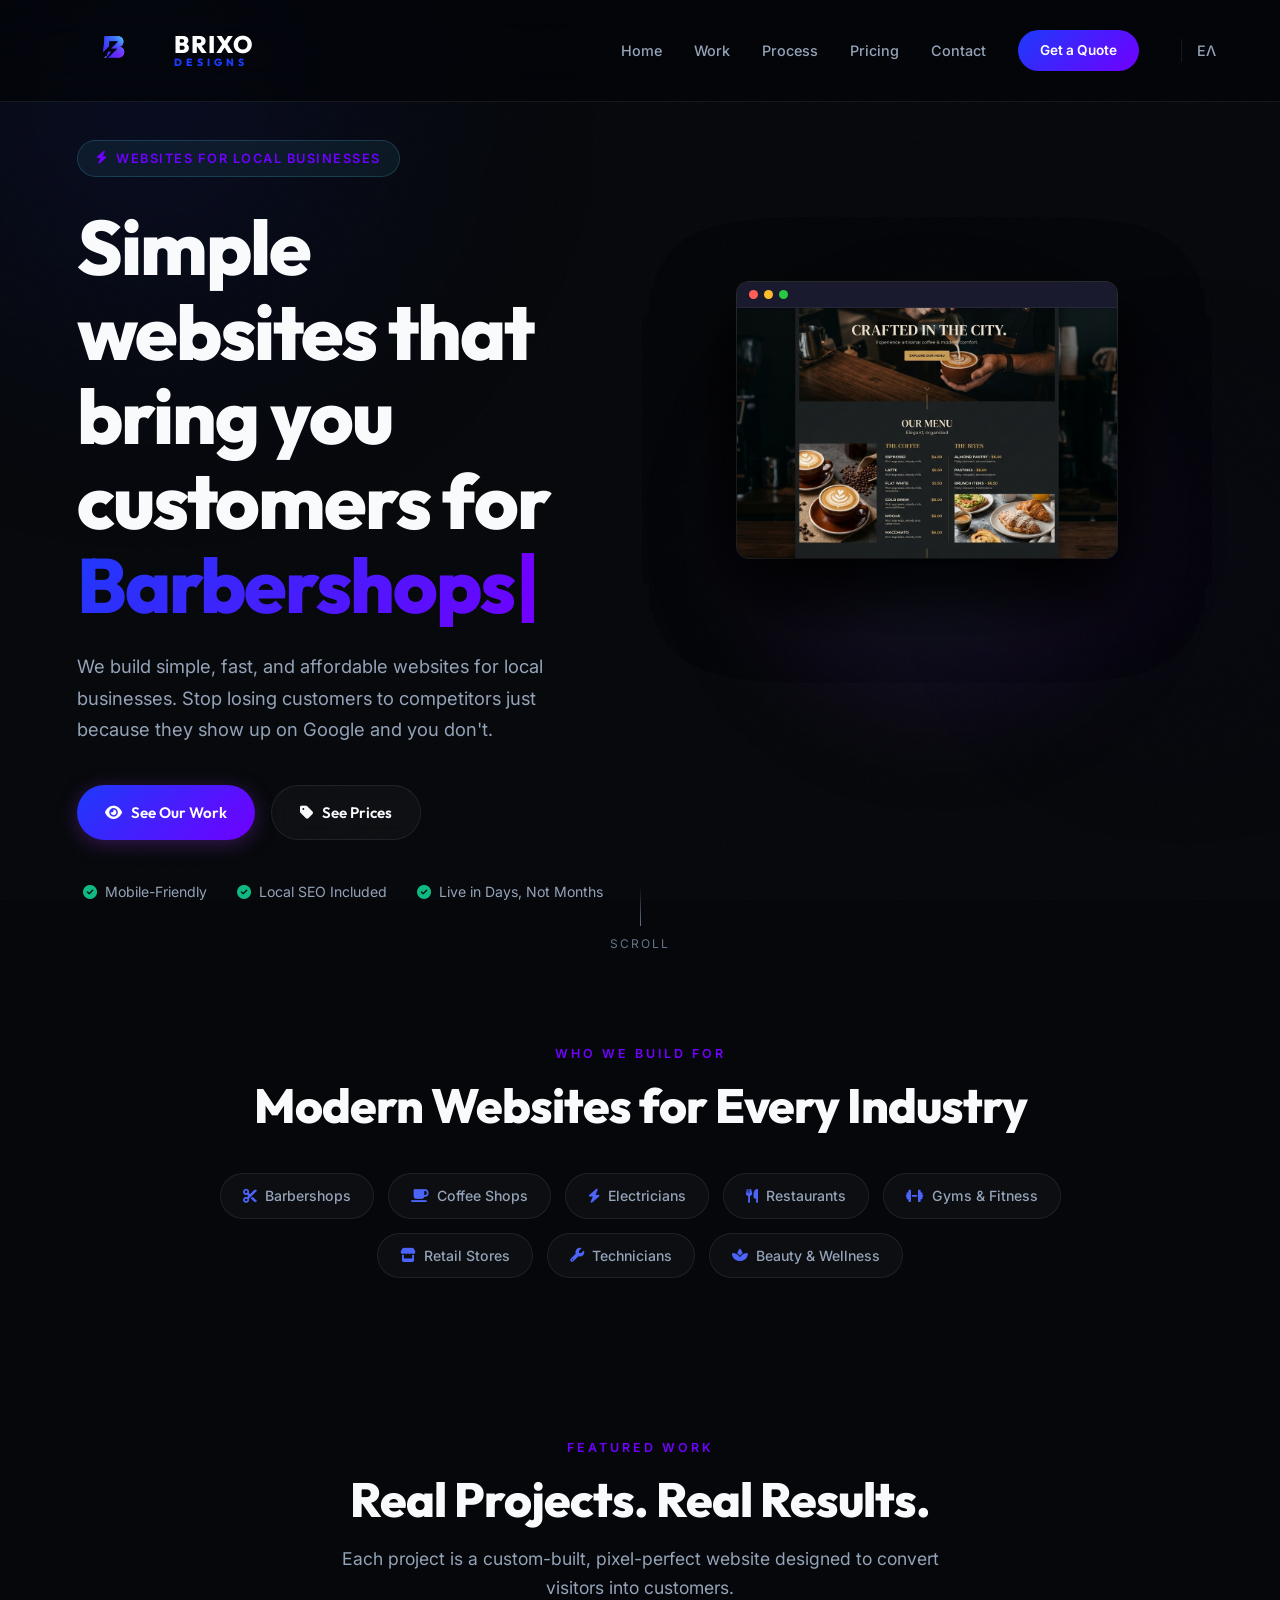
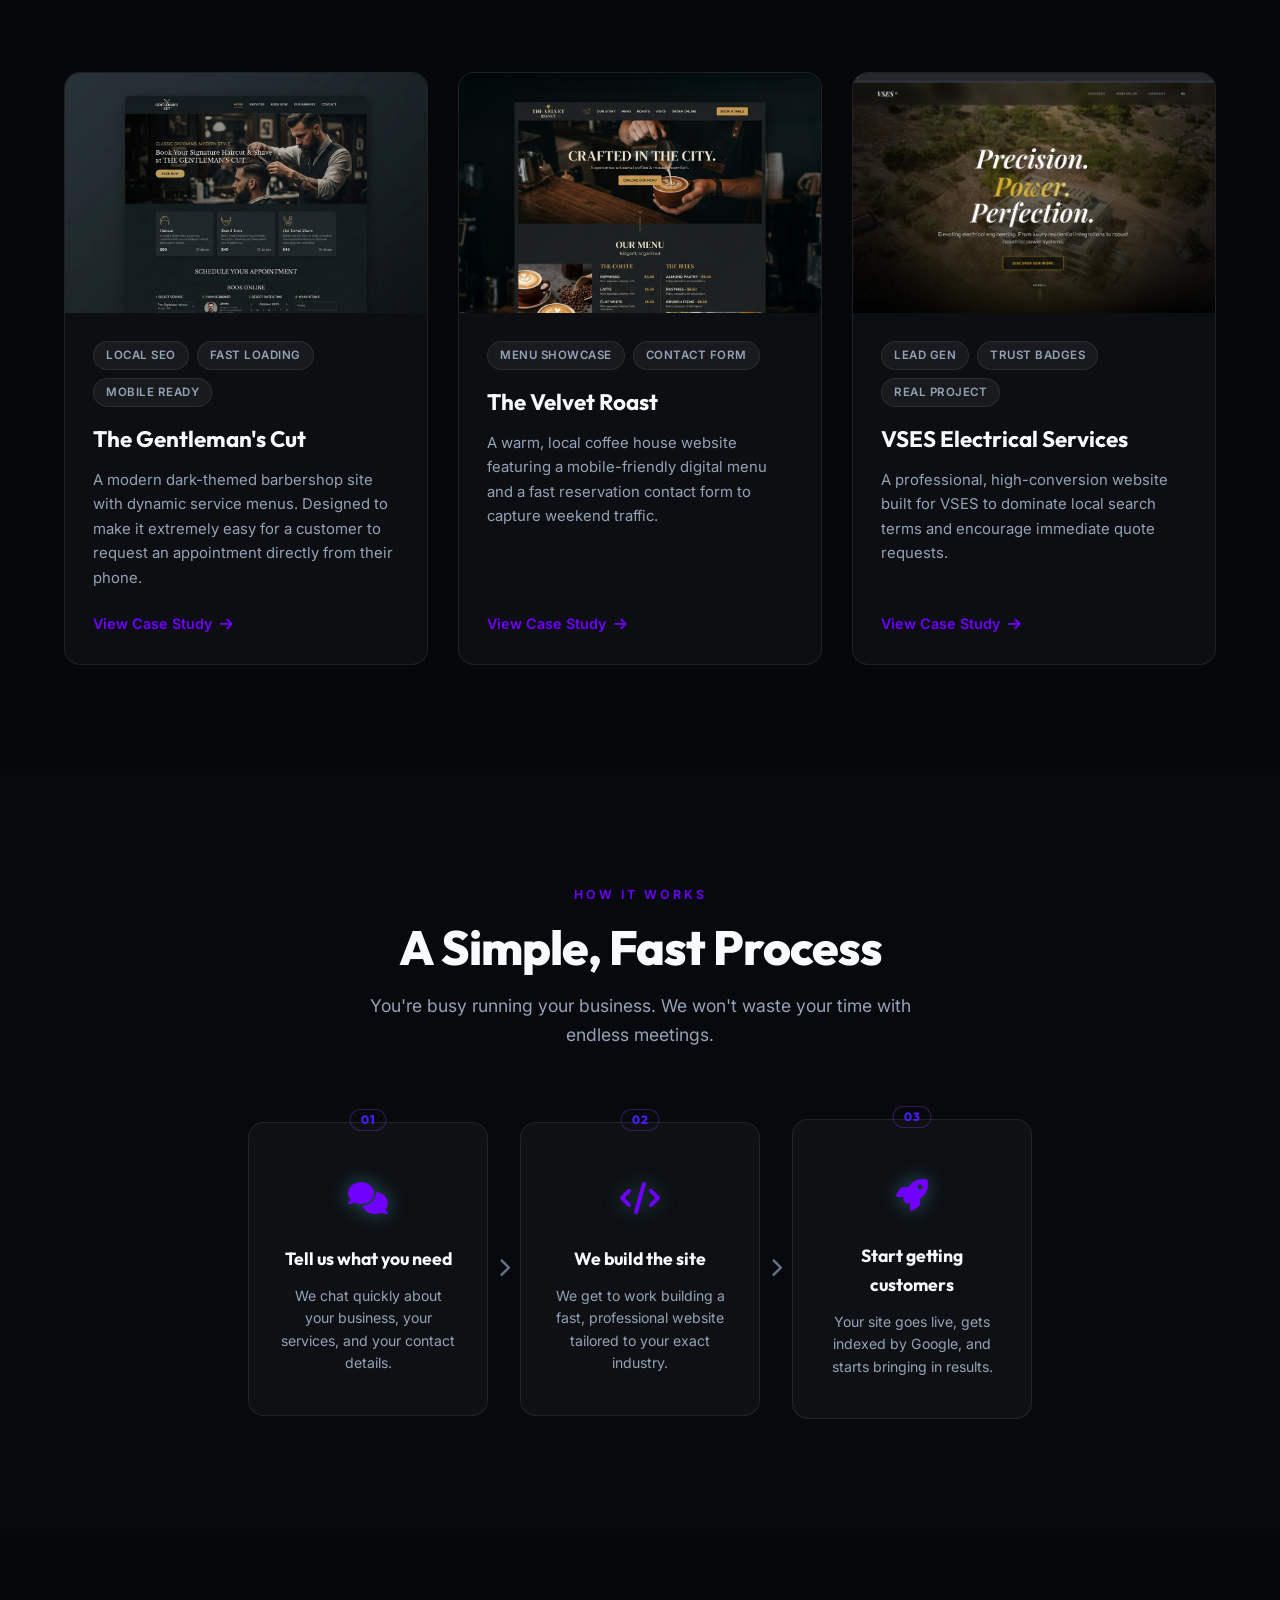
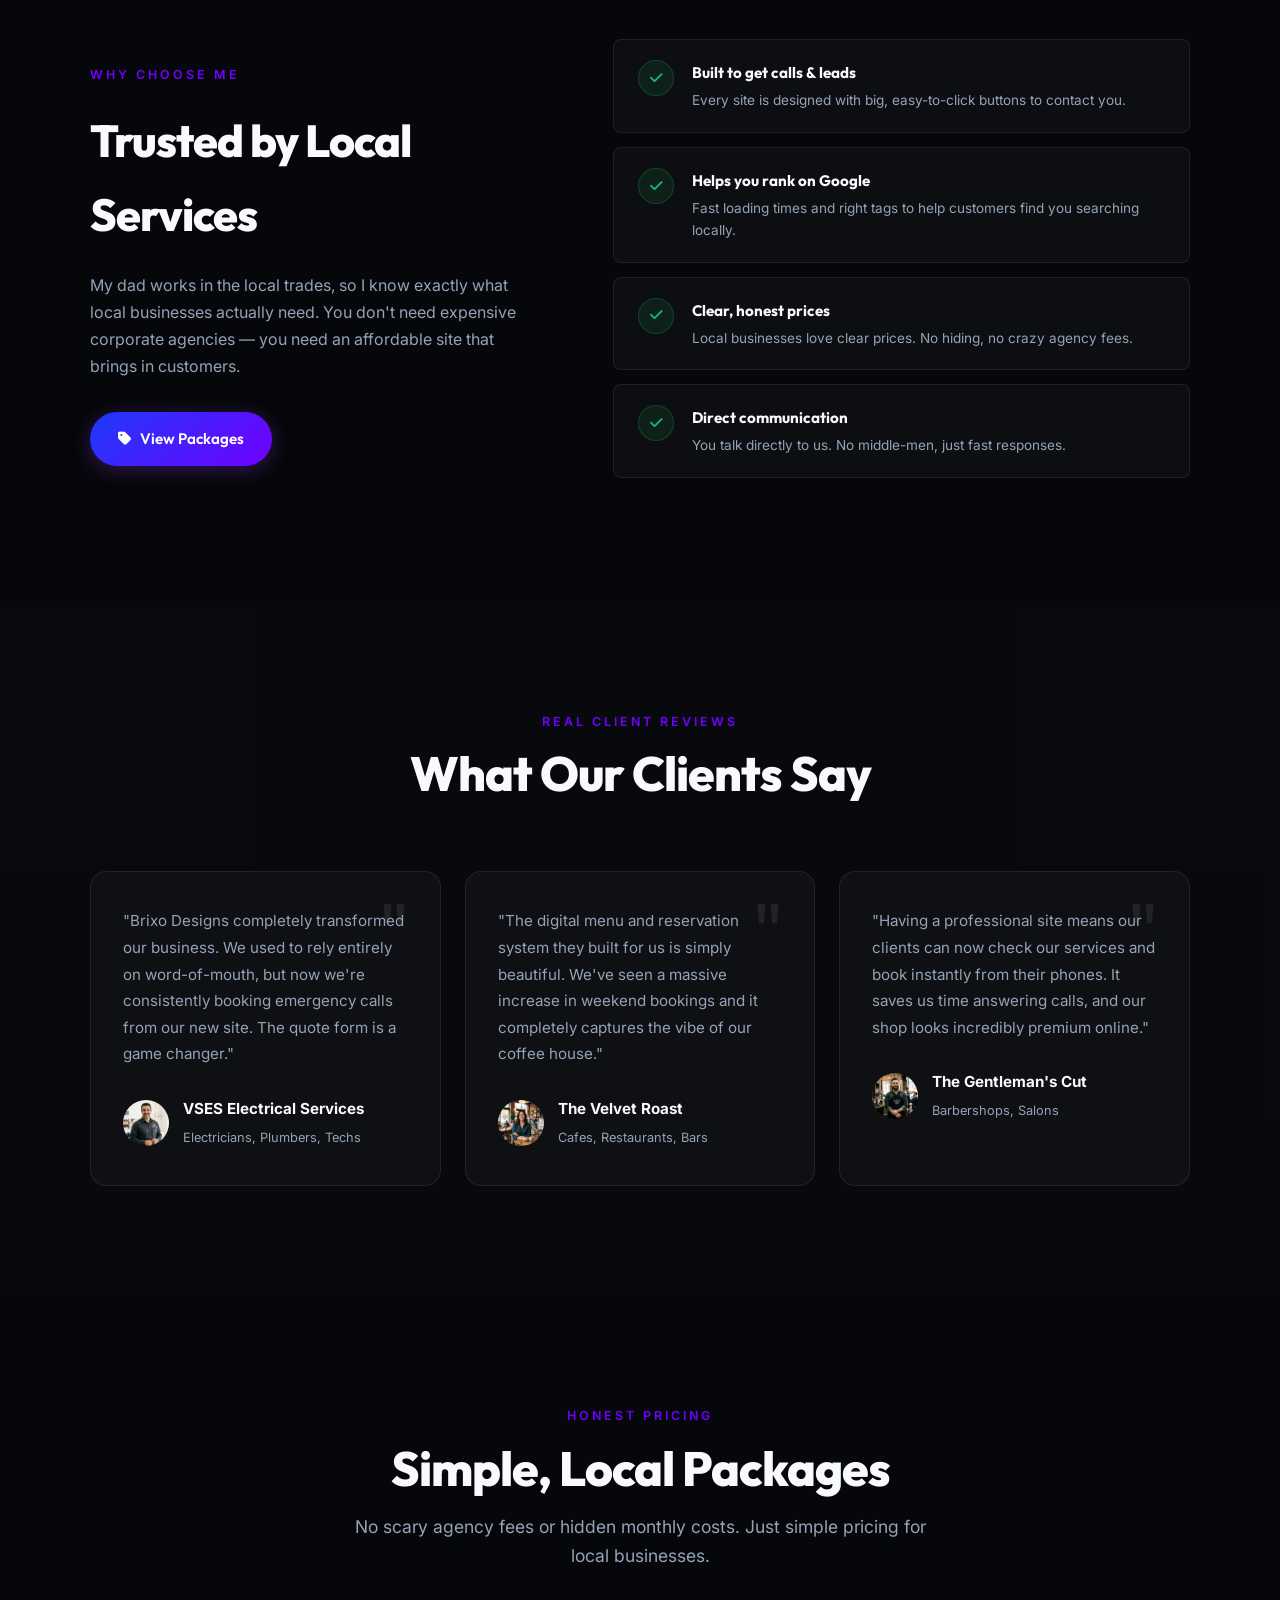
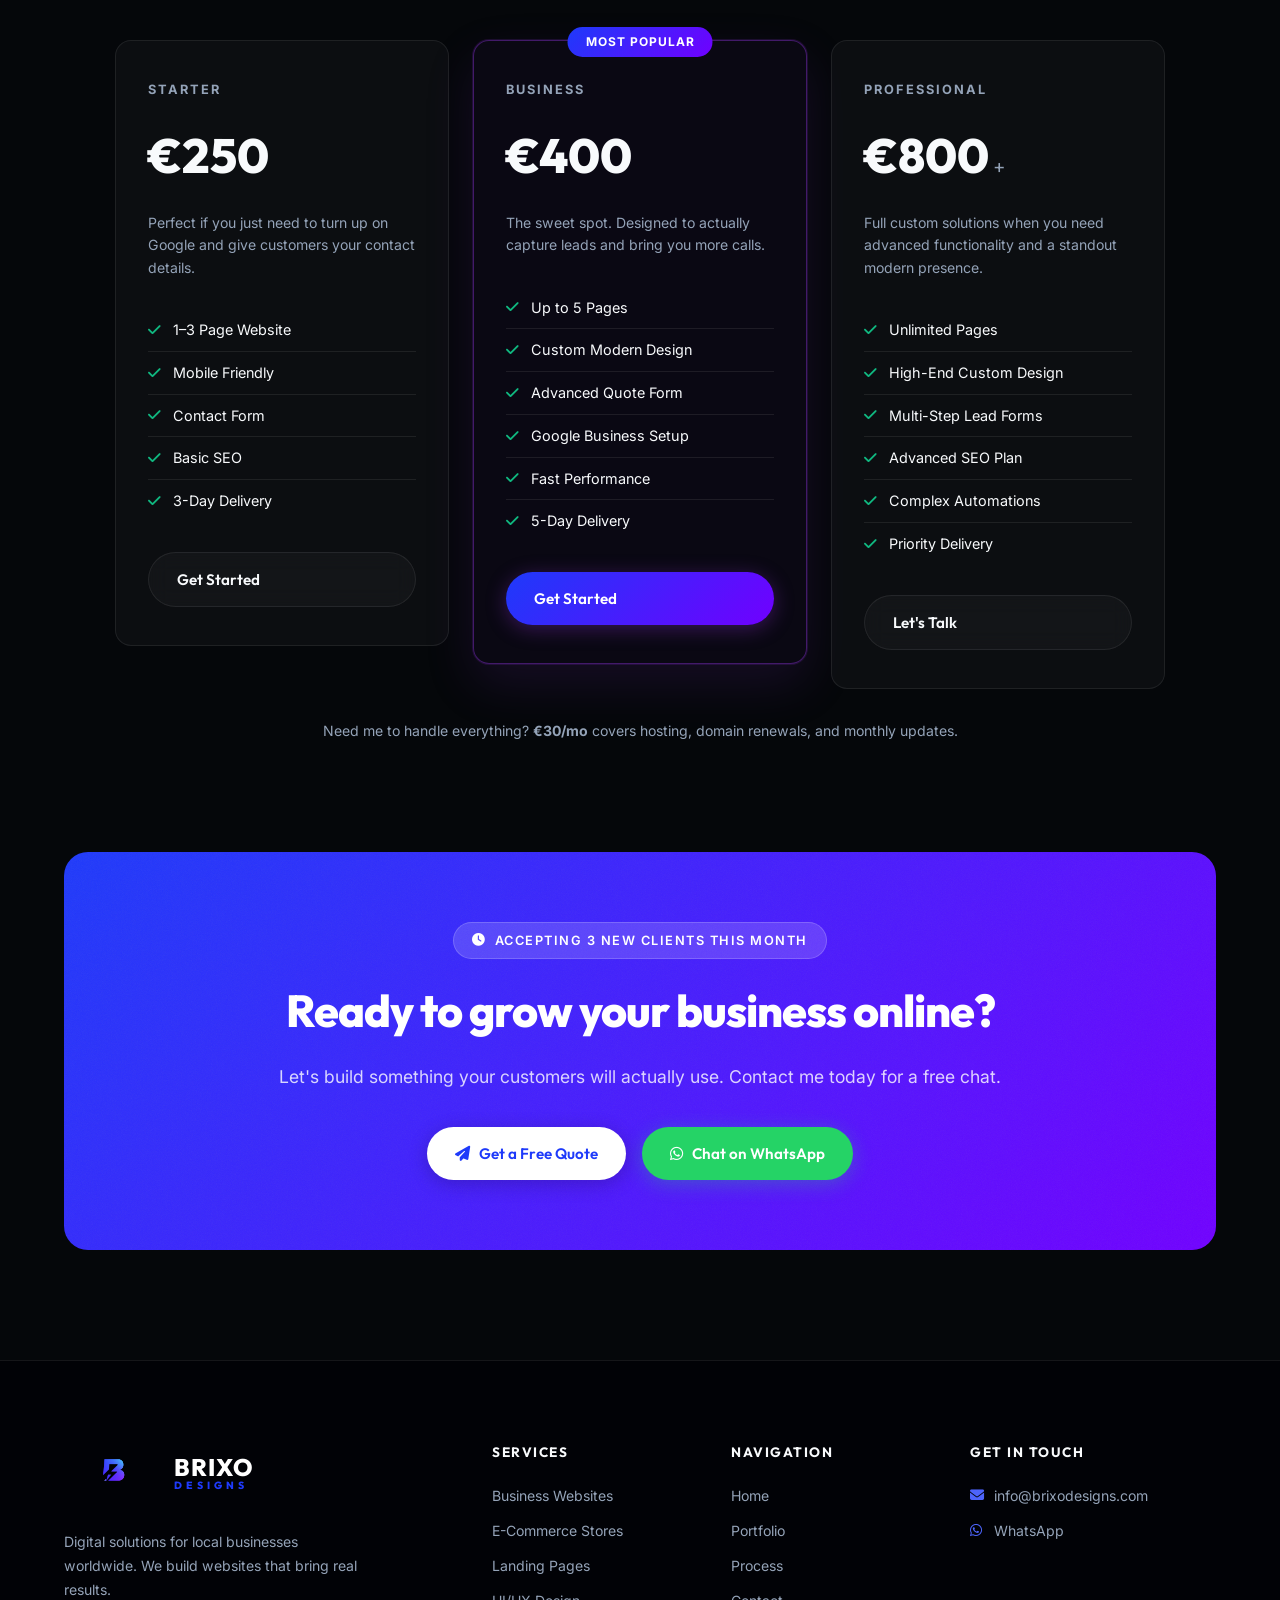
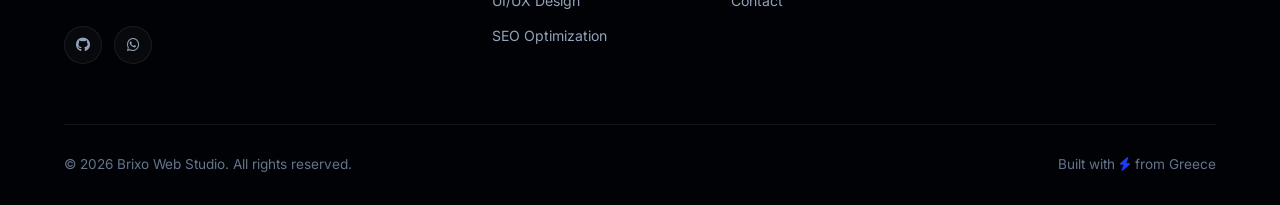
<file: index.html>
<!DOCTYPE html>
<html lang="en">
<head>
    <meta charset="UTF-8">
    <meta name="viewport" content="width=device-width, initial-scale=1.0">
    <meta name="description" content="Brixo Designs — Modern Web Design Studio crafting high-converting websites for local businesses. Fast, simple, and effective digital solutions.">
    <title>Brixo Designs | Premium Web Studio</title>
    <link rel="preconnect" href="https://fonts.googleapis.com">
    <link rel="preconnect" href="https://fonts.gstatic.com" crossorigin>
    <link href="https://fonts.googleapis.com/css2?family=Outfit:wght@300;400;600;700;800&family=Inter:wght@400;500;600&display=swap" rel="stylesheet">
    <link rel="stylesheet" href="https://cdnjs.cloudflare.com/ajax/libs/font-awesome/6.4.0/css/all.min.css">
    <link rel="stylesheet" href="style.css">
</head>
<body>

    <!-- Ambient Background -->
    <div class="blob blob-1"></div>
    <div class="blob blob-2"></div>
    <div class="noise-overlay"></div>

    <!-- NAV -->
    <nav class="navbar" id="navbar">
        <a href="index.html" class="nav-logo">
            <img src="assets/logo.png" alt="Brixo Designs Logo">
            <span>Brixo <small class="brand-sub">Designs</small></span>
        </a>
        <div class="mobile-menu-btn" id="menuBtn">
            <div class="bar"></div><div class="bar"></div><div class="bar"></div>
        </div>
        <div class="nav-links" id="navLinks">
            <a href="index.html" class="active">Home</a>
            <a href="#work">Work</a>
            <a href="#process">Process</a>
            <a href="#pricing">Pricing</a>
            <a href="contact.html">Contact</a>
            <a href="contact.html" class="nav-cta">Get a Quote</a>
            <a href="index-el.html" class="lang-switch">ΕΛ</a>
        </div>
    </nav>

    <!-- HERO -->
    <section class="hero" id="hero">
        <div class="hero-inner">
            <!-- LEFT: TEXT -->
            <div class="hero-content reveal">
                <div class="badge"><i class="fas fa-bolt"></i> Websites for Local Businesses</div>
                <h1>Simple websites that bring you customers for <br><span class="gradient-text typewriter-wrap"><span id="typewriter">Barbershops</span><span class="cursor">|</span></span></h1>
                <p class="hero-sub">We build simple, fast, and affordable websites for local businesses. Stop losing customers to competitors just because they show up on Google and you don't.</p>
                <div class="hero-actions">
                    <a href="#work" class="btn btn-primary"><i class="fas fa-eye"></i> See Our Work</a>
                    <a href="#pricing" class="btn btn-secondary"><i class="fas fa-tag"></i> See Prices</a>
                </div>
                <div class="hero-trust">
                    <div class="trust-item"><i class="fas fa-check-circle"></i> Mobile-Friendly</div>
                    <div class="trust-item"><i class="fas fa-check-circle"></i> Local SEO Included</div>
                    <div class="trust-item"><i class="fas fa-check-circle"></i> Live in Days, Not Months</div>
                </div>
            </div>

            <!-- RIGHT: 3D MOCKUPS -->
            <div class="hero-mockups reveal" style="transition-delay:200ms">
                <div class="mockup-stage">
                    <div class="mockup-card mockup-back">
                        <div class="mockup-browser-bar">
                            <span class="dot"></span><span class="dot"></span><span class="dot"></span>
                        </div>
                        <img src="assets/vses.png" alt="Electrician Demo Website">
                    </div>
                    <div class="mockup-card mockup-mid">
                        <div class="mockup-browser-bar">
                            <span class="dot"></span><span class="dot"></span><span class="dot"></span>
                        </div>
                        <img src="assets/barbershop.png" alt="Barbershop Demo Website">
                    </div>
                    <div class="mockup-card mockup-front">
                        <div class="mockup-browser-bar">
                            <span class="dot"></span><span class="dot"></span><span class="dot"></span>
                        </div>
                        <img src="assets/coffeehouse.png" alt="Coffeehouse Demo Website">
                    </div>
                </div>
            </div>
        </div>

        <div class="hero-scroll-hint">
            <div class="scroll-line"></div>
            <span>Scroll</span>
        </div>
    </section>



    <!-- INDUSTRIES SERVED -->
    <section class="industries-section">
        <div class="section-header reveal">
            <p class="section-label">Who We Build For</p>
            <h2>Modern Websites for Every Industry</h2>
        </div>
        <div class="industries-grid reveal">
            <div class="industry-pill"><i class="fas fa-cut"></i> Barbershops</div>
            <div class="industry-pill"><i class="fas fa-coffee"></i> Coffee Shops</div>
            <div class="industry-pill"><i class="fas fa-bolt"></i> Electricians</div>
            <div class="industry-pill"><i class="fas fa-utensils"></i> Restaurants</div>
            <div class="industry-pill"><i class="fas fa-dumbbell"></i> Gyms & Fitness</div>
            <div class="industry-pill"><i class="fas fa-store"></i> Retail Stores</div>
            <div class="industry-pill"><i class="fas fa-wrench"></i> Technicians</div>
            <div class="industry-pill"><i class="fas fa-spa"></i> Beauty & Wellness</div>
        </div>
    </section>

    <!-- WORK / PORTFOLIO -->
    <section id="work" class="portfolio-section">
        <div class="section-header reveal">
            <p class="section-label">Featured Work</p>
            <h2>Real Projects. Real Results.</h2>
            <p class="section-sub">Each project is a custom-built, pixel-perfect website designed to convert visitors into customers.</p>
        </div>
        <div class="portfolio-grid">

            <div class="port-card reveal">
                <div class="port-card-img">
                    <img src="assets/barbershop.png" alt="Classic Barber Shop Website">
                    <div class="port-card-overlay">
                        <a href="demos/demo-barbershop.html" target="_blank" class="overlay-btn"><i class="fas fa-external-link-alt"></i> Live Demo</a>
                        <a href="case-studies/barbershop.html" class="overlay-btn overlay-btn-ghost">Case Study <i class="fas fa-arrow-right"></i></a>
                    </div>
                </div>
                <div class="port-card-body">
                    <div class="port-tags">
                        <span class="ptag">Local SEO</span><span class="ptag">Fast Loading</span><span class="ptag">Mobile Ready</span>
                    </div>
                    <h3>The Gentleman's Cut</h3>
                    <p>A modern dark-themed barbershop site with dynamic service menus. Designed to make it extremely easy for a customer to request an appointment directly from their phone.</p>
                    <a href="case-studies/barbershop.html" class="card-link">View Case Study <i class="fas fa-arrow-right"></i></a>
                </div>
            </div>

            <div class="port-card reveal" style="transition-delay:100ms">
                <div class="port-card-img">
                    <img src="assets/coffeehouse.png" alt="Coffee House Website">
                    <div class="port-card-overlay">
                        <a href="demos/demo-coffeehouse.html" target="_blank" class="overlay-btn"><i class="fas fa-external-link-alt"></i> Live Demo</a>
                        <a href="case-studies/coffeehouse.html" class="overlay-btn overlay-btn-ghost">Case Study <i class="fas fa-arrow-right"></i></a>
                    </div>
                </div>
                <div class="port-card-body">
                    <div class="port-tags">
                        <span class="ptag">Menu Showcase</span><span class="ptag">Contact Form</span>
                    </div>
                    <h3>The Velvet Roast</h3>
                    <p>A warm, local coffee house website featuring a mobile-friendly digital menu and a fast reservation contact form to capture weekend traffic.</p>
                    <a href="case-studies/coffeehouse.html" class="card-link">View Case Study <i class="fas fa-arrow-right"></i></a>
                </div>
            </div>

            <div class="port-card reveal" style="transition-delay:200ms">
                <div class="port-card-img">
                    <img src="assets/vses.png" alt="VSES Electrical Website">
                    <div class="port-card-overlay">
                        <a href="http://www.vses.net" target="_blank" class="overlay-btn"><i class="fas fa-external-link-alt"></i> Visit Live Site</a>
                        <a href="case-studies/electrician.html" class="overlay-btn overlay-btn-ghost">Case Study <i class="fas fa-arrow-right"></i></a>
                    </div>
                </div>
                <div class="port-card-body">
                    <div class="port-tags">
                        <span class="ptag">Lead Gen</span><span class="ptag">Trust Badges</span><span class="ptag">Real Project</span>
                    </div>
                    <h3>VSES Electrical Services</h3>
                    <p>A professional, high-conversion website built for VSES to dominate local search terms and encourage immediate quote requests.</p>
                    <a href="case-studies/electrician.html" class="card-link">View Case Study <i class="fas fa-arrow-right"></i></a>
                </div>
            </div>

        </div>
    </section>

    <!-- HOW WE WORK - PROCESS -->
    <section id="process" class="process-section">
        <div class="section-header reveal">
            <p class="section-label">How It Works</p>
            <h2>A Simple, Fast Process</h2>
            <p class="section-sub">You're busy running your business. We won't waste your time with endless meetings.</p>
        </div>
        <div class="process-steps">
            <div class="process-step reveal">
                <div class="step-num">01</div>
                <div class="step-icon"><i class="fas fa-comments"></i></div>
                <h3>Tell us what you need</h3>
                <p>We chat quickly about your business, your services, and your contact details.</p>
            </div>
            <div class="process-arrow reveal"><i class="fas fa-chevron-right"></i></div>
            <div class="process-step reveal" style="transition-delay:100ms">
                <div class="step-num">02</div>
                <div class="step-icon"><i class="fas fa-code"></i></div>
                <h3>We build the site</h3>
                <p>We get to work building a fast, professional website tailored to your exact industry.</p>
            </div>
            <div class="process-arrow reveal"><i class="fas fa-chevron-right"></i></div>
            <div class="process-step reveal" style="transition-delay:200ms">
                <div class="step-num">03</div>
                <div class="step-icon"><i class="fas fa-rocket"></i></div>
                <h3>Start getting customers</h3>
                <p>Your site goes live, gets indexed by Google, and starts bringing in results.</p>
            </div>
        </div>
    </section>

    <!-- WHY CHOOSE -->
    <section class="why-section">
        <div class="why-inner">
            <div class="why-left reveal">
                <p class="section-label">Why Choose Me</p>
                <h2>Trusted by Local Services</h2>
                <p class="why-desc">My dad works in the local trades, so I know exactly what local businesses actually need. You don't need expensive corporate agencies — you need an affordable site that brings in customers.</p>
                <a href="#pricing" class="btn btn-primary" style="margin-top:2rem; display:inline-flex;"><i class="fas fa-tag"></i> View Packages</a>
            </div>
            <div class="why-right reveal" style="transition-delay:150ms">
                <div class="why-card">
                    <div class="why-icon positive"><i class="fas fa-check"></i></div>
                    <div><h4>Built to get calls & leads</h4><p>Every site is designed with big, easy-to-click buttons to contact you.</p></div>
                </div>
                <div class="why-card">
                    <div class="why-icon positive"><i class="fas fa-check"></i></div>
                    <div><h4>Helps you rank on Google</h4><p>Fast loading times and right tags to help customers find you searching locally.</p></div>
                </div>
                <div class="why-card">
                    <div class="why-icon positive"><i class="fas fa-check"></i></div>
                    <div><h4>Clear, honest prices</h4><p>Local businesses love clear prices. No hiding, no crazy agency fees.</p></div>
                </div>
                <div class="why-card">
                    <div class="why-icon positive"><i class="fas fa-check"></i></div>
                    <div><h4>Direct communication</h4><p>You talk directly to us. No middle-men, just fast responses.</p></div>
                </div>
            </div>
        </div>
    </section>

    <!-- IMPACT -->
    <section class="testimonials-section">
        <div class="section-header reveal">
            <p class="section-label">Real Client Reviews</p>
            <h2>What Our Clients Say</h2>
        </div>
        <div class="testimonials-grid">
            <div class="testi-card reveal">
                <p class="testi-text">"Brixo Designs completely transformed our business. We used to rely entirely on word-of-mouth, but now we're consistently booking emergency calls from our new site. The quote form is a game changer."</p>
                <div class="testi-author">
                    <div class="testi-avatar"><img src="assets/avatar-vses.png" alt="VSES Electrical Services" style="width:100%;height:100%;object-fit:cover;border-radius:50%;"></div>
                    <div>
                        <strong>VSES Electrical Services</strong>
                        <span>Electricians, Plumbers, Techs</span>
                    </div>
                </div>
            </div>
            <div class="testi-card reveal" style="transition-delay:100ms">
                <p class="testi-text">"The digital menu and reservation system they built for us is simply beautiful. We've seen a massive increase in weekend bookings and it completely captures the vibe of our coffee house."</p>
                <div class="testi-author">
                    <div class="testi-avatar"><img src="assets/avatar-coffeehouse.png" alt="The Velvet Roast" style="width:100%;height:100%;object-fit:cover;border-radius:50%;"></div>
                    <div>
                        <strong>The Velvet Roast</strong>
                        <span>Cafes, Restaurants, Bars</span>
                    </div>
                </div>
            </div>
            <div class="testi-card reveal" style="transition-delay:200ms">
                <p class="testi-text">"Having a professional site means our clients can now check our services and book instantly from their phones. It saves us time answering calls, and our shop looks incredibly premium online."</p>
                <div class="testi-author">
                    <div class="testi-avatar"><img src="assets/avatar-barbershop.png" alt="The Gentleman's Cut" style="width:100%;height:100%;object-fit:cover;border-radius:50%;"></div>
                    <div>
                        <strong>The Gentleman's Cut</strong>
                        <span>Barbershops, Salons</span>
                    </div>
                </div>
            </div>
        </div>
    </section>

    <!-- PRICING -->
    <section id="pricing" class="pricing-section">
        <div class="section-header reveal">
            <p class="section-label">Honest Pricing</p>
            <h2>Simple, Local Packages</h2>
            <p class="section-sub">No scary agency fees or hidden monthly costs. Just simple pricing for local businesses.</p>
        </div>
        <div class="pricing-grid">
            <div class="pricing-card reveal">
                <div class="pricing-header">
                    <p class="pricing-tier">Starter</p>
                    <div class="pricing-price"><span class="price-val">€250</span></div>
                    <p class="pricing-desc">Perfect if you just need to turn up on Google and give customers your contact details.</p>
                </div>
                <ul class="pricing-features">
                    <li><i class="fas fa-check"></i> 1–3 Page Website</li>
                    <li><i class="fas fa-check"></i> Mobile Friendly</li>
                    <li><i class="fas fa-check"></i> Contact Form</li>
                    <li><i class="fas fa-check"></i> Basic SEO</li>
                    <li><i class="fas fa-check"></i> 3-Day Delivery</li>
                </ul>
                <a href="contact.html" class="btn btn-secondary" style="width:100%; text-align:center;">Get Started</a>
            </div>

            <div class="pricing-card pricing-featured reveal" style="transition-delay:100ms">
                <div class="pricing-badge-top">Most Popular</div>
                <div class="pricing-header">
                    <p class="pricing-tier">Business</p>
                    <div class="pricing-price"><span class="price-val">€400</span></div>
                    <p class="pricing-desc">The sweet spot. Designed to actually capture leads and bring you more calls.</p>
                </div>
                <ul class="pricing-features">
                    <li><i class="fas fa-check"></i> Up to 5 Pages</li>
                    <li><i class="fas fa-check"></i> Custom Modern Design</li>
                    <li><i class="fas fa-check"></i> Advanced Quote Form</li>
                    <li><i class="fas fa-check"></i> Google Business Setup</li>
                    <li><i class="fas fa-check"></i> Fast Performance</li>
                    <li><i class="fas fa-check"></i> 5-Day Delivery</li>
                </ul>
                <a href="contact.html" class="btn btn-primary" style="width:100%; text-align:center;">Get Started</a>
            </div>

            <div class="pricing-card reveal" style="transition-delay:200ms">
                <div class="pricing-header">
                    <p class="pricing-tier">Professional</p>
                    <div class="pricing-price"><span class="price-val">€800</span><span class="price-note">+</span></div>
                    <p class="pricing-desc">Full custom solutions when you need advanced functionality and a standout modern presence.</p>
                </div>
                <ul class="pricing-features">
                    <li><i class="fas fa-check"></i> Unlimited Pages</li>
                    <li><i class="fas fa-check"></i> High-End Custom Design</li>
                    <li><i class="fas fa-check"></i> Multi-Step Lead Forms</li>
                    <li><i class="fas fa-check"></i> Advanced SEO Plan</li>
                    <li><i class="fas fa-check"></i> Complex Automations</li>
                    <li><i class="fas fa-check"></i> Priority Delivery</li>
                </ul>
                <a href="contact.html" class="btn btn-secondary" style="width:100%; text-align:center;">Let's Talk</a>
            </div>
        </div>
        <p class="pricing-note reveal" style="margin-top:20px; text-align:center; color:var(--text-muted);">
            Need me to handle everything? <strong>€30/mo</strong> covers hosting, domain renewals, and monthly updates.
        </p>
    </section>

    <!-- FINAL CTA BAND -->
    <section class="cta-band reveal">
        <div class="cta-band-inner">
            <div class="badge" style="margin-bottom:15px; border-color:var(--border-hover);"><i class="fas fa-clock"></i> Accepting 3 New Clients This Month</div>
            <h2>Ready to grow your business online?</h2>
            <p>Let's build something your customers will actually use. Contact me today for a free chat.</p>
            <div class="cta-band-actions">
                <a href="contact.html" class="btn btn-primary"><i class="fas fa-paper-plane"></i> Get a Free Quote</a>
                <a href="https://wa.me/+306938831376" target="_blank" class="btn btn-whatsapp"><i class="fab fa-whatsapp"></i> Chat on WhatsApp</a>
            </div>
        </div>
    </section>

    <!-- FOOTER -->
    <footer class="site-footer">
        <div class="footer-inner">
            <div class="footer-brand">
                <a href="index.html" class="nav-logo" style="margin-bottom: 1.5rem;">
                    <img src="assets/logo.png" alt="Brixo Designs Logo">
                    <span>Brixo <small class="brand-sub">Designs</small></span>
                </a>
                <p>Digital solutions for local businesses worldwide. We build websites that bring real results.</p>
                <div class="footer-socials">
                    <a href="https://github.com/0x-Shadow" target="_blank" aria-label="GitHub"><i class="fab fa-github"></i></a>
                    <a href="https://wa.me/+306938831376" target="_blank" aria-label="WhatsApp"><i class="fab fa-whatsapp"></i></a>
                </div>
            </div>
            <div class="footer-col">
                <h4>Services</h4>
                <a href="#">Business Websites</a>
                <a href="#">E-Commerce Stores</a>
                <a href="#">Landing Pages</a>
                <a href="#">UI/UX Design</a>
                <a href="#">SEO Optimization</a>
            </div>
            <div class="footer-col">
                <h4>Navigation</h4>
                <a href="index.html">Home</a>
                <a href="#work">Portfolio</a>
                <a href="#process">Process</a>
                <a href="contact.html">Contact</a>
            </div>
            <div class="footer-col">
                <h4>Get In Touch</h4>
                <a href="mailto:info@brixodesigns.com"><i class="fas fa-envelope"></i> info@brixodesigns.com</a>
                <a href="https://wa.me/+306938831376" target="_blank"><i class="fab fa-whatsapp"></i> WhatsApp</a>
            </div>
        </div>
        <div class="footer-bottom">
            <p>&copy; 2026 Brixo Web Studio. All rights reserved.</p>
            <p>Built with <i class="fas fa-bolt" style="color:var(--primary);"></i> from Greece</p>
        </div>
    </footer>

    <!-- FLOATING CTA -->
    <a href="contact.html" class="floating-cta" id="floatingCta" title="Get a Free Quote">
        <i class="fas fa-paper-plane"></i>
        <span>Free Quote</span>
    </a>

    <script src="script.js"></script>
</body>
</html>
</file>
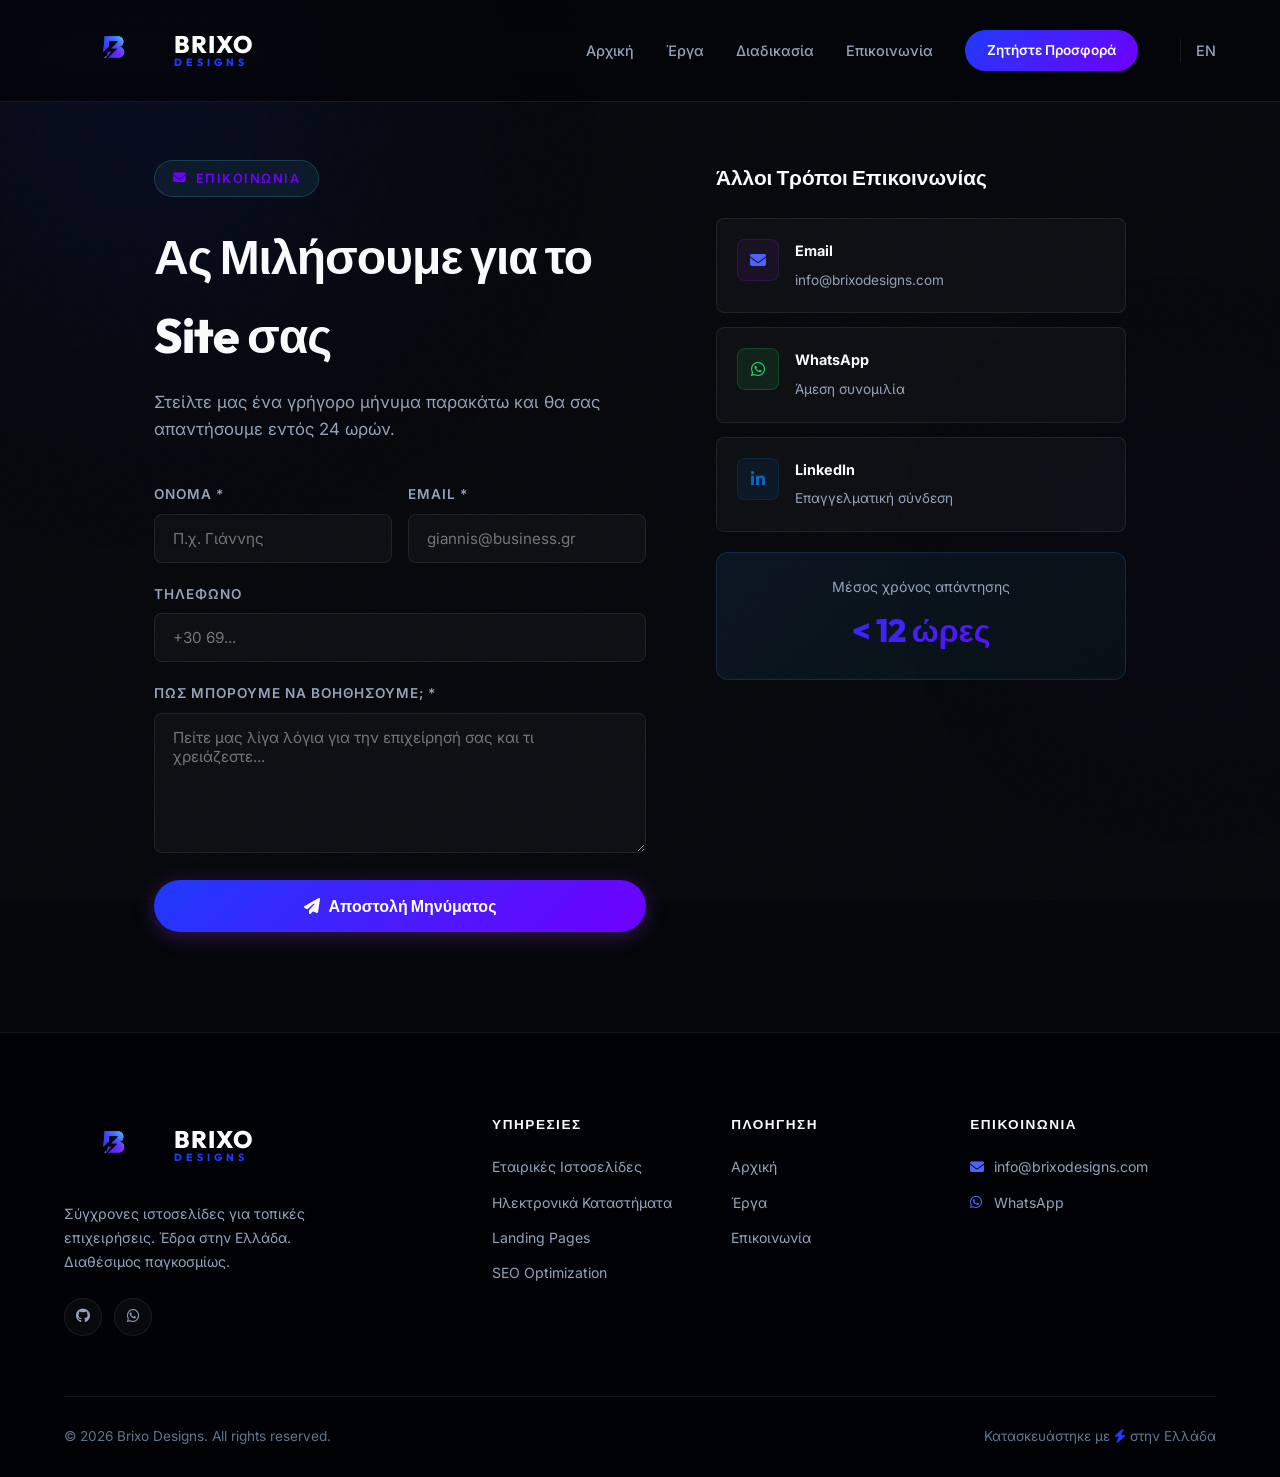
<file: contact-el.html>
﻿<!DOCTYPE html>
<html lang="el">
<head>
    <meta charset="UTF-8">
    <meta name="viewport" content="width=device-width, initial-scale=1.0">
    <meta name="description" content="Επικοινωνήστε με την Brixo Designs. Ζητήστε μια δωρεάν προσφορά για την κατασκευή της ιστοσελίδας σας.">
    <title>Επικοινωνία — Brixo Designs</title>
    <link rel="preconnect" href="https://fonts.googleapis.com">
    <link rel="preconnect" href="https://fonts.gstatic.com" crossorigin>
    <link href="https://fonts.googleapis.com/css2?family=Outfit:wght@300;400;600;700;800&family=Inter:wght@400;500;600&display=swap" rel="stylesheet">
    <link rel="stylesheet" href="https://cdnjs.cloudflare.com/ajax/libs/font-awesome/6.4.0/css/all.min.css">
    <link rel="stylesheet" href="style.css">
</head>
<body>

    <div class="blob blob-1"></div>
    <div class="blob blob-2"></div>
    <div class="noise-overlay"></div>

    <!-- NAV -->
    <nav class="navbar" id="navbar">
        <a href="index.html" class="nav-logo">
            <img src="assets/logo.png" alt="Brixo Designs Logo">
            <span>Brixo <small class="brand-sub">Designs</small></span>
        </a>
        <div class="mobile-menu-btn" id="menuBtn">
            <div class="bar"></div><div class="bar"></div><div class="bar"></div>
        </div>
        <div class="nav-links" id="navLinks">
            <a href="index-el.html">Αρχική</a>
            <a href="index-el.html#work">Έργα</a>
            <a href="index-el.html#process">Διαδικασία</a>
            <a href="contact-el.html" class="active">Επικοινωνία</a>
            <a href="contact-el.html" class="nav-cta">Ζητήστε Προσφορά</a>
            <a href="contact.html" class="lang-switch">EN</a>
        </div>
    </nav>

    <div class="contact-page">
        <div class="contact-grid">

            <!-- LEFT: FORM -->
            <div class="contact-form-wrap reveal">
                <div class="badge" style="margin-bottom:20px;"><i class="fas fa-envelope"></i> Επικοινωνία</div>
                <h1>Ας Μιλήσουμε για το Site σας</h1>
                <p class="sub">Στείλτε μας ένα γρήγορο μήνυμα παρακάτω και θα σας απαντήσουμε εντός 24 ωρών.</p>

                <form action="https://formspree.io/info@brixodesigns.com" method="POST" id="contactForm">
                    <div style="display:grid; grid-template-columns:1fr 1fr; gap:16px;">
                        <div class="form-group">
                            <label for="name">Όνομα *</label>
                            <input type="text" id="name" name="name" placeholder="Π.χ. Γιάννης" required>
                        </div>
                        <div class="form-group">
                            <label for="email">Email *</label>
                            <input type="email" id="email" name="email" placeholder="giannis@business.gr" required>
                        </div>
                    </div>
                    <div class="form-group">
                        <label for="phone">Τηλέφωνο</label>
                        <input type="tel" id="phone" name="phone" placeholder="+30 69...">
                    </div>
                    <div class="form-group">
                        <label for="message">Πώς μπορούμε να βοηθήσουμε; *</label>
                        <textarea id="message" name="message" placeholder="Πείτε μας λίγα λόγια για την επιχείρησή σας και τι χρειάζεστε..." required></textarea>
                    </div>

                    <!-- Honeypot (anti-spam) -->
                    <input type="text" name="_gotcha" style="display:none">

                    <button type="submit" class="btn btn-primary" style="width:100%; justify-content:center; font-size:1rem; padding:16px;">
                        <i class="fas fa-paper-plane"></i> Αποστολή Μηνύματος
                    </button>
                    <p id="form-success" style="display:none; color:#10B981; text-align:center; margin-top:16px; font-weight:600;"><i class="fas fa-check-circle"></i> Εστάλη! Θα απαντήσω εντός 24 ωρών.</p>
                </form>
            </div>

            <!-- RIGHT: INFO -->
            <div class="contact-side reveal" style="transition-delay:150ms;">
                <h3>Άλλοι Τρόποι Επικοινωνίας</h3>

                <a href="mailto:info@brixodesigns.com" class="contact-info-item">
                    <div class="contact-info-icon"><i class="fas fa-envelope"></i></div>
                    <div>
                        <strong>Email</strong>
                        <span>info@brixodesigns.com</span>
                    </div>
                </a>

                <a href="https://wa.me/+306938831376" target="_blank" class="contact-info-item">
                    <div class="contact-info-icon" style="background:rgba(37,211,102,0.1); border-color:rgba(37,211,102,0.2); color:#25D366;"><i class="fab fa-whatsapp"></i></div>
                    <div>
                        <strong>WhatsApp</strong>
                        <span>Άμεση συνομιλία</span>
                    </div>
                </a>

                <a href="https://linkedin.com" target="_blank" class="contact-info-item">
                    <div class="contact-info-icon" style="background:rgba(10,102,194,0.1); border-color:rgba(10,102,194,0.2); color:#0a66c2;"><i class="fab fa-linkedin-in"></i></div>
                    <div>
                        <strong>LinkedIn</strong>
                        <span>Επαγγελματική σύνδεση</span>
                    </div>
                </a>

                <div style="margin-top:20px; background:linear-gradient(135deg,rgba(59,130,246,0.1),rgba(16,185,129,0.05)); border:1px solid rgba(59,130,246,0.2); border-radius:12px; padding:22px; text-align:center;">
                    <p style="color:var(--text-muted); font-size:0.88rem; margin-bottom:6px;">Μέσος χρόνος απάντησης</p>
                    <p style="font-family:'Outfit',sans-serif; font-size:2rem; font-weight:800; background:var(--gradient); -webkit-background-clip:text; background-clip:text; -webkit-text-fill-color:transparent;">&lt; 12 ώρες</p>
                </div>
            </div>

        </div>
    </div>

    <footer class="site-footer">
        <div class="footer-inner">
            <div class="footer-brand">
                <a href="index-el.html" class="nav-logo" style="margin-bottom: 1.5rem;">
                    <img src="assets/logo.png" alt="Brixo Designs Logo">
                    <span>Brixo <small class="brand-sub">Designs</small></span>
                </a>
                <p>Σύγχρονες ιστοσελίδες για τοπικές επιχειρήσεις. Έδρα στην Ελλάδα. Διαθέσιμος παγκοσμίως.</p>
                <div class="footer-socials">
                    <a href="https://github.com/0x-Shadow" target="_blank"><i class="fab fa-github"></i></a>
                    <a href="https://wa.me/+306938831376" target="_blank"><i class="fab fa-whatsapp"></i></a>
                </div>
            </div>
            <div class="footer-col">
                <h4>Υπηρεσίες</h4>
                <a href="#">Εταιρικές Ιστοσελίδες</a>
                <a href="#">Ηλεκτρονικά Καταστήματα</a>
                <a href="#">Landing Pages</a>
                <a href="#">SEO Optimization</a>
            </div>
            <div class="footer-col">
                <h4>Πλοήγηση</h4>
                <a href="index-el.html">Αρχική</a>
                <a href="index-el.html#work">Έργα</a>
                <a href="contact-el.html">Επικοινωνία</a>
            </div>
            <div class="footer-col">
                <h4>Επικοινωνία</h4>
                <a href="mailto:info@brixodesigns.com"><i class="fas fa-envelope"></i> info@brixodesigns.com</a>
                <a href="https://wa.me/+306938831376" target="_blank"><i class="fab fa-whatsapp"></i> WhatsApp</a>
            </div>
        </div>
        <div class="footer-bottom">
            <p>&copy; 2026 Brixo Designs. All rights reserved.</p>
            <p>Κατασκευάστηκε με <i class="fas fa-bolt" style="color:var(--primary);"></i> στην Ελλάδα</p>
        </div>
    </footer>

    <script src="script.js"></script>
    <script>
        // Form success handler
        const form = document.getElementById('contactForm');
        if (form) {
            form.addEventListener('submit', async (e) => {
                e.preventDefault();
                const btn = form.querySelector('button[type="submit"]');
                btn.innerHTML = '<i class="fas fa-spinner fa-spin"></i> Sending…';
                btn.disabled = true;

                try {
                    const res = await fetch(form.action, {
                        method: 'POST',
                        body: new FormData(form),
                        headers: { Accept: 'application/json' }
                    });
                    if (res.ok) {
                        form.reset();
                        document.getElementById('form-success').style.display = 'block';
                        btn.innerHTML = '<i class="fas fa-check"></i> Sent!';
                    } else {
                        btn.innerHTML = '<i class="fas fa-paper-plane"></i> Send My Request';
                        btn.disabled = false;
                        alert('Something went wrong — please try emailing directly.');
                    }
                } catch {
                    btn.innerHTML = '<i class="fas fa-paper-plane"></i> Send My Request';
                    btn.disabled = false;
                }
            });
        }
    </script>
</body>
</html>
</file>
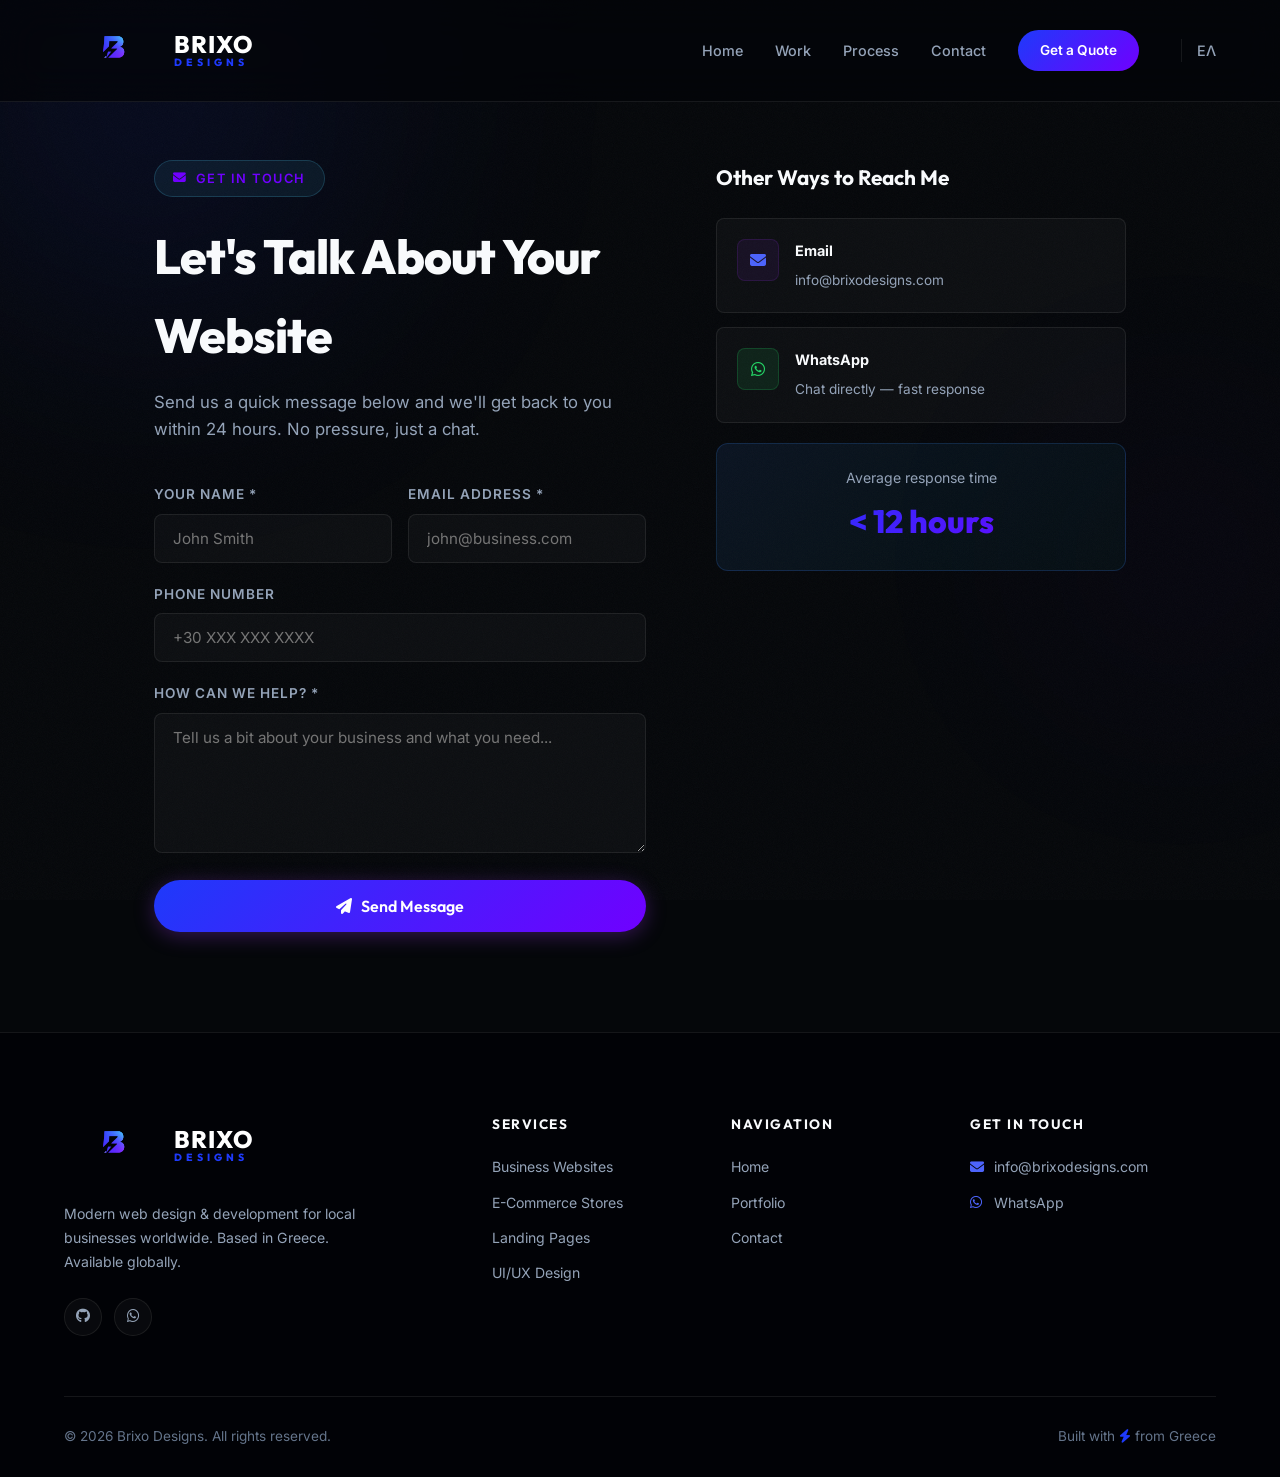
<file: contact.html>
﻿<!DOCTYPE html>
<html lang="en">
<head>
    <meta charset="UTF-8">
    <meta name="viewport" content="width=device-width, initial-scale=1.0">
    <meta name="description" content="Get in touch with Brixo Designs. Request a free quote for your custom website design and development project.">
    <title>Contact — Brixo Designs</title>
    <link rel="preconnect" href="https://fonts.googleapis.com">
    <link rel="preconnect" href="https://fonts.gstatic.com" crossorigin>
    <link href="https://fonts.googleapis.com/css2?family=Outfit:wght@300;400;600;700;800&family=Inter:wght@400;500;600&display=swap" rel="stylesheet">
    <link rel="stylesheet" href="https://cdnjs.cloudflare.com/ajax/libs/font-awesome/6.4.0/css/all.min.css">
    <link rel="stylesheet" href="style.css">
</head>
<body>

    <div class="blob blob-1"></div>
    <div class="blob blob-2"></div>
    <div class="noise-overlay"></div>

    <!-- NAV -->
    <nav class="navbar" id="navbar">
        <a href="index.html" class="nav-logo">
            <img src="assets/logo.png" alt="Brixo Designs Logo">
            <span>Brixo <small class="brand-sub">Designs</small></span>
        </a>
        <div class="mobile-menu-btn" id="menuBtn">
            <div class="bar"></div><div class="bar"></div><div class="bar"></div>
        </div>
        <div class="nav-links" id="navLinks">
            <a href="index.html">Home</a>
            <a href="index.html#work">Work</a>
            <a href="index.html#process">Process</a>
            <a href="contact.html" class="active">Contact</a>
            <a href="contact.html" class="nav-cta">Get a Quote</a>
            <a href="contact-el.html" class="lang-switch">ΕΛ</a>
        </div>
    </nav>

    <div class="contact-page">
        <div class="contact-grid">

            <!-- LEFT: FORM -->
            <div class="contact-form-wrap reveal">
                <div class="badge" style="margin-bottom:20px;"><i class="fas fa-envelope"></i> Get In Touch</div>
                <h1>Let's Talk About Your Website</h1>
                <p class="sub">Send us a quick message below and we'll get back to you within 24 hours. No pressure, just a chat.</p>

                <form action="https://formspree.io/info@brixodesigns.com" method="POST" id="contactForm">
                    <div style="display:grid; grid-template-columns:1fr 1fr; gap:16px;">
                        <div class="form-group">
                            <label for="name">Your Name *</label>
                            <input type="text" id="name" name="name" placeholder="John Smith" required>
                        </div>
                        <div class="form-group">
                            <label for="email">Email Address *</label>
                            <input type="email" id="email" name="email" placeholder="john@business.com" required>
                        </div>
                    </div>
                    <div class="form-group">
                        <label for="phone">Phone Number</label>
                        <input type="tel" id="phone" name="phone" placeholder="+30 XXX XXX XXXX">
                    </div>
                    <div class="form-group">
                        <label for="message">How can we help? *</label>
                        <textarea id="message" name="message" placeholder="Tell us a bit about your business and what you need..." required></textarea>
                    </div>

                    <!-- Honeypot (anti-spam) -->
                    <input type="text" name="_gotcha" style="display:none">

                    <button type="submit" class="btn btn-primary" style="width:100%; justify-content:center; font-size:1rem; padding:16px;">
                        <i class="fas fa-paper-plane"></i> Send Message
                    </button>
                    <p id="form-success" style="display:none; color:#10B981; text-align:center; margin-top:16px; font-weight:600;"><i class="fas fa-check-circle"></i> Message sent! I'll reply within 24 hours.</p>
                </form>
            </div>

            <!-- RIGHT: INFO -->
            <div class="contact-side reveal" style="transition-delay:150ms;">
                <h3>Other Ways to Reach Me</h3>

                <a href="mailto:info@brixodesigns.com" class="contact-info-item">
                    <div class="contact-info-icon"><i class="fas fa-envelope"></i></div>
                    <div>
                        <strong>Email</strong>
                        <span>info@brixodesigns.com</span>
                    </div>
                </a>

                <a href="https://wa.me/+306938831376" target="_blank" class="contact-info-item">
                    <div class="contact-info-icon" style="background:rgba(37,211,102,0.1); border-color:rgba(37,211,102,0.2); color:#25D366;"><i class="fab fa-whatsapp"></i></div>
                    <div>
                        <strong>WhatsApp</strong>
                        <span>Chat directly — fast response</span>
                    </div>
                </a>


                <div style="margin-top:20px; background:linear-gradient(135deg,rgba(59,130,246,0.1),rgba(16,185,129,0.05)); border:1px solid rgba(59,130,246,0.2); border-radius:12px; padding:22px; text-align:center;">
                    <p style="color:var(--text-muted); font-size:0.88rem; margin-bottom:6px;">Average response time</p>
                    <p style="font-family:'Outfit',sans-serif; font-size:2rem; font-weight:800; background:var(--gradient); -webkit-background-clip:text; background-clip:text; -webkit-text-fill-color:transparent;">&lt; 12 hours</p>
                </div>
            </div>

        </div>
    </div>

    <footer class="site-footer">
        <div class="footer-inner">
            <div class="footer-brand">
                <a href="index.html" class="nav-logo" style="margin-bottom: 1.5rem;">
                    <img src="assets/logo.png" alt="Brixo Designs Logo">
                    <span>Brixo <small class="brand-sub">Designs</small></span>
                </a>
                <p>Modern web design & development for local businesses worldwide. Based in Greece. Available globally.</p>
                <div class="footer-socials">
                    <a href="https://github.com/0x-Shadow" target="_blank"><i class="fab fa-github"></i></a>
                    <a href="https://wa.me/+306938831376" target="_blank"><i class="fab fa-whatsapp"></i></a>
                </div>
            </div>
            <div class="footer-col">
                <h4>Services</h4>
                <a href="#">Business Websites</a>
                <a href="#">E-Commerce Stores</a>
                <a href="#">Landing Pages</a>
                <a href="#">UI/UX Design</a>
            </div>
            <div class="footer-col">
                <h4>Navigation</h4>
                <a href="index.html">Home</a>
                <a href="index.html#work">Portfolio</a>
                <a href="contact.html">Contact</a>
            </div>
            <div class="footer-col">
                <h4>Get In Touch</h4>
                <a href="mailto:info@brixodesigns.com"><i class="fas fa-envelope"></i> info@brixodesigns.com</a>
                <a href="https://wa.me/+306938831376" target="_blank"><i class="fab fa-whatsapp"></i> WhatsApp</a>
            </div>
        </div>
        <div class="footer-bottom">
            <p>&copy; 2026 Brixo Designs. All rights reserved.</p>
            <p>Built with <i class="fas fa-bolt" style="color:var(--primary);"></i> from Greece</p>
        </div>
    </footer>

    <script src="script.js"></script>
    <script>
        // Form success handler
        const form = document.getElementById('contactForm');
        if (form) {
            form.addEventListener('submit', async (e) => {
                e.preventDefault();
                const btn = form.querySelector('button[type="submit"]');
                btn.innerHTML = '<i class="fas fa-spinner fa-spin"></i> Sending…';
                btn.disabled = true;

                try {
                    const res = await fetch(form.action, {
                        method: 'POST',
                        body: new FormData(form),
                        headers: { Accept: 'application/json' }
                    });
                    if (res.ok) {
                        form.reset();
                        document.getElementById('form-success').style.display = 'block';
                        btn.innerHTML = '<i class="fas fa-check"></i> Sent!';
                    } else {
                        btn.innerHTML = '<i class="fas fa-paper-plane"></i> Send My Request';
                        btn.disabled = false;
                        alert('Something went wrong — please try emailing directly.');
                    }
                } catch {
                    btn.innerHTML = '<i class="fas fa-paper-plane"></i> Send My Request';
                    btn.disabled = false;
                }
            });
        }
    </script>
</body>
</html>
</file>
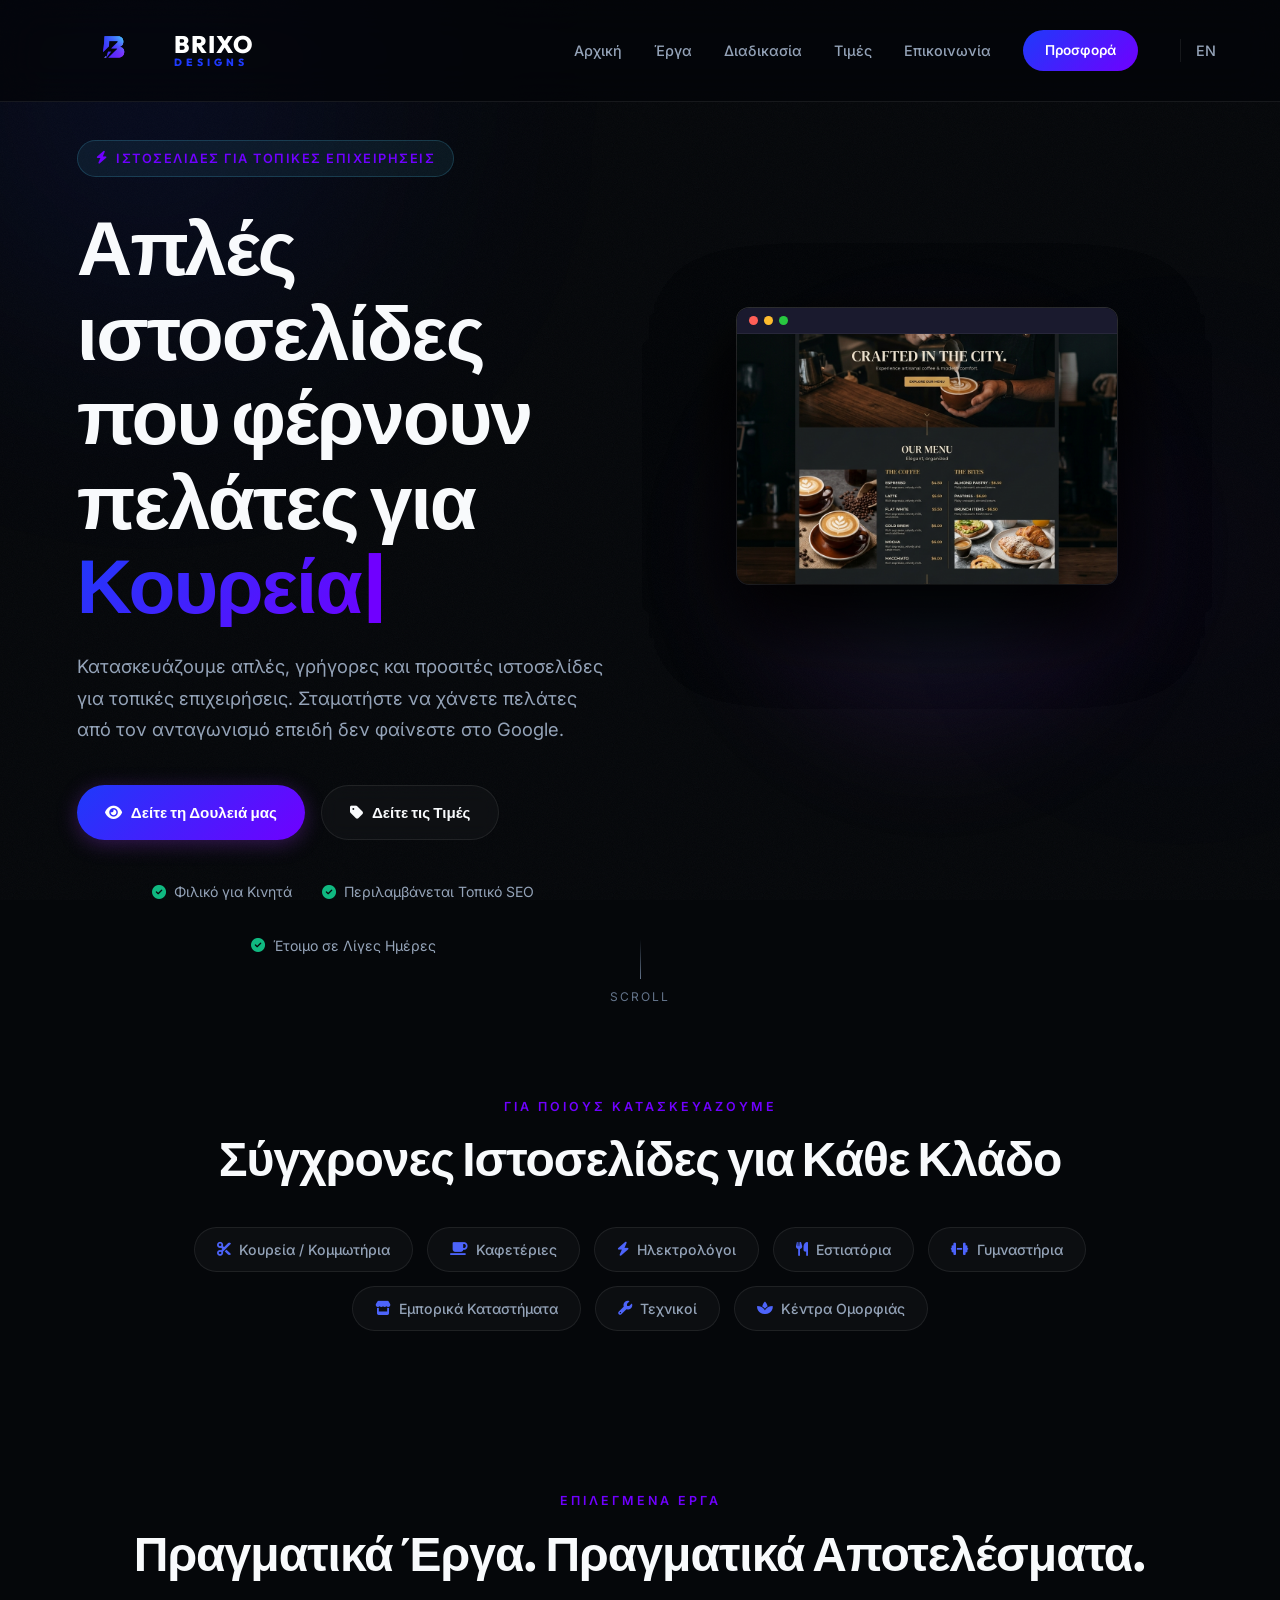
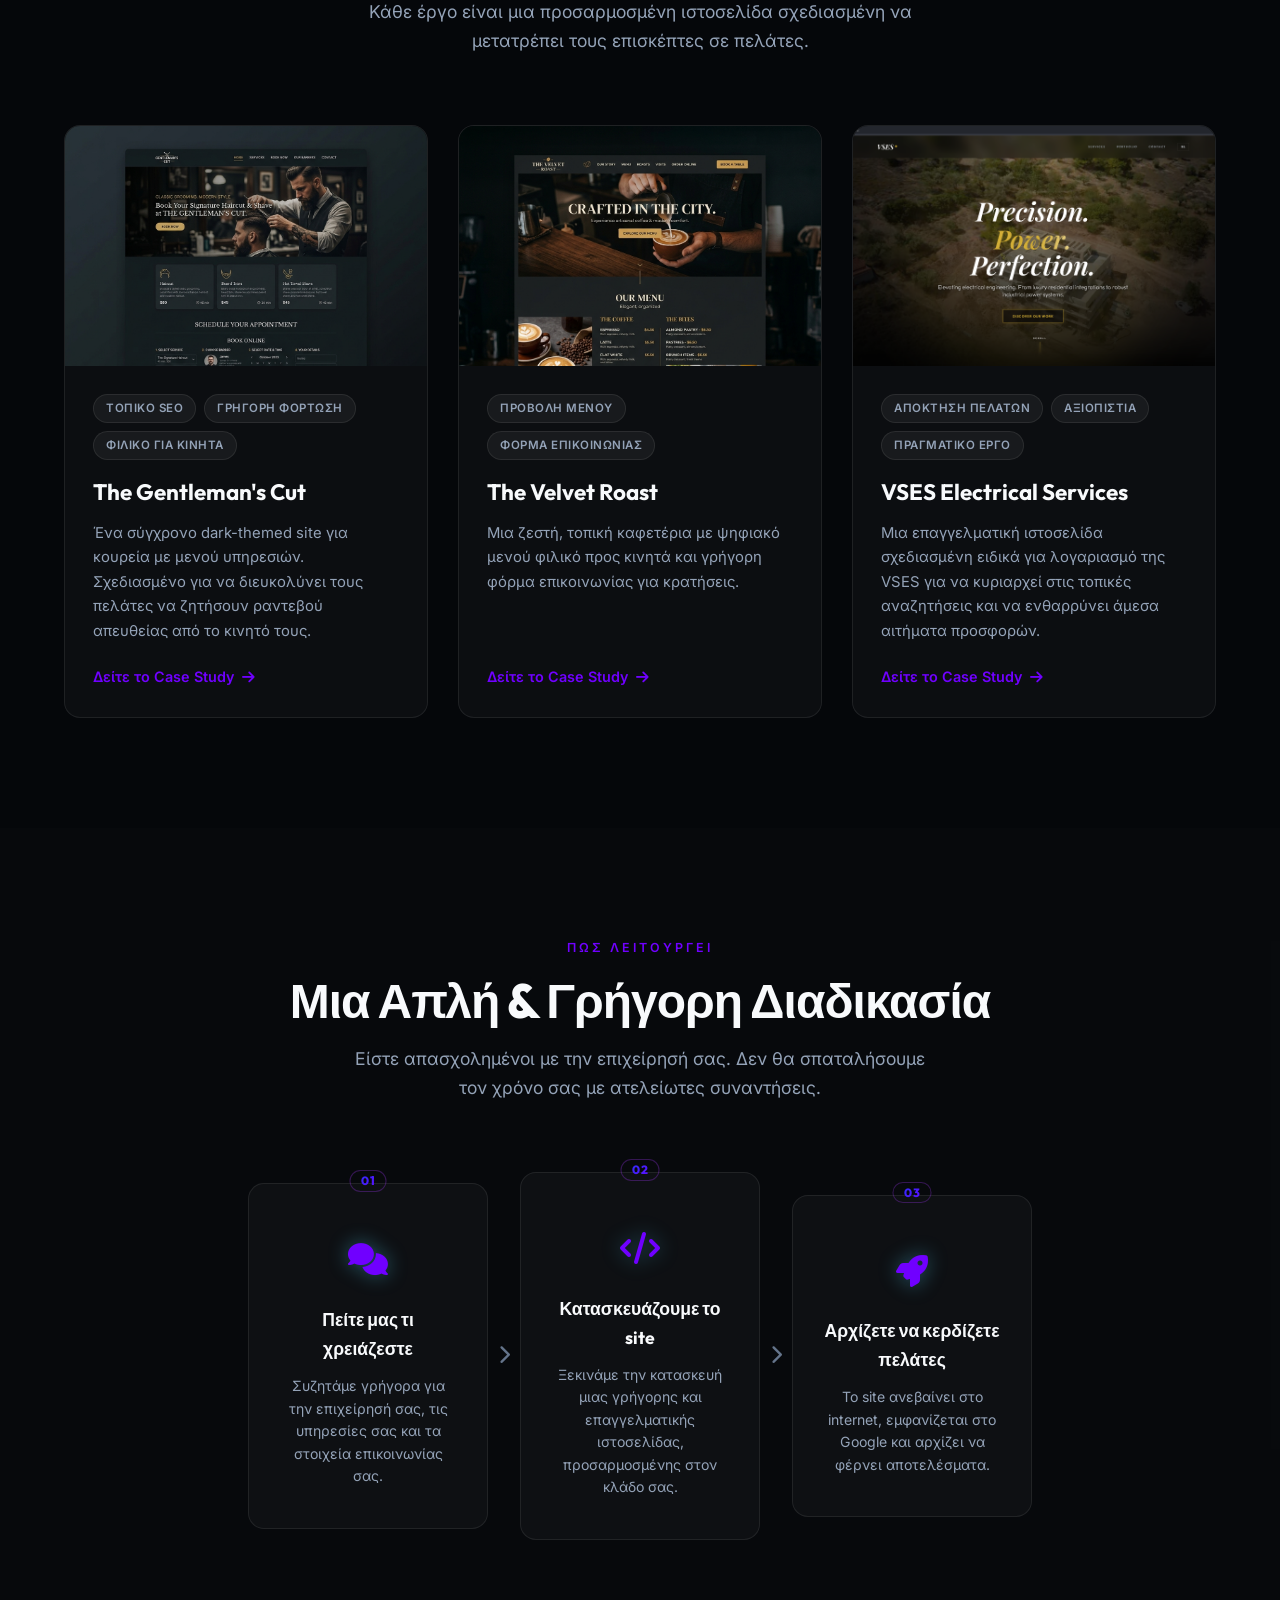
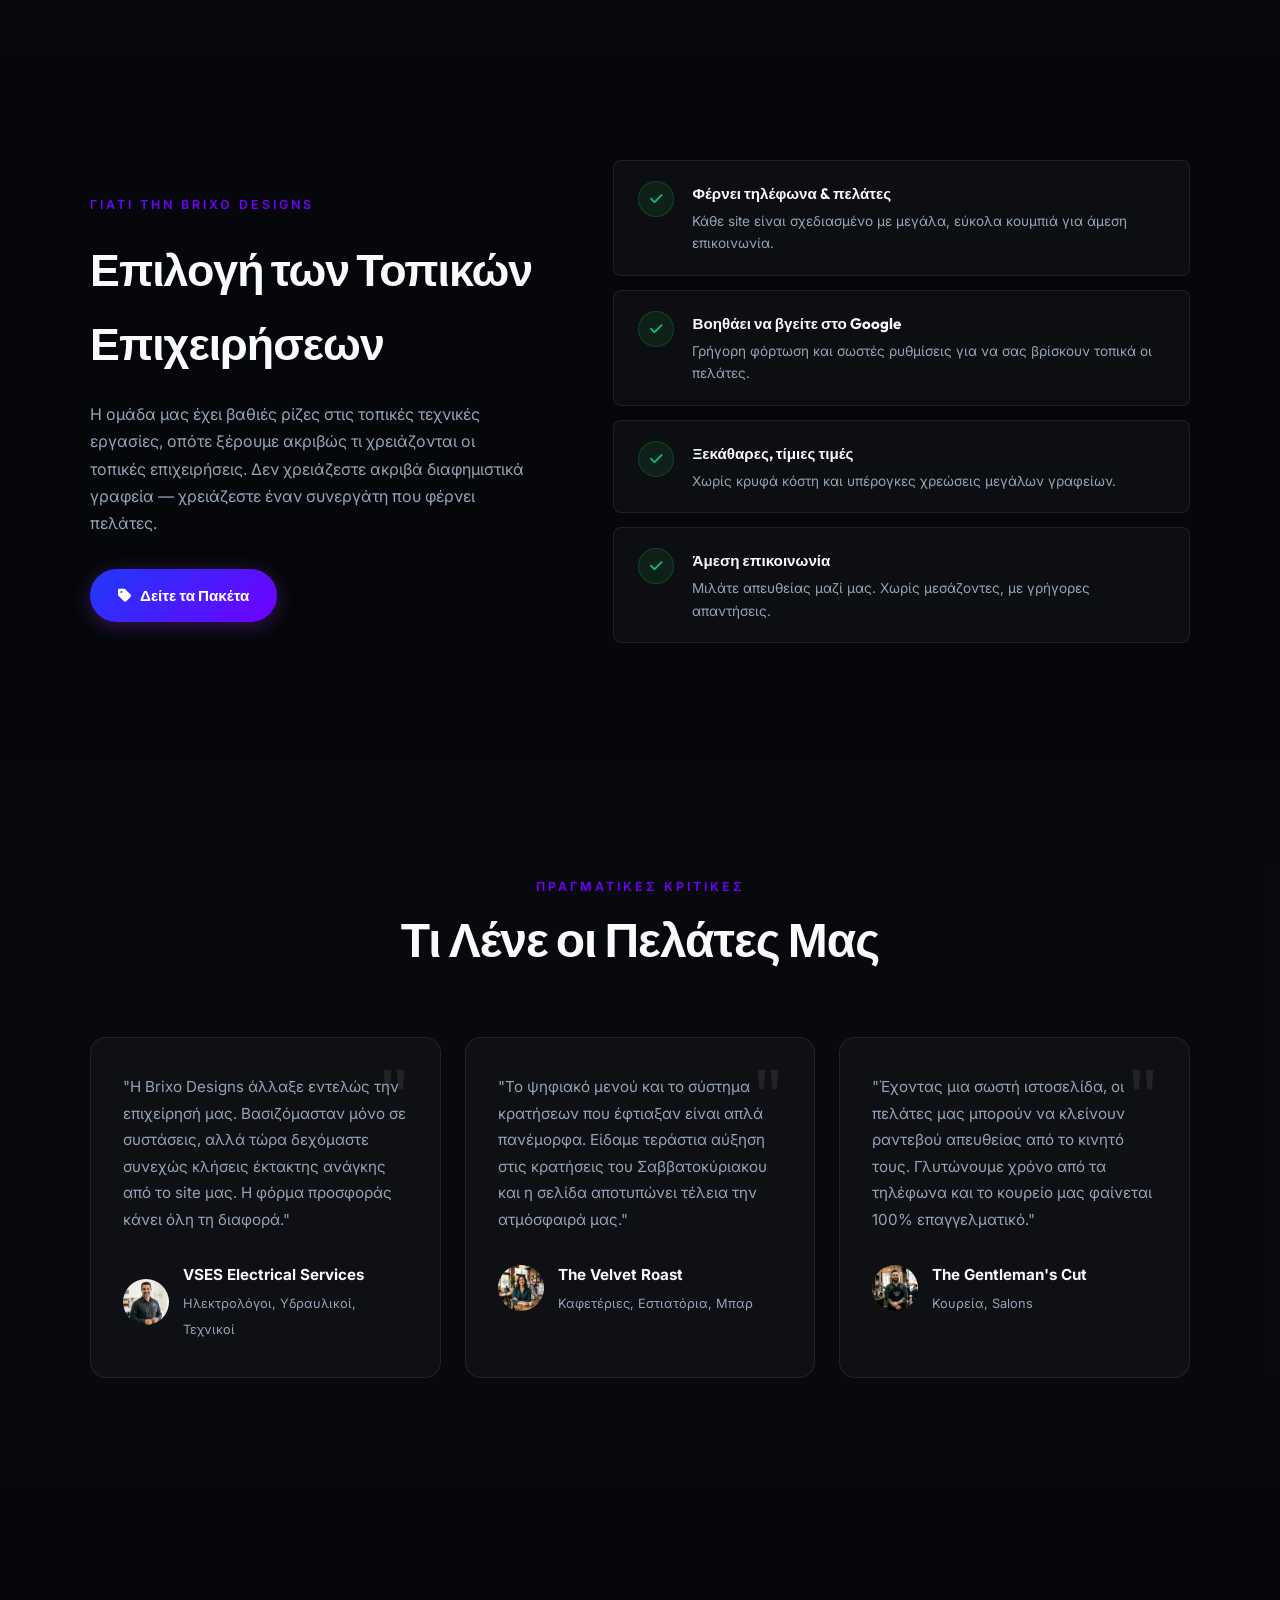
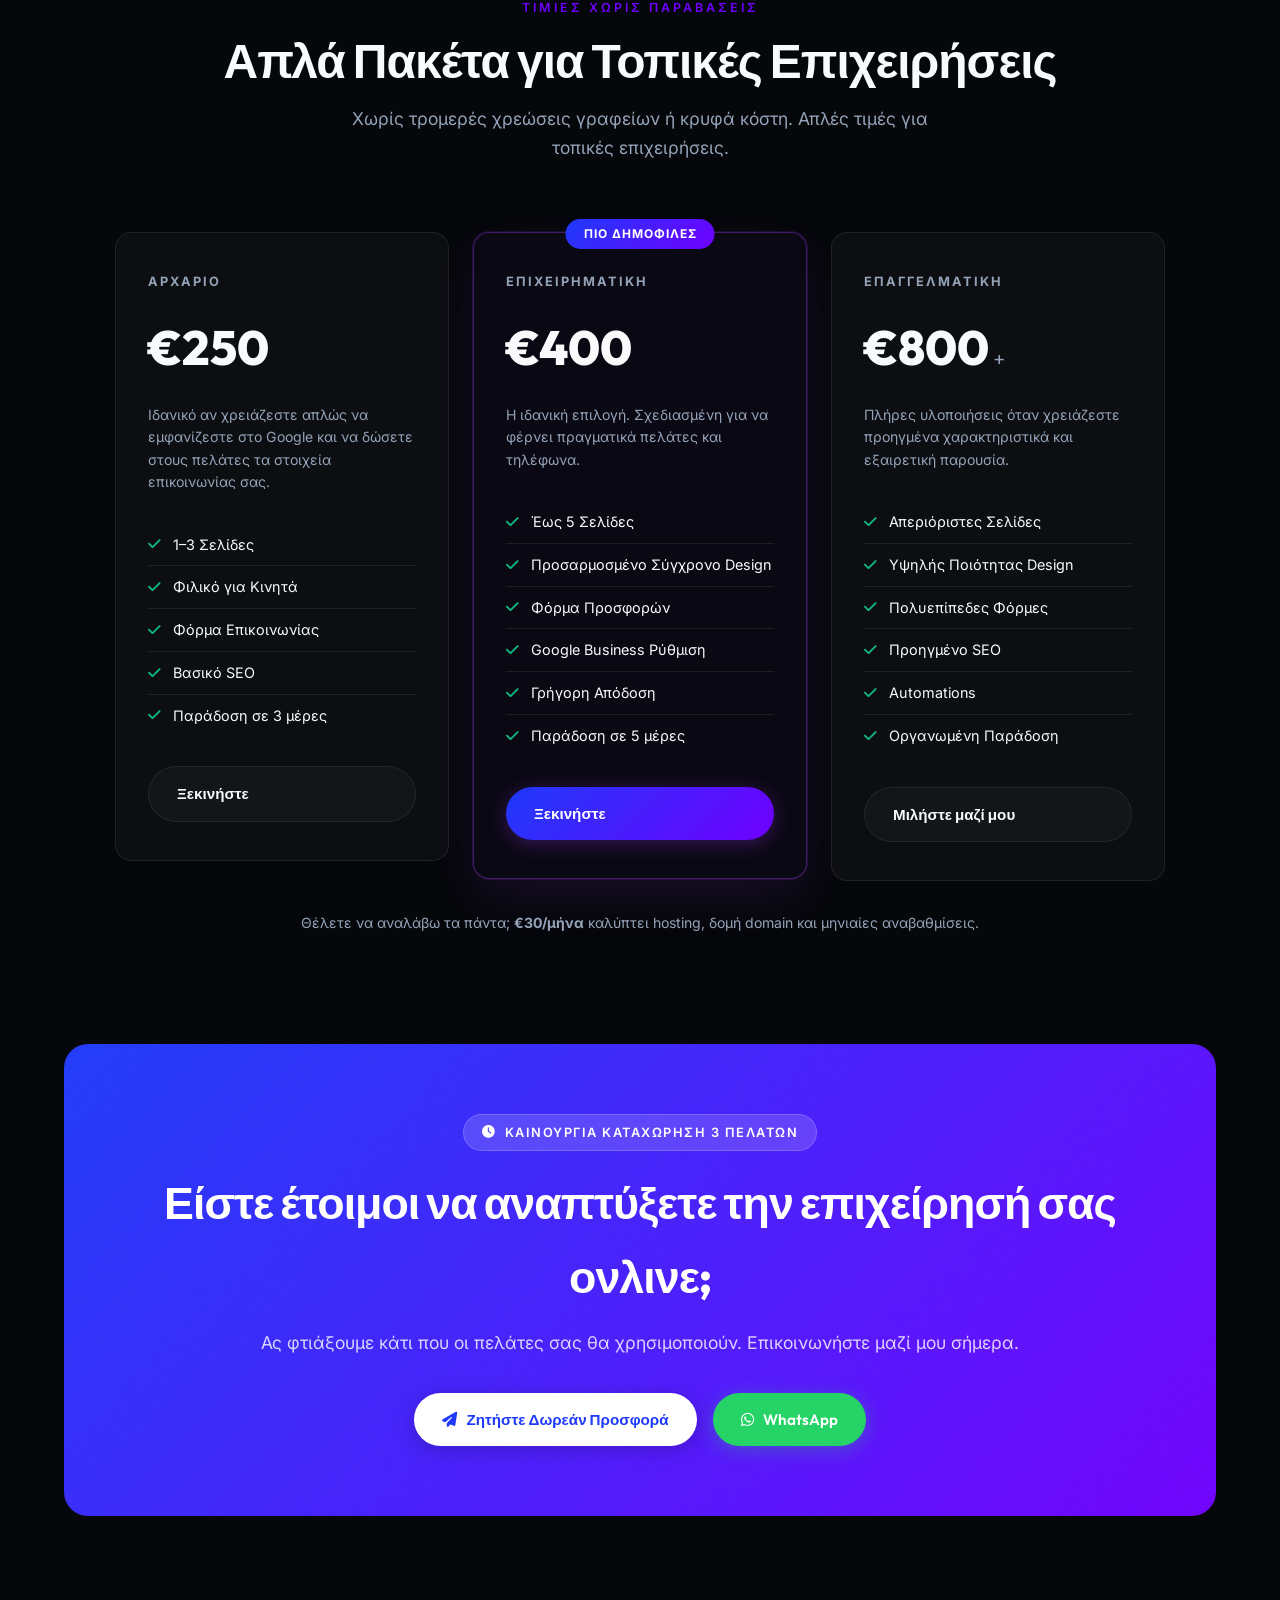
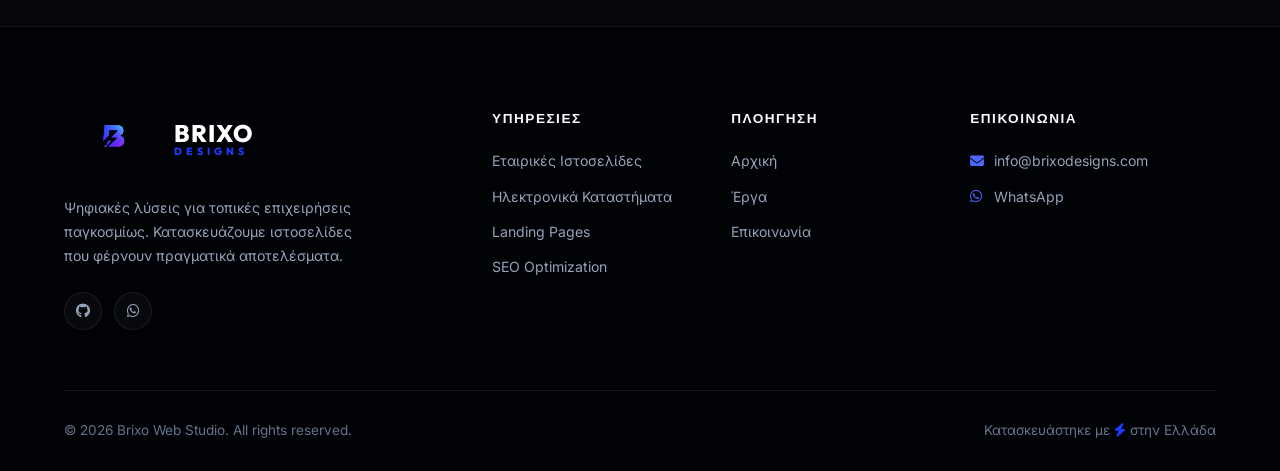
<file: index-el.html>
<!DOCTYPE html>
<html lang="el">
<head>
    <meta charset="UTF-8">
    <meta name="viewport" content="width=device-width, initial-scale=1.0">
    <meta name="description" content="Brixo Designs — Σύγχρονο Web Design Studio που δημιουργεί ιστοσελίδες υψηλής απόδοσης για τοπικές επιχειρήσεις. Γρήγορες και αποτελεσματικές ψηφιακές λύσεις.">
    <title>Brixo Designs | Web Studio</title>
    <link rel="preconnect" href="https://fonts.googleapis.com">
    <link rel="preconnect" href="https://fonts.gstatic.com" crossorigin>
    <link href="https://fonts.googleapis.com/css2?family=Outfit:wght@300;400;600;700;800&family=Inter:wght@400;500;600&display=swap" rel="stylesheet">
    <link rel="stylesheet" href="https://cdnjs.cloudflare.com/ajax/libs/font-awesome/6.4.0/css/all.min.css">
    <link rel="stylesheet" href="style.css">
</head>
<body>

    <!-- Ambient Background -->
    <div class="blob blob-1"></div>
    <div class="blob blob-2"></div>
    <div class="noise-overlay"></div>

    <!-- NAV -->
    <nav class="navbar" id="navbar">
        <a href="index-el.html" class="nav-logo">
            <img src="assets/logo.png" alt="Brixo Designs Logo">
            <span>Brixo <small class="brand-sub">Designs</small></span>
        </a>
        <div class="mobile-menu-btn" id="menuBtn">
            <div class="bar"></div><div class="bar"></div><div class="bar"></div>
        </div>
        <div class="nav-links" id="navLinks">
            <a href="index-el.html" class="active">Αρχική</a>
            <a href="#work">Έργα</a>
            <a href="#process">Διαδικασία</a>
            <a href="#pricing">Τιμές</a>
            <a href="contact-el.html">Επικοινωνία</a>
            <a href="contact-el.html" class="nav-cta">Προσφορά</a>
            <a href="index.html" class="lang-switch">EN</a>
        </div>
    </nav>

    <!-- HERO -->
    <section class="hero" id="hero">
        <div class="hero-inner">
            <!-- ΑΡΙΣΤΕΡΑ: ΚΕΙΜΕΝΟ -->
            <div class="hero-content reveal">
                <div class="badge"><i class="fas fa-bolt"></i> Ιστοσελίδες για Τοπικές Επιχειρήσεις</div>
                <h1>Απλές ιστοσελίδες που φέρνουν πελάτες για <br><span class="gradient-text typewriter-wrap"><span id="typewriter">Barbershops</span><span class="cursor">|</span></span></h1>
                <p class="hero-sub">Κατασκευάζουμε απλές, γρήγορες και προσιτές ιστοσελίδες για τοπικές επιχειρήσεις. Σταματήστε να χάνετε πελάτες από τον ανταγωνισμό επειδή δεν φαίνεστε στο Google.</p>
                <div class="hero-actions">
                    <a href="#work" class="btn btn-primary"><i class="fas fa-eye"></i> Δείτε τη Δουλειά μας</a>
                    <a href="#pricing" class="btn btn-secondary"><i class="fas fa-tag"></i> Δείτε τις Τιμές</a>
                </div>
                <div class="hero-trust">
                    <div class="trust-item"><i class="fas fa-check-circle"></i> Φιλικό για Κινητά</div>
                    <div class="trust-item"><i class="fas fa-check-circle"></i> Περιλαμβάνεται Τοπικό SEO</div>
                    <div class="trust-item"><i class="fas fa-check-circle"></i> Έτοιμο σε Λίγες Ημέρες</div>
                </div>
            </div>

            <!-- ΔΕΞΙΑ: 3D MOCKUPS -->
            <div class="hero-mockups reveal" style="transition-delay:200ms">
                <div class="mockup-stage">
                    <div class="mockup-card mockup-back">
                        <div class="mockup-browser-bar">
                            <span class="dot"></span><span class="dot"></span><span class="dot"></span>
                        </div>
                        <img src="assets/vses.png" alt="Electrician Demo Website">
                    </div>
                    <div class="mockup-card mockup-mid">
                        <div class="mockup-browser-bar">
                            <span class="dot"></span><span class="dot"></span><span class="dot"></span>
                        </div>
                        <img src="assets/barbershop.png" alt="Barbershop Demo Website">
                    </div>
                    <div class="mockup-card mockup-front">
                        <div class="mockup-browser-bar">
                            <span class="dot"></span><span class="dot"></span><span class="dot"></span>
                        </div>
                        <img src="assets/coffeehouse.png" alt="Coffeehouse Demo Website">
                    </div>
                </div>
            </div>
        </div>

        <div class="hero-scroll-hint">
            <div class="scroll-line"></div>
            <span>Scroll</span>
        </div>
    </section>



    <!-- INDUSTRIES SERVED -->
    <section class="industries-section">
        <div class="section-header reveal">
            <p class="section-label">Για Ποιους Κατασκευάζουμε</p>
            <h2>Σύγχρονες Ιστοσελίδες για Κάθε Κλάδο</h2>
        </div>
        <div class="industries-grid reveal">
            <div class="industry-pill"><i class="fas fa-cut"></i> Κουρεία / Κομμωτήρια</div>
            <div class="industry-pill"><i class="fas fa-coffee"></i> Καφετέριες</div>
            <div class="industry-pill"><i class="fas fa-bolt"></i> Ηλεκτρολόγοι</div>
            <div class="industry-pill"><i class="fas fa-utensils"></i> Εστιατόρια</div>
            <div class="industry-pill"><i class="fas fa-dumbbell"></i> Γυμναστήρια</div>
            <div class="industry-pill"><i class="fas fa-store"></i> Εμπορικά Καταστήματα</div>
            <div class="industry-pill"><i class="fas fa-wrench"></i> Τεχνικοί</div>
            <div class="industry-pill"><i class="fas fa-spa"></i> Κέντρα Ομορφιάς</div>
        </div>
    </section>

    <!-- WORK / PORTFOLIO -->
    <section id="work" class="portfolio-section">
        <div class="section-header reveal">
            <p class="section-label">Επιλεγμένα Έργα</p>
            <h2>Πραγματικά Έργα. Πραγματικά Αποτελέσματα.</h2>
            <p class="section-sub">Κάθε έργο είναι μια προσαρμοσμένη ιστοσελίδα σχεδιασμένη να μετατρέπει τους επισκέπτες σε πελάτες.</p>
        </div>
        <div class="portfolio-grid">

            <div class="port-card reveal">
                <div class="port-card-img">
                    <img src="assets/barbershop.png" alt="Classic Barber Shop Website">
                    <div class="port-card-overlay">
                        <a href="demos/demo-barbershop.html" target="_blank" class="overlay-btn"><i class="fas fa-external-link-alt"></i> Live Demo</a>
                        <a href="case-studies/barbershop.html" class="overlay-btn overlay-btn-ghost">Case Study <i class="fas fa-arrow-right"></i></a>
                    </div>
                </div>
                <div class="port-card-body">
                    <div class="port-tags">
                        <span class="ptag">Τοπικό SEO</span><span class="ptag">Γρήγορη Φόρτωση</span><span class="ptag">Φιλικό για Κινητά</span>
                    </div>
                    <h3>The Gentleman's Cut</h3>
                    <p>Ένα σύγχρονο dark-themed site για κουρεία με μενού υπηρεσιών. Σχεδιασμένο για να διευκολύνει τους πελάτες να ζητήσουν ραντεβού απευθείας από το κινητό τους.</p>
                    <a href="case-studies/barbershop.html" class="card-link">Δείτε το Case Study <i class="fas fa-arrow-right"></i></a>
                </div>
            </div>

            <div class="port-card reveal" style="transition-delay:100ms">
                <div class="port-card-img">
                    <img src="assets/coffeehouse.png" alt="Coffee House Website">
                    <div class="port-card-overlay">
                        <a href="demos/demo-coffeehouse.html" target="_blank" class="overlay-btn"><i class="fas fa-external-link-alt"></i> Live Demo</a>
                        <a href="case-studies/coffeehouse.html" class="overlay-btn overlay-btn-ghost">Case Study <i class="fas fa-arrow-right"></i></a>
                    </div>
                </div>
                <div class="port-card-body">
                    <div class="port-tags">
                        <span class="ptag">Προβολή Μενού</span><span class="ptag">Φόρμα Επικοινωνίας</span>
                    </div>
                    <h3>The Velvet Roast</h3>
                    <p>Μια ζεστή, τοπική καφετέρια με ψηφιακό μενού φιλικό προς κινητά και γρήγορη φόρμα επικοινωνίας για κρατήσεις.</p>
                    <a href="case-studies/coffeehouse.html" class="card-link">Δείτε το Case Study <i class="fas fa-arrow-right"></i></a>
                </div>
            </div>

            <div class="port-card reveal" style="transition-delay:200ms">
                <div class="port-card-img">
                    <img src="assets/vses.png" alt="VSES Ιστοσελίδα">
                    <div class="port-card-overlay">
                        <a href="http://www.vses.net" target="_blank" class="overlay-btn"><i class="fas fa-external-link-alt"></i> Live Ιστοσελίδα</a>
                        <a href="case-studies/electrician.html" class="overlay-btn overlay-btn-ghost">Case Study <i class="fas fa-arrow-right"></i></a>
                    </div>
                </div>
                <div class="port-card-body">
                    <div class="port-tags">
                        <span class="ptag">Απόκτηση Πελατών</span><span class="ptag">Αξιοπιστία</span><span class="ptag">Πραγματικό Έργο</span>
                    </div>
                    <h3>VSES Electrical Services</h3>
                    <p>Μια επαγγελματική ιστοσελίδα σχεδιασμένη ειδικά για λογαριασμό της VSES για να κυριαρχεί στις τοπικές αναζητήσεις και να ενθαρρύνει άμεσα αιτήματα προσφορών.</p>
                    <a href="case-studies/electrician.html" class="card-link">Δείτε το Case Study <i class="fas fa-arrow-right"></i></a>
                </div>
            </div>

        </div>
    </section>

    <!-- HOW WE WORK - PROCESS -->
    <section id="process" class="process-section">
        <div class="section-header reveal">
            <p class="section-label">Πώς Λειτουργεί</p>
            <h2>Μια Απλή & Γρήγορη Διαδικασία</h2>
            <p class="section-sub">Είστε απασχολημένοι με την επιχείρησή σας. Δεν θα σπαταλήσουμε τον χρόνο σας με ατελείωτες συναντήσεις.</p>
        </div>
        <div class="process-steps">
            <div class="process-step reveal">
                <div class="step-num">01</div>
                <div class="step-icon"><i class="fas fa-comments"></i></div>
                <h3>Πείτε μας τι χρειάζεστε</h3>
                <p>Συζητάμε γρήγορα για την επιχείρησή σας, τις υπηρεσίες σας και τα στοιχεία επικοινωνίας σας.</p>
            </div>
            <div class="process-arrow reveal"><i class="fas fa-chevron-right"></i></div>
            <div class="process-step reveal" style="transition-delay:100ms">
                <div class="step-num">02</div>
                <div class="step-icon"><i class="fas fa-code"></i></div>
                <h3>Κατασκευάζουμε το site</h3>
                <p>Ξεκινάμε την κατασκευή μιας γρήγορης και επαγγελματικής ιστοσελίδας, προσαρμοσμένης στον κλάδο σας.</p>
            </div>
            <div class="process-arrow reveal"><i class="fas fa-chevron-right"></i></div>
            <div class="process-step reveal" style="transition-delay:200ms">
                <div class="step-num">03</div>
                <div class="step-icon"><i class="fas fa-rocket"></i></div>
                <h3>Αρχίζετε να κερδίζετε πελάτες</h3>
                <p>Το site ανεβαίνει στο internet, εμφανίζεται στο Google και αρχίζει να φέρνει αποτελέσματα.</p>
            </div>
        </div>
    </section>

    <!-- WHY CHOOSE -->
    <section class="why-section">
        <div class="why-inner">
            <div class="why-left reveal">
                <p class="section-label">Γιατί την Brixo Designs</p>
                <h2>Επιλογή των Τοπικών Επιχειρήσεων</h2>
                <p class="why-desc">Η ομάδα μας έχει βαθιές ρίζες στις τοπικές τεχνικές εργασίες, οπότε ξέρουμε ακριβώς τι χρειάζονται οι τοπικές επιχειρήσεις. Δεν χρειάζεστε ακριβά διαφημιστικά γραφεία — χρειάζεστε έναν συνεργάτη που φέρνει πελάτες.</p>
                <a href="#pricing" class="btn btn-primary" style="margin-top:2rem; display:inline-flex;"><i class="fas fa-tag"></i> Δείτε τα Πακέτα</a>
            </div>
            <div class="why-right reveal" style="transition-delay:150ms">
                <div class="why-card">
                    <div class="why-icon positive"><i class="fas fa-check"></i></div>
                    <div><h4>Φέρνει τηλέφωνα & πελάτες</h4><p>Κάθε site είναι σχεδιασμένο με μεγάλα, εύκολα κουμπιά για άμεση επικοινωνία.</p></div>
                </div>
                <div class="why-card">
                    <div class="why-icon positive"><i class="fas fa-check"></i></div>
                    <div><h4>Βοηθάει να βγείτε στο Google</h4><p>Γρήγορη φόρτωση και σωστές ρυθμίσεις για να σας βρίσκουν τοπικά οι πελάτες.</p></div>
                </div>
                <div class="why-card">
                    <div class="why-icon positive"><i class="fas fa-check"></i></div>
                    <div><h4>Ξεκάθαρες, τίμιες τιμές</h4><p>Χωρίς κρυφά κόστη και υπέρογκες χρεώσεις μεγάλων γραφείων.</p></div>
                </div>
                <div class="why-card">
                    <div class="why-icon positive"><i class="fas fa-check"></i></div>
                    <div><h4>Άμεση επικοινωνία</h4><p>Μιλάτε απευθείας μαζί μας. Χωρίς μεσάζοντες, με γρήγορες απαντήσεις.</p></div>
                </div>
            </div>
        </div>
    </section>

    <!-- IMPACT -->
    <section class="testimonials-section">
        <div class="section-header reveal">
            <p class="section-label">Πραγματικές Κριτικές</p>
            <h2>Τι Λένε οι Πελάτες Μας</h2>
        </div>
        <div class="testimonials-grid">
            <div class="testi-card reveal">
                <p class="testi-text">"H Brixo Designs άλλαξε εντελώς την επιχείρησή μας. Βασιζόμασταν μόνο σε συστάσεις, αλλά τώρα δεχόμαστε συνεχώς κλήσεις έκτακτης ανάγκης από το site μας. Η φόρμα προσφοράς κάνει όλη τη διαφορά."</p>
                <div class="testi-author">
                    <div class="testi-avatar"><img src="assets/avatar-vses.png" alt="VSES Electrical Services" style="width:100%;height:100%;object-fit:cover;border-radius:50%;"></div>
                    <div>
                        <strong>VSES Electrical Services</strong>
                        <span>Ηλεκτρολόγοι, Υδραυλικοί, Τεχνικοί</span>
                    </div>
                </div>
            </div>
            <div class="testi-card reveal" style="transition-delay:100ms">
                <p class="testi-text">"Το ψηφιακό μενού και το σύστημα κρατήσεων που έφτιαξαν είναι απλά πανέμορφα. Είδαμε τεράστια αύξηση στις κρατήσεις του Σαββατοκύριακου και η σελίδα αποτυπώνει τέλεια την ατμόσφαιρά μας."</p>
                <div class="testi-author">
                    <div class="testi-avatar"><img src="assets/avatar-coffeehouse.png" alt="The Velvet Roast" style="width:100%;height:100%;object-fit:cover;border-radius:50%;"></div>
                    <div>
                        <strong>The Velvet Roast</strong>
                        <span>Καφετέριες, Εστιατόρια, Μπαρ</span>
                    </div>
                </div>
            </div>
            <div class="testi-card reveal" style="transition-delay:200ms">
                <p class="testi-text">"Έχοντας μια σωστή ιστοσελίδα, οι πελάτες μας μπορούν να κλείνουν ραντεβού απευθείας από το κινητό τους. Γλυτώνουμε χρόνο από τα τηλέφωνα και το κουρείο μας φαίνεται 100% επαγγελματικό."</p>
                <div class="testi-author">
                    <div class="testi-avatar"><img src="assets/avatar-barbershop.png" alt="The Gentleman's Cut" style="width:100%;height:100%;object-fit:cover;border-radius:50%;"></div>
                    <div>
                        <strong>The Gentleman's Cut</strong>
                        <span>Κουρεία, Salons</span>
                    </div>
                </div>
            </div>
        </div>
    </section>

    <!-- PRICING -->
    <section id="pricing" class="pricing-section">
        <div class="section-header reveal">
            <p class="section-label">Τίμιες Χωρίς Παραβάσεις</p>
            <h2>Απλά Πακέτα για Τοπικές Επιχειρήσεις</h2>
            <p class="section-sub">Χωρίς τρομερές χρεώσεις γραφείων ή κρυφά κόστη. Απλές τιμές για τοπικές επιχειρήσεις.</p>
        </div>
        <div class="pricing-grid">
            <div class="pricing-card reveal">
                <div class="pricing-header">
                    <p class="pricing-tier">Αρχάριο</p>
                    <div class="pricing-price"><span class="price-val">€250</span></div>
                    <p class="pricing-desc">Ιδανικό αν χρειάζεστε απλώς να εμφανίζεστε στο Google και να δώσετε στους πελάτες τα στοιχεία επικοινωνίας σας.</p>
                </div>
                <ul class="pricing-features">
                    <li><i class="fas fa-check"></i> 1–3 Σελίδες</li>
                    <li><i class="fas fa-check"></i> Φιλικό για Κινητά</li>
                    <li><i class="fas fa-check"></i> Φόρμα Επικοινωνίας</li>
                    <li><i class="fas fa-check"></i> Βασικό SEO</li>
                    <li><i class="fas fa-check"></i> Παράδοση σε 3 μέρες</li>
                </ul>
                <a href="contact-el.html" class="btn btn-secondary" style="width:100%; text-align:center;">Ξεκινήστε</a>
            </div>

            <div class="pricing-card pricing-featured reveal" style="transition-delay:100ms">
                <div class="pricing-badge-top">Πιο Δημοφιλές</div>
                <div class="pricing-header">
                    <p class="pricing-tier">Επιχειρηματική</p>
                    <div class="pricing-price"><span class="price-val">€400</span></div>
                    <p class="pricing-desc">Η ιδανική επιλογή. Σχεδιασμένη για να φέρνει πραγματικά πελάτες και τηλέφωνα.</p>
                </div>
                <ul class="pricing-features">
                    <li><i class="fas fa-check"></i> Έως 5 Σελίδες</li>
                    <li><i class="fas fa-check"></i> Προσαρμοσμένο Σύγχρονο Design</li>
                    <li><i class="fas fa-check"></i> Φόρμα Προσφορών</li>
                    <li><i class="fas fa-check"></i> Google Business Ρύθμιση</li>
                    <li><i class="fas fa-check"></i> Γρήγορη Απόδοση</li>
                    <li><i class="fas fa-check"></i> Παράδοση σε 5 μέρες</li>
                </ul>
                <a href="contact-el.html" class="btn btn-primary" style="width:100%; text-align:center;">Ξεκινήστε</a>
            </div>

            <div class="pricing-card reveal" style="transition-delay:200ms">
                <div class="pricing-header">
                    <p class="pricing-tier">Επαγγελματική</p>
                    <div class="pricing-price"><span class="price-val">€800</span><span class="price-note">+</span></div>
                    <p class="pricing-desc">Πλήρες υλοποιήσεις όταν χρειάζεστε προηγμένα χαρακτηριστικά και εξαιρετική παρουσία.</p>
                </div>
                <ul class="pricing-features">
                    <li><i class="fas fa-check"></i> Απεριόριστες Σελίδες</li>
                    <li><i class="fas fa-check"></i> Υψηλής Ποιότητας Design</li>
                    <li><i class="fas fa-check"></i> Πολυεπίπεδες Φόρμες</li>
                    <li><i class="fas fa-check"></i> Προηγμένο SEO</li>
                    <li><i class="fas fa-check"></i> Automations</li>
                    <li><i class="fas fa-check"></i> Οργανωμένη Παράδοση</li>
                </ul>
                <a href="contact-el.html" class="btn btn-secondary" style="width:100%; text-align:center;">Μιλήστε μαζί μου</a>
            </div>
        </div>
        <p class="pricing-note reveal" style="margin-top:20px; text-align:center; color:var(--text-muted);">
            Θέλετε να αναλάβω τα πάντα; <strong>€30/μήνα</strong> καλύπτει hosting, δομή domain και μηνιαίες αναβαθμίσεις.
        </p>
    </section>

    <!-- FINAL CTA BAND -->
    <section class="cta-band reveal">
        <div class="cta-band-inner">
            <div class="badge" style="margin-bottom:15px; border-color:var(--border-hover);"><i class="fas fa-clock"></i> Καινούργια Καταχώρηση 3 Πελατών</div>
            <h2>Είστε έτοιμοι να αναπτύξετε την επιχείρησή σας ονλινε;</h2>
            <p>Ας φτιάξουμε κάτι που οι πελάτες σας θα χρησιμοποιούν. Επικοινωνήστε μαζί μου σήμερα.</p>
            <div class="cta-band-actions">
                <a href="contact-el.html" class="btn btn-primary"><i class="fas fa-paper-plane"></i> Ζητήστε Δωρεάν Προσφορά</a>
                <a href="https://wa.me/+306938831376" target="_blank" class="btn btn-whatsapp"><i class="fab fa-whatsapp"></i> WhatsApp</a>
            </div>
        </div>
    </section>

    <!-- FOOTER -->
    <footer class="site-footer">
        <div class="footer-inner">
            <div class="footer-brand">
                <a href="index-el.html" class="nav-logo" style="margin-bottom: 1.5rem;">
                    <img src="assets/logo.png" alt="Brixo Designs Logo">
                    <span>Brixo <small class="brand-sub">Designs</small></span>
                </a>
                <p>Ψηφιακές λύσεις για τοπικές επιχειρήσεις παγκοσμίως. Κατασκευάζουμε ιστοσελίδες που φέρνουν πραγματικά αποτελέσματα.</p>
                <div class="footer-socials">
                    <a href="https://github.com/0x-Shadow" target="_blank" aria-label="GitHub"><i class="fab fa-github"></i></a>
                    <a href="https://wa.me/+306938831376" target="_blank" aria-label="WhatsApp"><i class="fab fa-whatsapp"></i></a>
                </div>
            </div>
            <div class="footer-col">
                <h4>Υπηρεσίες</h4>
                <a href="#">Εταιρικές Ιστοσελίδες</a>
                <a href="#">Ηλεκτρονικά Καταστήματα</a>
                <a href="#">Landing Pages</a>
                <a href="#">SEO Optimization</a>
            </div>
            <div class="footer-col">
                <h4>Πλοήγηση</h4>
                <a href="index-el.html">Αρχική</a>
                <a href="index-el.html#work">Έργα</a>
                <a href="contact-el.html">Επικοινωνία</a>
            </div>
            <div class="footer-col">
                <h4>Επικοινωνία</h4>
                <a href="mailto:info@brixodesigns.com"><i class="fas fa-envelope"></i> info@brixodesigns.com</a>
                <a href="https://wa.me/+306938831376" target="_blank"><i class="fab fa-whatsapp"></i> WhatsApp</a>
            </div>
        </div>
        <div class="footer-bottom">
            <p>&copy; 2026 Brixo Web Studio. All rights reserved.</p>
            <p>Κατασκευάστηκε με <i class="fas fa-bolt" style="color:var(--primary);"></i> στην Ελλάδα</p>
        </div>
    </footer>

    <!-- FLOATING CTA -->
    <a href="contact-el.html" class="floating-cta" id="floatingCta" title="Δωρεάν Προσφορά">
        <i class="fas fa-paper-plane"></i>
        <span>Προσφορά</span>
    </a>

    <script src="script.js"></script>
</body>
</html>
</file>
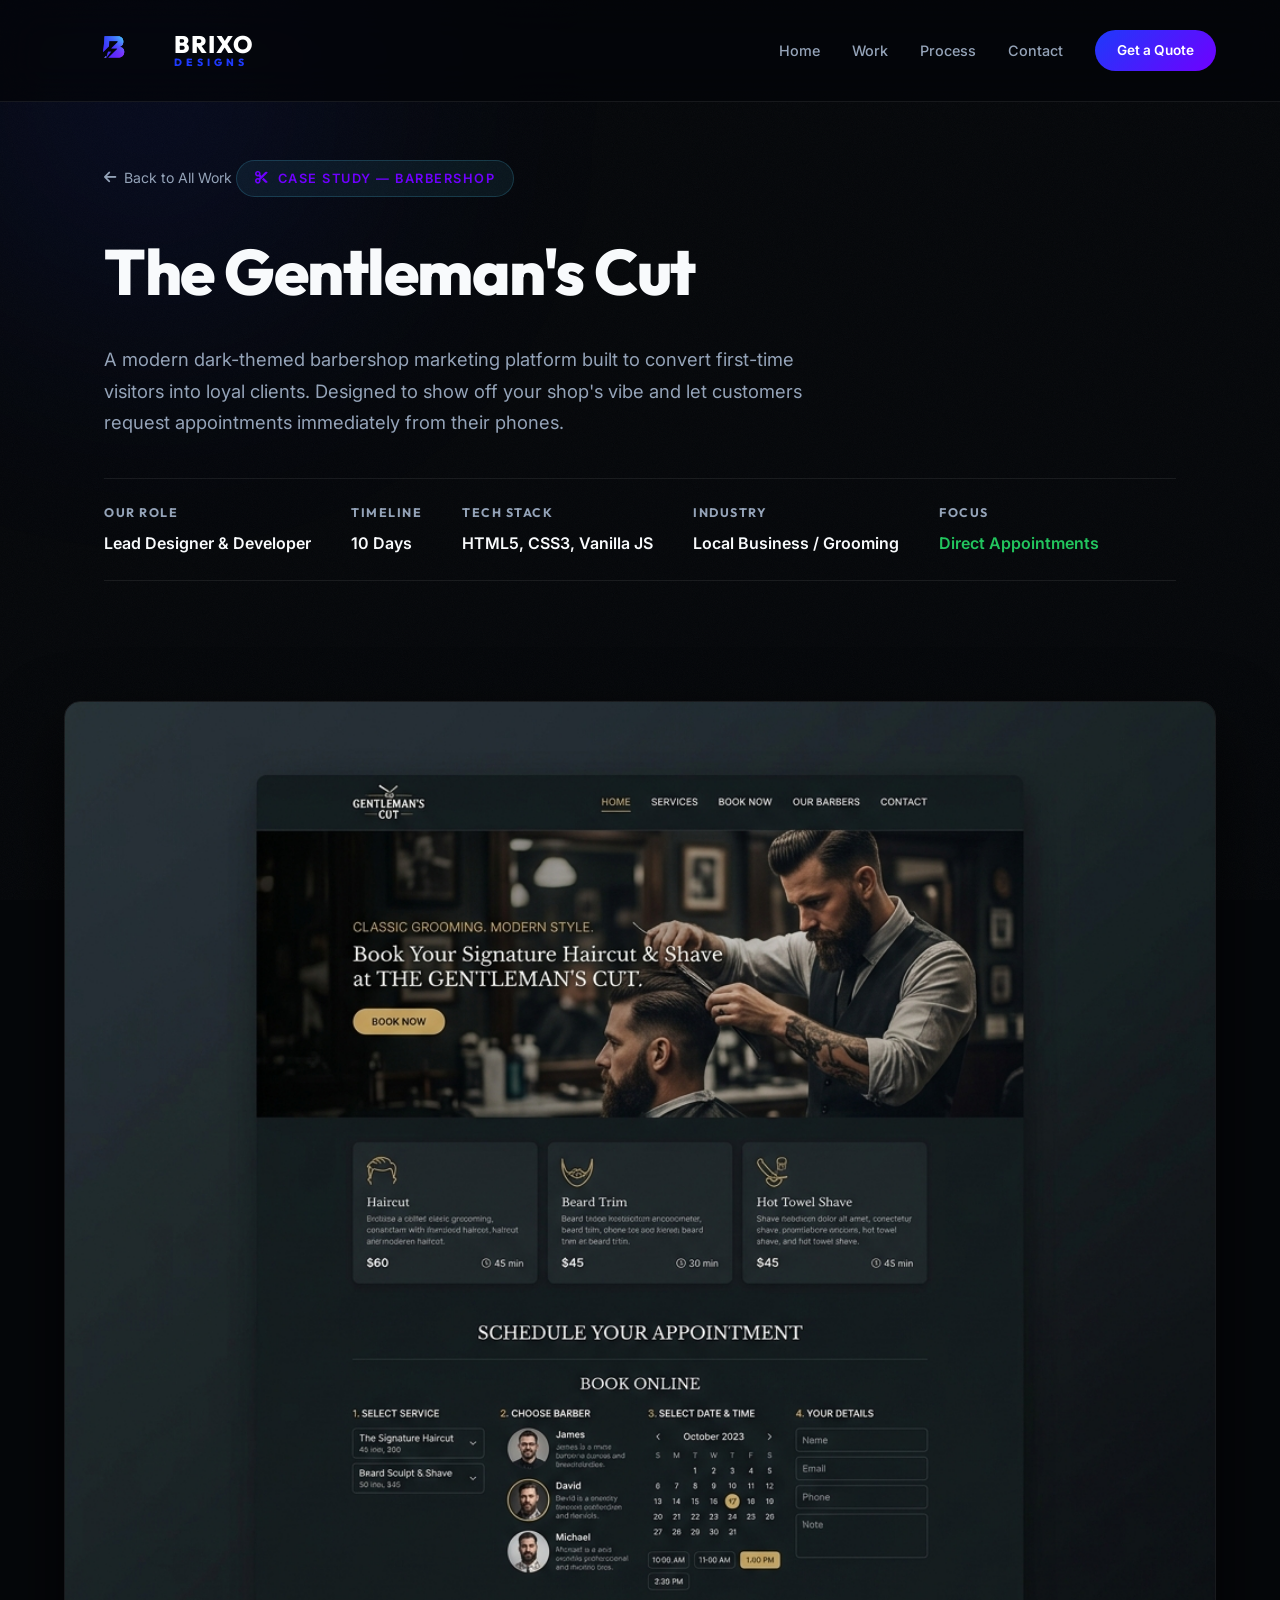
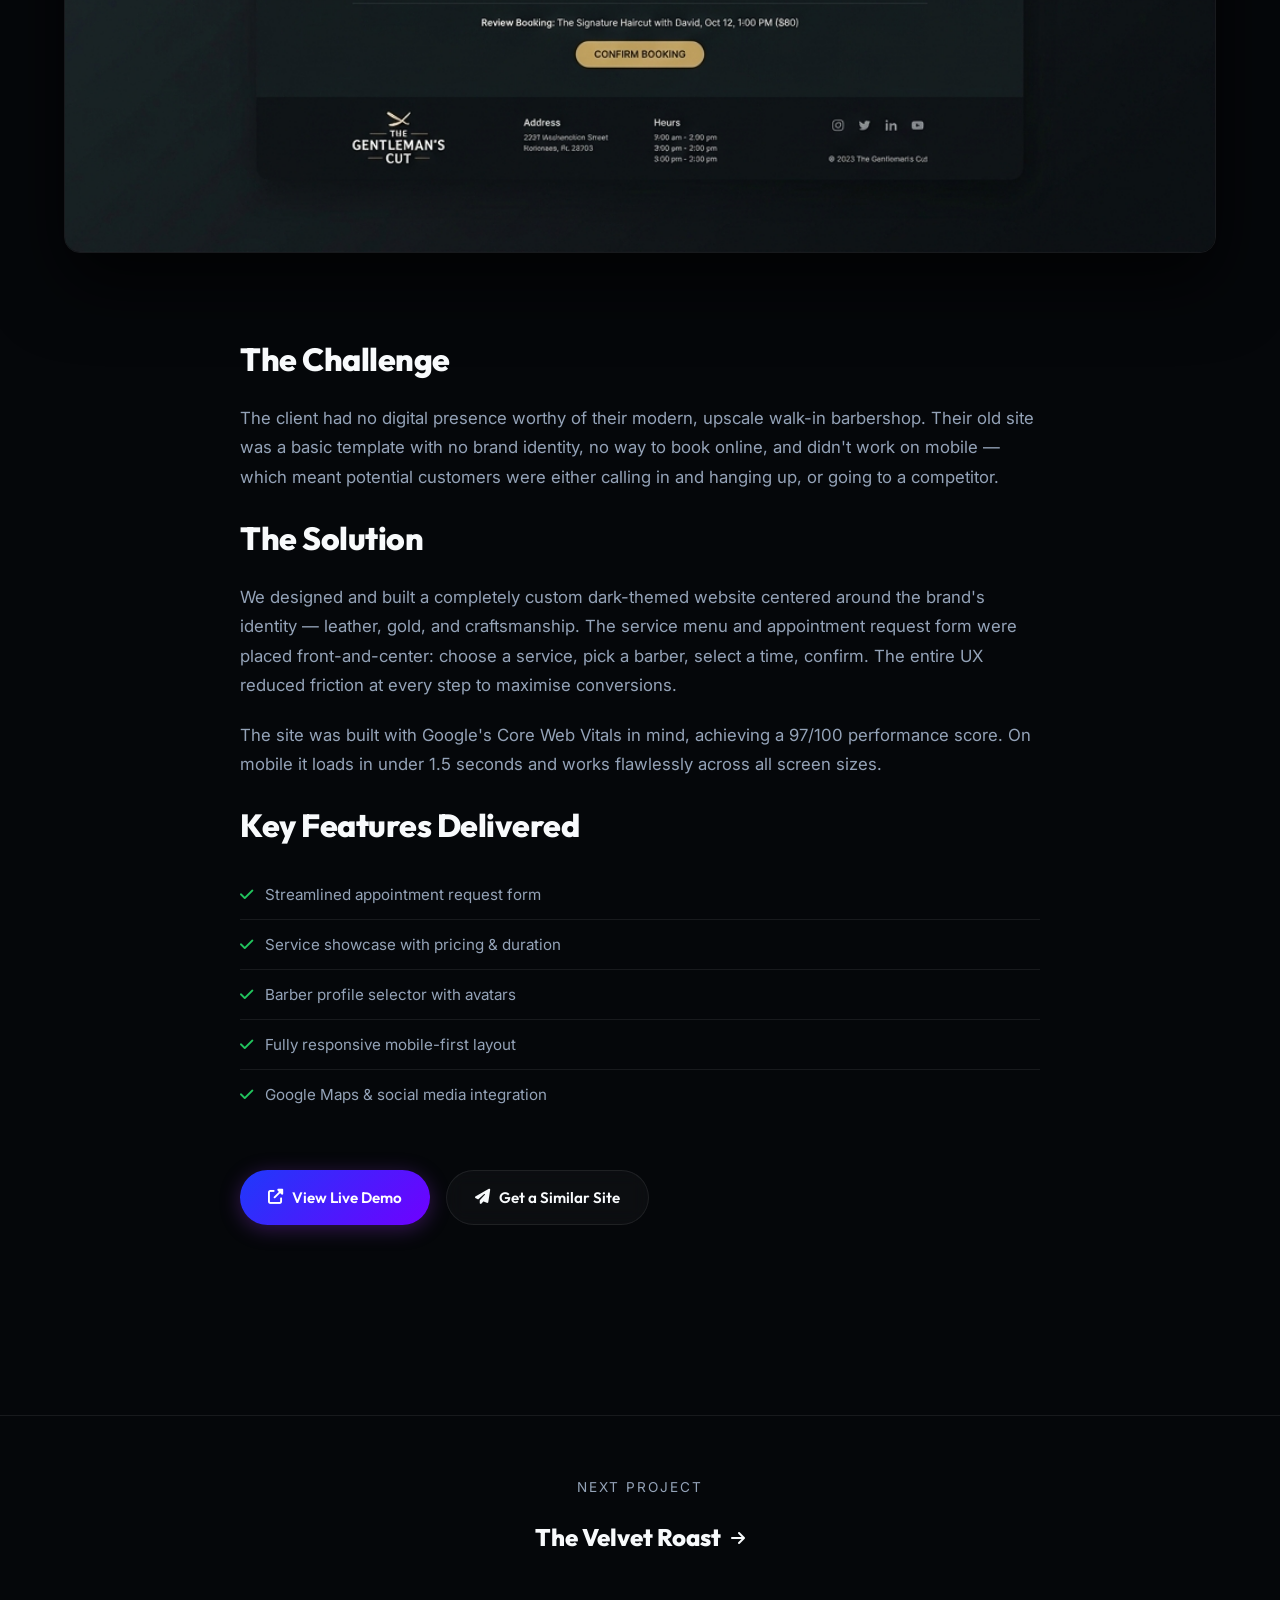
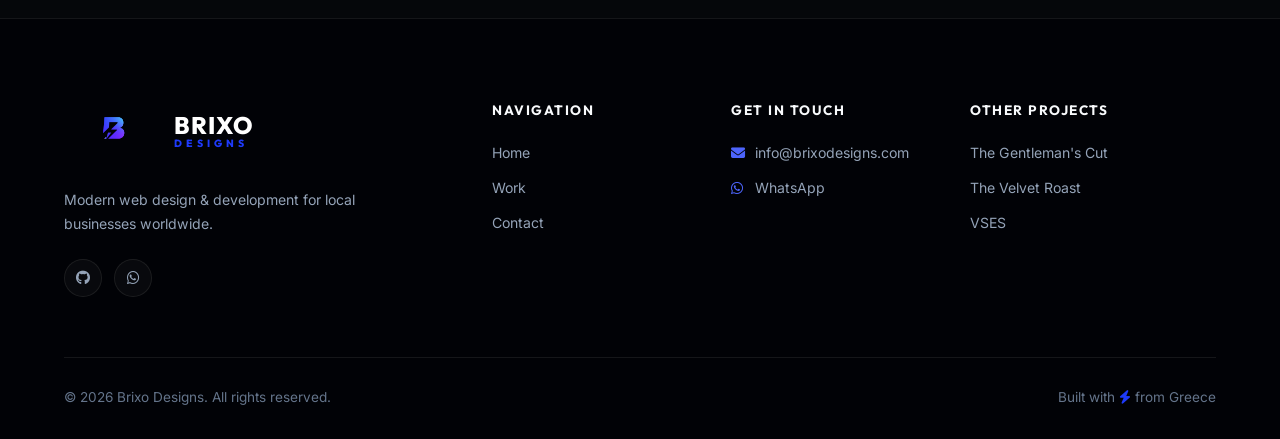
<file: case-studies/barbershop.html>
<!DOCTYPE html>
<html lang="en">
<head>
    <meta charset="UTF-8">
    <meta name="viewport" content="width=device-width, initial-scale=1.0">
    <meta name="description" content="Case Study: The Gentleman's Cut Barbershop — A modern dark-themed marketing platform built to convert visitors into loyal customers.">
    <title>Case Study: The Gentleman's Cut — Brixo Designs</title>
    <link rel="preconnect" href="https://fonts.googleapis.com">
    <link rel="preconnect" href="https://fonts.gstatic.com" crossorigin>
    <link href="https://fonts.googleapis.com/css2?family=Outfit:wght@300;400;600;700;800&family=Inter:wght@400;500;600&display=swap" rel="stylesheet">
    <link rel="stylesheet" href="https://cdnjs.cloudflare.com/ajax/libs/font-awesome/6.4.0/css/all.min.css">
    <link rel="stylesheet" href="../style.css">
</head>
<body>

    <div class="blob blob-1"></div>
    <div class="noise-overlay"></div>

    <nav class="navbar" id="navbar">
        <a href="../index.html" class="nav-logo">
            <img src="../assets/logo.png" alt="Brixo Designs Logo">
            <span>Brixo <small class="brand-sub">Designs</small></span>
        </a>
        <div class="mobile-menu-btn" id="menuBtn">
            <div class="bar"></div><div class="bar"></div><div class="bar"></div>
        </div>
        <div class="nav-links" id="navLinks">
            <a href="../index.html">Home</a>
            <a href="../index.html#work" class="active">Work</a>
            <a href="../index.html#process">Process</a>
            <a href="../contact.html">Contact</a>
            <a href="../contact.html" class="nav-cta">Get a Quote</a>
        </div>
    </nav>

    <header class="project-hero reveal">
        <a href="../index.html#work" style="display:inline-flex; align-items:center; gap:8px; color:var(--text-muted); text-decoration:none; font-size:0.88rem; margin-bottom:30px; transition:color 0.3s;" onmouseover="this.style.color='var(--accent)'" onmouseout="this.style.color='var(--text-muted)'">
            <i class="fas fa-arrow-left"></i> Back to All Work
        </a>
        <div class="badge" style="margin-bottom:20px;"><i class="fas fa-cut"></i> Case Study — Barbershop</div>
        <h1>The Gentleman's Cut</h1>
        <p>A modern dark-themed barbershop marketing platform built to convert first-time visitors into loyal clients. Designed to show off your shop's vibe and let customers request appointments immediately from their phones.</p>

        <div class="project-meta reveal" style="transition-delay:100ms;">
            <div class="meta-item">
                <h4>Our Role</h4>
                <p>Lead Designer & Developer</p>
            </div>
            <div class="meta-item">
                <h4>Timeline</h4>
                <p>10 Days</p>
            </div>
            <div class="meta-item">
                <h4>Tech Stack</h4>
                <p>HTML5, CSS3, Vanilla JS</p>
            </div>
            <div class="meta-item">
                <h4>Industry</h4>
                <p>Local Business / Grooming</p>
            </div>
            <div class="meta-item">
                <h4>Focus</h4>
                <p style="color:#22c55e;">Direct Appointments</p>
            </div>
        </div>
    </header>

    <section class="reveal" style="padding-top:0;">
        <div class="project-showcase">
            <img src="../assets/barbershop.png" alt="The Gentleman's Cut — Website Screenshot">
        </div>

        <div class="project-details">

            <h2>The Challenge</h2>
            <p>The client had no digital presence worthy of their modern, upscale walk-in barbershop. Their old site was a basic template with no brand identity, no way to book online, and didn't work on mobile — which meant potential customers were either calling in and hanging up, or going to a competitor.</p>

            <h2>The Solution</h2>
            <p>We designed and built a completely custom dark-themed website centered around the brand's identity — leather, gold, and craftsmanship. The service menu and appointment request form were placed front-and-center: choose a service, pick a barber, select a time, confirm. The entire UX reduced friction at every step to maximise conversions.</p>
            <p>The site was built with Google's Core Web Vitals in mind, achieving a 97/100 performance score. On mobile it loads in under 1.5 seconds and works flawlessly across all screen sizes.</p>

            <h2>Key Features Delivered</h2>
            <ul style="list-style:none; margin-bottom:30px;">
                <li style="display:flex; align-items:center; gap:12px; padding:12px 0; border-bottom:1px solid var(--border); color:var(--text-muted); font-size:0.95rem;"><i class="fas fa-check" style="color:#22c55e; flex-shrink:0;"></i> Streamlined appointment request form</li>
                <li style="display:flex; align-items:center; gap:12px; padding:12px 0; border-bottom:1px solid var(--border); color:var(--text-muted); font-size:0.95rem;"><i class="fas fa-check" style="color:#22c55e; flex-shrink:0;"></i> Service showcase with pricing & duration</li>
                <li style="display:flex; align-items:center; gap:12px; padding:12px 0; border-bottom:1px solid var(--border); color:var(--text-muted); font-size:0.95rem;"><i class="fas fa-check" style="color:#22c55e; flex-shrink:0;"></i> Barber profile selector with avatars</li>
                <li style="display:flex; align-items:center; gap:12px; padding:12px 0; border-bottom:1px solid var(--border); color:var(--text-muted); font-size:0.95rem;"><i class="fas fa-check" style="color:#22c55e; flex-shrink:0;"></i> Fully responsive mobile-first layout</li>
                <li style="display:flex; align-items:center; gap:12px; padding:12px 0; color:var(--text-muted); font-size:0.95rem;"><i class="fas fa-check" style="color:#22c55e; flex-shrink:0;"></i> Google Maps & social media integration</li>
            </ul>

            <div style="display:flex; gap:16px; flex-wrap:wrap; margin-top:50px;">
                <a href="../demos/demo-barbershop.html" target="_blank" class="btn btn-primary"><i class="fas fa-external-link-alt"></i> View Live Demo</a>
                <a href="../contact.html" class="btn btn-secondary"><i class="fas fa-paper-plane"></i> Get a Similar Site</a>
            </div>
        </div>
    </section>

    <!-- Next Project -->
    <div style="border-top:1px solid var(--border); padding:60px 5%; text-align:center;">
        <p style="color:var(--text-muted); font-size:0.85rem; letter-spacing:2px; text-transform:uppercase; margin-bottom:20px;">Next Project</p>
        <a href="coffeehouse.html" style="display:inline-flex; align-items:center; gap:10px; font-family:'Outfit',sans-serif; font-size:1.5rem; font-weight:800; color:var(--text); text-decoration:none; transition:color 0.3s;" onmouseover="this.style.color='var(--accent)'" onmouseout="this.style.color='var(--text)'">
            The Velvet Roast <i class="fas fa-arrow-right" style="font-size:1rem;"></i>
        </a>
    </div>

    <footer class="site-footer">
        <div class="footer-inner">
            <div class="footer-brand">
                <a href="../index.html" class="nav-logo" style="margin-bottom: 1.5rem;">
                    <img src="../assets/logo.png" alt="Brixo Designs Logo">
                    <span>Brixo <small class="brand-sub">Designs</small></span>
                </a>
                <p>Modern web design & development for local businesses worldwide.</p>
                <div class="footer-socials">
                    <a href="https://github.com/0x-Shadow" target="_blank"><i class="fab fa-github"></i></a>
                    <a href="https://wa.me/+306938831376" target="_blank"><i class="fab fa-whatsapp"></i></a>
                </div>
            </div>
            <div class="footer-col"><h4>Navigation</h4><a href="../index.html">Home</a><a href="../index.html#work">Work</a><a href="../contact.html">Contact</a></div>
            <div class="footer-col"><h4>Get In Touch</h4><a href="mailto:info@brixodesigns.com"><i class="fas fa-envelope"></i> info@brixodesigns.com</a><a href="https://wa.me/+306938831376"><i class="fab fa-whatsapp"></i> WhatsApp</a></div>
            <div class="footer-col"><h4>Other Projects</h4><a href="barbershop.html">The Gentleman's Cut</a><a href="coffeehouse.html">The Velvet Roast</a><a href="electrician.html">VSES</a></div>
        </div>
        <div class="footer-bottom">
            <p>&copy; 2026 Brixo Designs. All rights reserved.</p>
            <p>Built with <i class="fas fa-bolt" style="color:var(--primary);"></i> from Greece</p>
        </div>
    </footer>

    <script src="../script.js"></script>
</body>
</html>
</file>
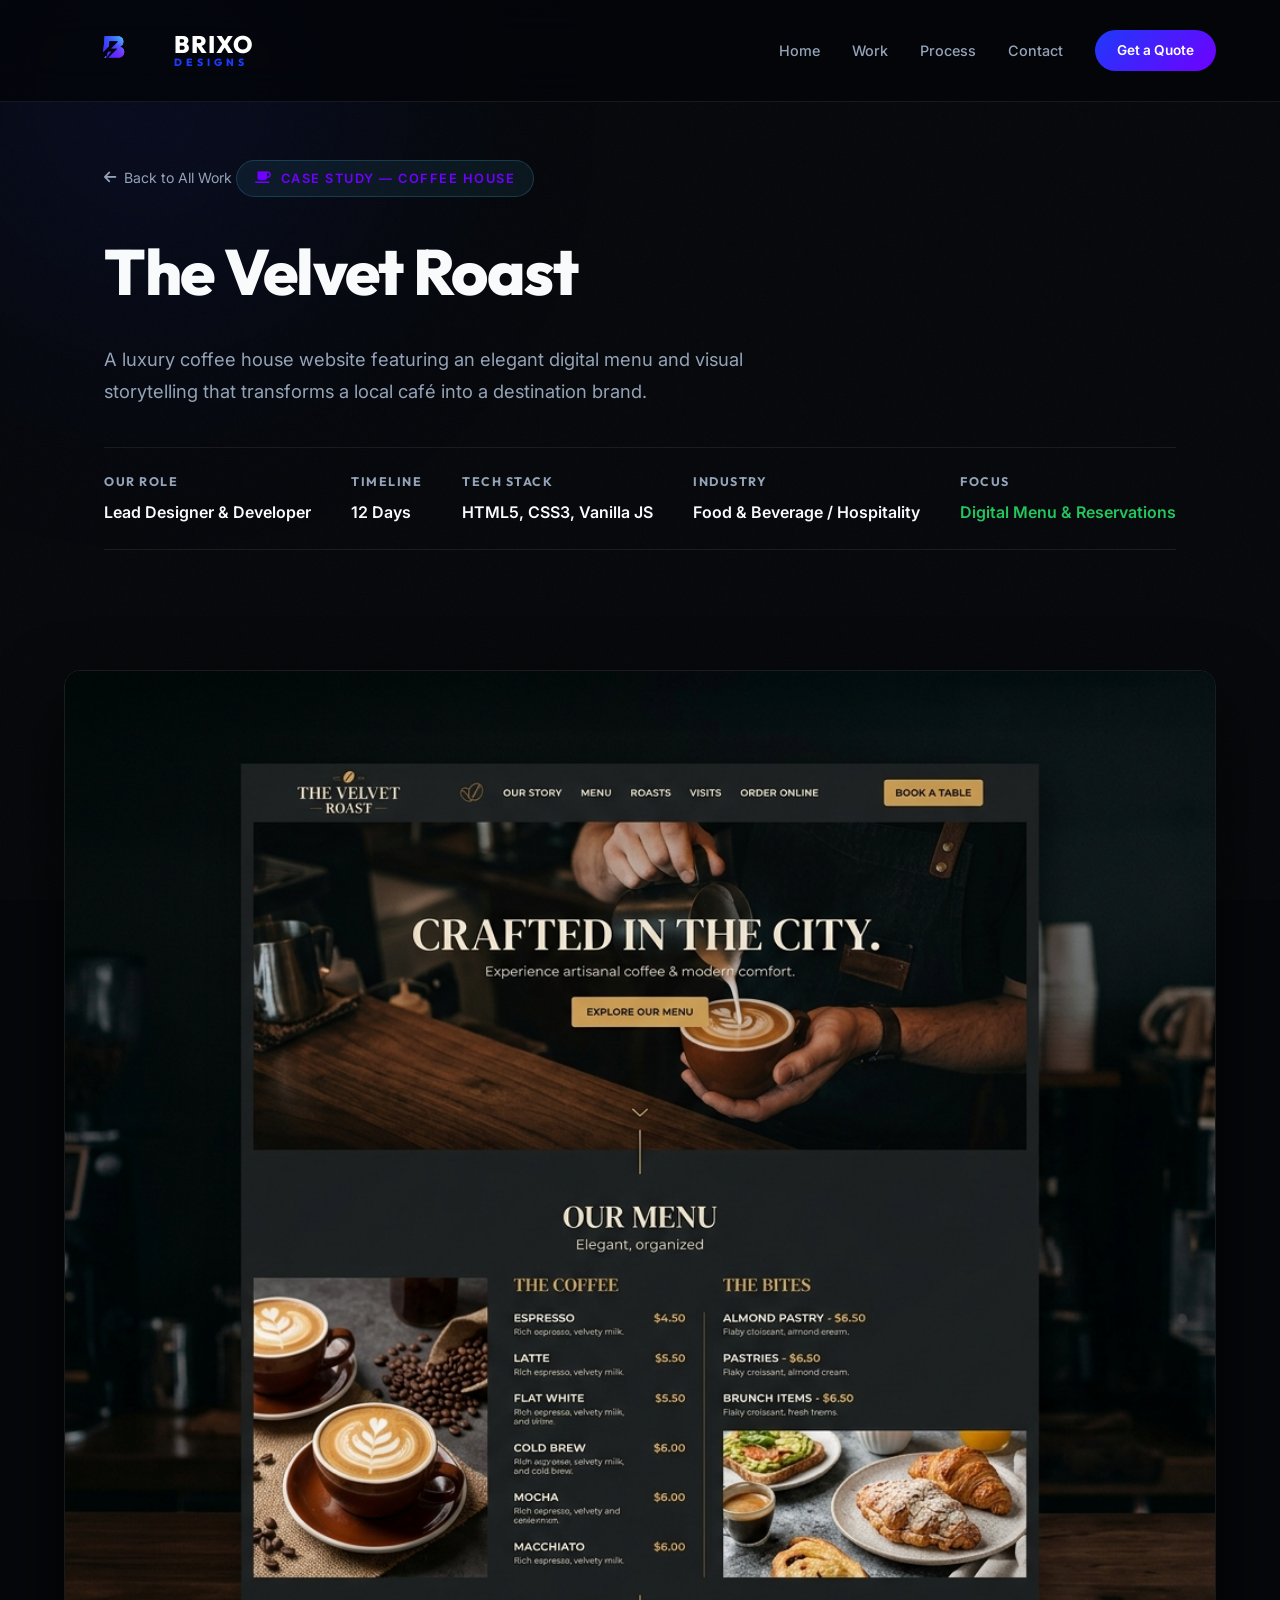
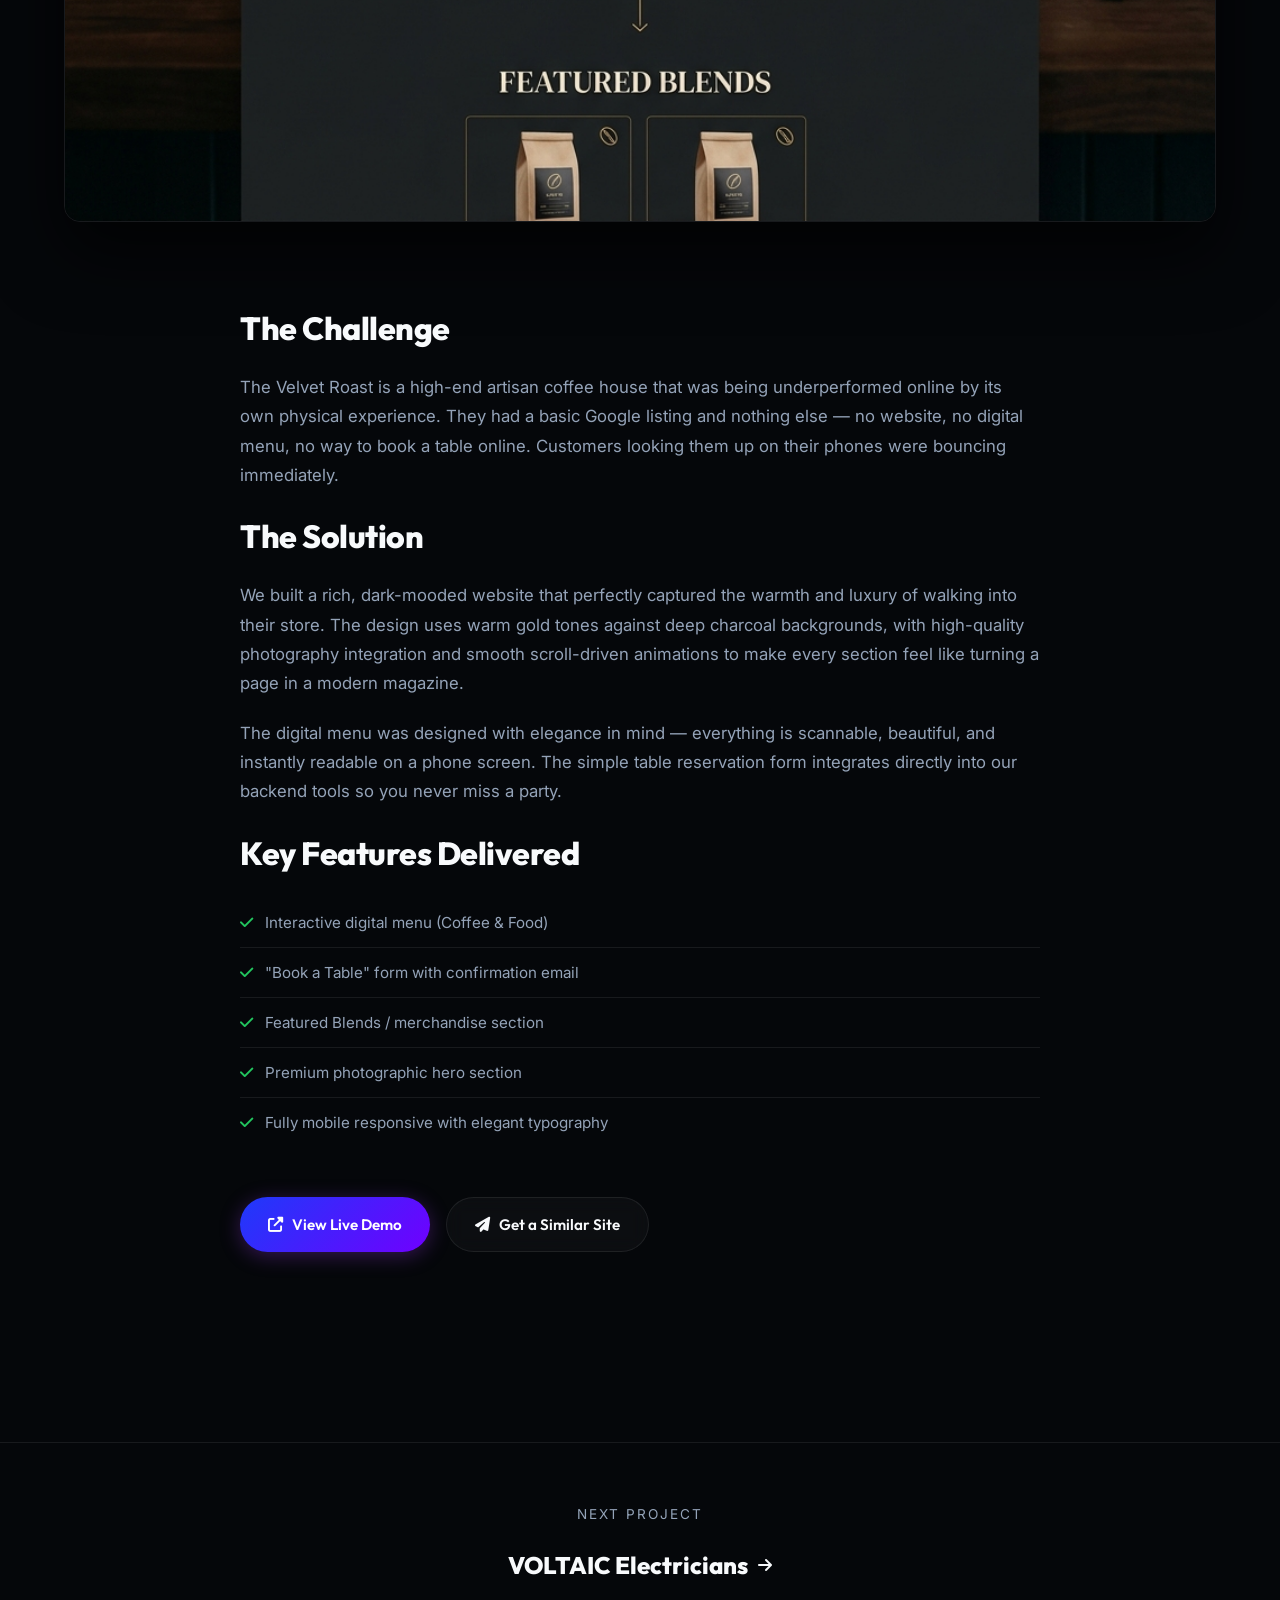
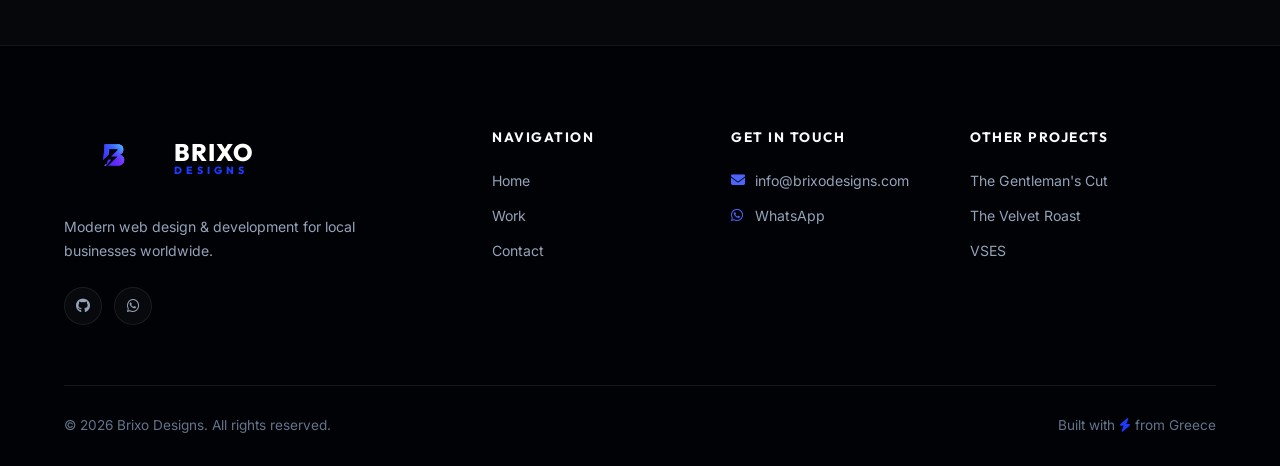
<file: case-studies/coffeehouse.html>
<!DOCTYPE html>
<html lang="en">
<head>
    <meta charset="UTF-8">
    <meta name="viewport" content="width=device-width, initial-scale=1.0">
    <meta name="description" content="Case Study: The Velvet Roast — A luxury coffee house website with digital menu, online ordering, and rich visual storytelling.">
    <title>Case Study: The Velvet Roast — Brixo Designs</title>
    <link rel="preconnect" href="https://fonts.googleapis.com">
    <link rel="preconnect" href="https://fonts.gstatic.com" crossorigin>
    <link href="https://fonts.googleapis.com/css2?family=Outfit:wght@300;400;600;700;800&family=Inter:wght@400;500;600&display=swap" rel="stylesheet">
    <link rel="stylesheet" href="https://cdnjs.cloudflare.com/ajax/libs/font-awesome/6.4.0/css/all.min.css">
    <link rel="stylesheet" href="../style.css">
</head>
<body>

    <div class="blob blob-1"></div>
    <div class="noise-overlay"></div>

    <nav class="navbar" id="navbar">
        <a href="../index.html" class="nav-logo">
            <img src="../assets/logo.png" alt="Brixo Designs Logo">
            <span>Brixo <small class="brand-sub">Designs</small></span>
        </a>
        <div class="mobile-menu-btn" id="menuBtn">
            <div class="bar"></div><div class="bar"></div><div class="bar"></div>
        </div>
        <div class="nav-links" id="navLinks">
            <a href="../index.html">Home</a>
            <a href="../index.html#work" class="active">Work</a>
            <a href="../index.html#process">Process</a>
            <a href="../contact.html">Contact</a>
            <a href="../contact.html" class="nav-cta">Get a Quote</a>
        </div>
    </nav>

    <header class="project-hero reveal">
        <a href="../index.html#work" style="display:inline-flex; align-items:center; gap:8px; color:var(--text-muted); text-decoration:none; font-size:0.88rem; margin-bottom:30px; transition:color 0.3s;" onmouseover="this.style.color='var(--accent)'" onmouseout="this.style.color='var(--text-muted)'">
            <i class="fas fa-arrow-left"></i> Back to All Work
        </a>
        <div class="badge" style="margin-bottom:20px;"><i class="fas fa-coffee"></i> Case Study — Coffee House</div>
        <h1>The Velvet Roast</h1>
        <p>A luxury coffee house website featuring an elegant digital menu and visual storytelling that transforms a local café into a destination brand.</p>

        <div class="project-meta reveal" style="transition-delay:100ms;">
            <div class="meta-item">
                <h4>Our Role</h4>
                <p>Lead Designer & Developer</p>
            </div>
            <div class="meta-item">
                <h4>Timeline</h4>
                <p>12 Days</p>
            </div>
            <div class="meta-item">
                <h4>Tech Stack</h4>
                <p>HTML5, CSS3, Vanilla JS</p>
            </div>
            <div class="meta-item">
                <h4>Industry</h4>
                <p>Food & Beverage / Hospitality</p>
            </div>
            <div class="meta-item">
                <h4>Focus</h4>
                <p style="color:#22c55e;">Digital Menu & Reservations</p>
            </div>
        </div>
    </header>

    <section class="reveal" style="padding-top:0;">
        <div class="project-showcase">
            <img src="../assets/coffeehouse.png" alt="The Velvet Roast — Website Screenshot">
        </div>

        <div class="project-details">

            <h2>The Challenge</h2>
            <p>The Velvet Roast is a high-end artisan coffee house that was being underperformed online by its own physical experience. They had a basic Google listing and nothing else — no website, no digital menu, no way to book a table online. Customers looking them up on their phones were bouncing immediately.</p>

            <h2>The Solution</h2>
            <p>We built a rich, dark-mooded website that perfectly captured the warmth and luxury of walking into their store. The design uses warm gold tones against deep charcoal backgrounds, with high-quality photography integration and smooth scroll-driven animations to make every section feel like turning a page in a modern magazine.</p>
            <p>The digital menu was designed with elegance in mind — everything is scannable, beautiful, and instantly readable on a phone screen. The simple table reservation form integrates directly into our backend tools so you never miss a party.</p>

            <h2>Key Features Delivered</h2>
            <ul style="list-style:none; margin-bottom:30px;">
                <li style="display:flex; align-items:center; gap:12px; padding:12px 0; border-bottom:1px solid var(--border); color:var(--text-muted); font-size:0.95rem;"><i class="fas fa-check" style="color:#22c55e; flex-shrink:0;"></i> Interactive digital menu (Coffee & Food)</li>
                <li style="display:flex; align-items:center; gap:12px; padding:12px 0; border-bottom:1px solid var(--border); color:var(--text-muted); font-size:0.95rem;"><i class="fas fa-check" style="color:#22c55e; flex-shrink:0;"></i> "Book a Table" form with confirmation email</li>
                <li style="display:flex; align-items:center; gap:12px; padding:12px 0; border-bottom:1px solid var(--border); color:var(--text-muted); font-size:0.95rem;"><i class="fas fa-check" style="color:#22c55e; flex-shrink:0;"></i> Featured Blends / merchandise section</li>
                <li style="display:flex; align-items:center; gap:12px; padding:12px 0; border-bottom:1px solid var(--border); color:var(--text-muted); font-size:0.95rem;"><i class="fas fa-check" style="color:#22c55e; flex-shrink:0;"></i> Premium photographic hero section</li>
                <li style="display:flex; align-items:center; gap:12px; padding:12px 0; color:var(--text-muted); font-size:0.95rem;"><i class="fas fa-check" style="color:#22c55e; flex-shrink:0;"></i> Fully mobile responsive with elegant typography</li>
            </ul>

            <div style="display:flex; gap:16px; flex-wrap:wrap; margin-top:50px;">
                <a href="../demos/demo-coffeehouse.html" target="_blank" class="btn btn-primary"><i class="fas fa-external-link-alt"></i> View Live Demo</a>
                <a href="../contact.html" class="btn btn-secondary"><i class="fas fa-paper-plane"></i> Get a Similar Site</a>
            </div>
        </div>
    </section>

    <div style="border-top:1px solid var(--border); padding:60px 5%; text-align:center;">
        <p style="color:var(--text-muted); font-size:0.85rem; letter-spacing:2px; text-transform:uppercase; margin-bottom:20px;">Next Project</p>
        <a href="electrician.html" style="display:inline-flex; align-items:center; gap:10px; font-family:'Outfit',sans-serif; font-size:1.5rem; font-weight:800; color:var(--text); text-decoration:none; transition:color 0.3s;" onmouseover="this.style.color='var(--accent)'" onmouseout="this.style.color='var(--text)'">
            VOLTAIC Electricians <i class="fas fa-arrow-right" style="font-size:1rem;"></i>
        </a>
    </div>

    <footer class="site-footer">
        <div class="footer-inner">
            <div class="footer-brand">
                <a href="../index.html" class="nav-logo" style="margin-bottom: 1.5rem;">
                    <img src="../assets/logo.png" alt="Brixo Designs Logo">
                    <span>Brixo <small class="brand-sub">Designs</small></span>
                </a>
                <p>Modern web design & development for local businesses worldwide.</p>
                <div class="footer-socials">
                    <a href="https://github.com/0x-Shadow" target="_blank"><i class="fab fa-github"></i></a>
                    <a href="https://wa.me/+306938831376" target="_blank"><i class="fab fa-whatsapp"></i></a>
                </div>
            </div>
            <div class="footer-col"><h4>Navigation</h4><a href="../index.html">Home</a><a href="../index.html#work">Work</a><a href="../contact.html">Contact</a></div>
            <div class="footer-col"><h4>Get In Touch</h4><a href="mailto:info@brixodesigns.com"><i class="fas fa-envelope"></i> info@brixodesigns.com</a><a href="https://wa.me/+306938831376"><i class="fab fa-whatsapp"></i> WhatsApp</a></div>
            <div class="footer-col"><h4>Other Projects</h4><a href="barbershop.html">The Gentleman's Cut</a><a href="coffeehouse.html">The Velvet Roast</a><a href="electrician.html">VSES</a></div>
        </div>
        <div class="footer-bottom">
            <p>&copy; 2026 Brixo Designs. All rights reserved.</p>
            <p>Built with <i class="fas fa-bolt" style="color:var(--primary);"></i> from Greece</p>
        </div>
    </footer>

    <script src="../script.js"></script>
</body>
</html>
</file>
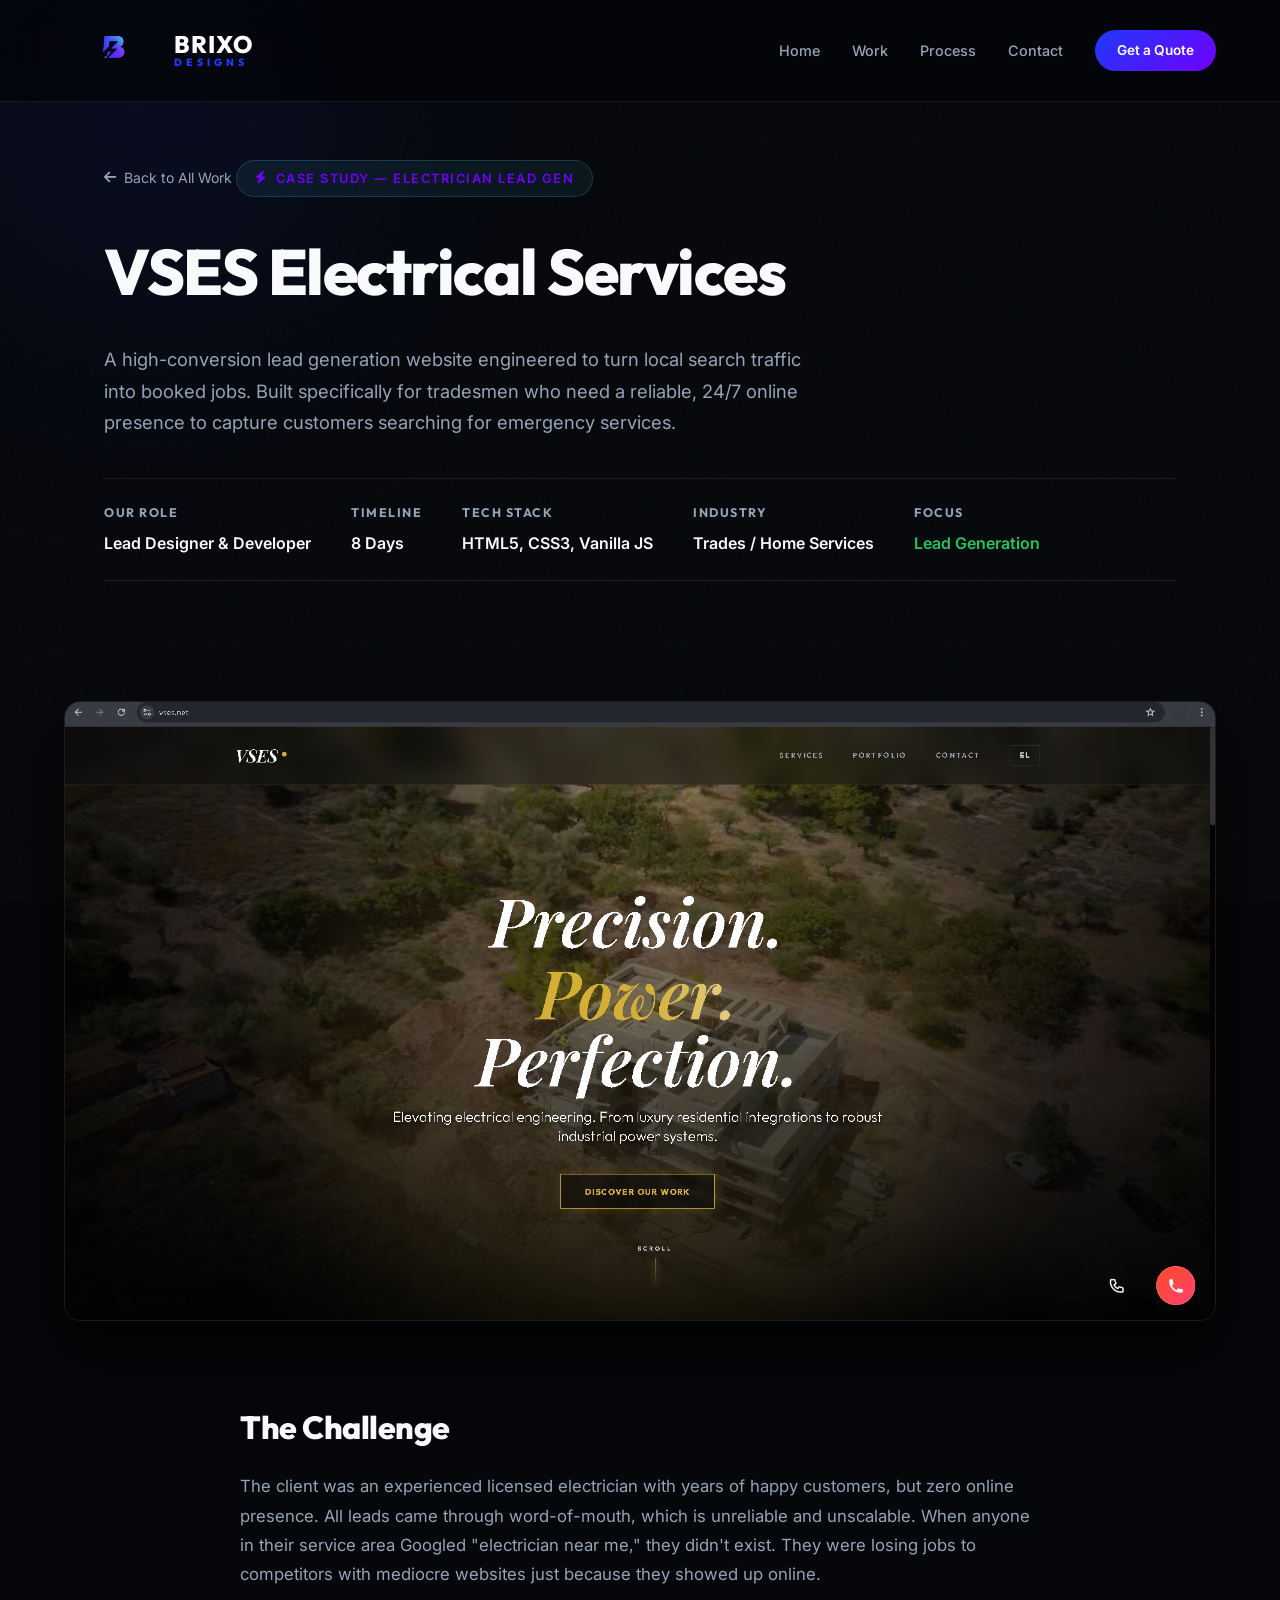
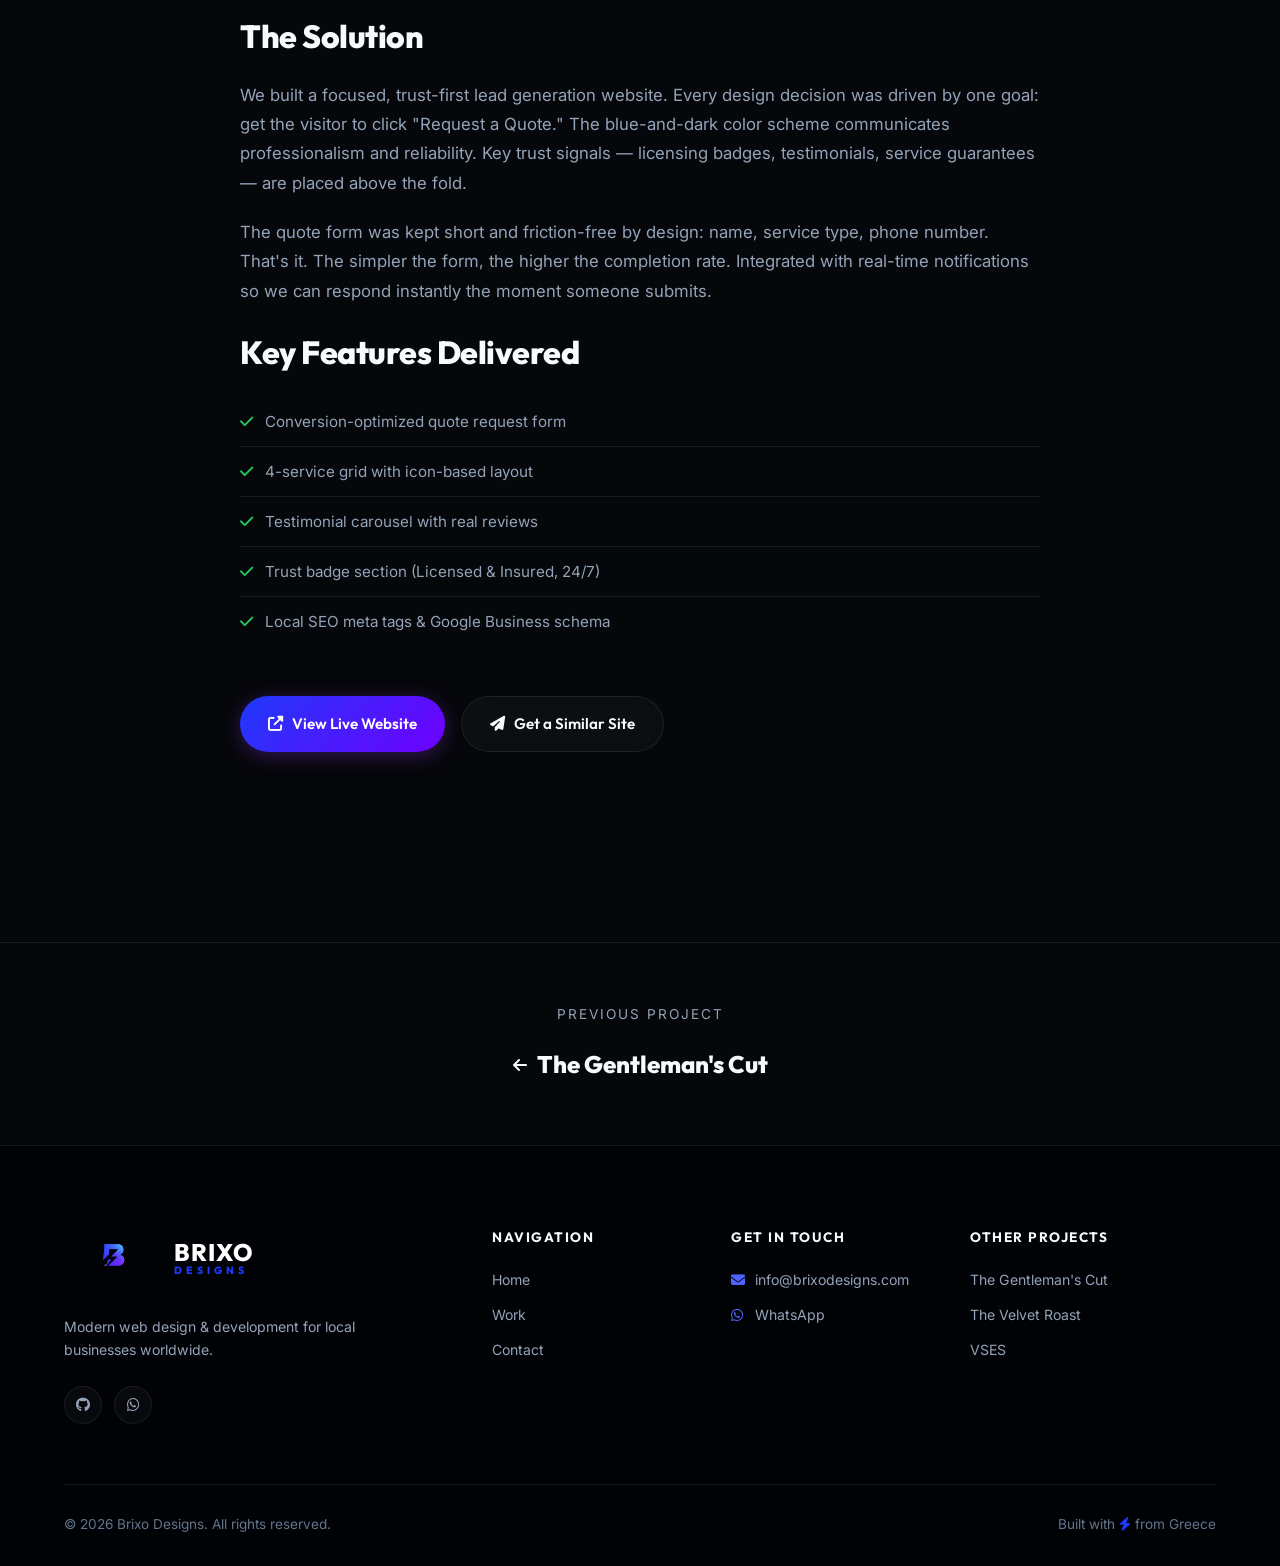
<file: case-studies/electrician.html>
<!DOCTYPE html>
<html lang="en">
<head>
    <meta charset="UTF-8">
    <meta name="viewport" content="width=device-width, initial-scale=1.0">
    <meta name="description" content="Case Study: VOLTAIC Electricians — A high-conversion lead generation website that tripled monthly quote requests for an electrician service.">
    <title>Case Study: VSES — Brixo Designs</title>
    <link rel="preconnect" href="https://fonts.googleapis.com">
    <link rel="preconnect" href="https://fonts.gstatic.com" crossorigin>
    <link href="https://fonts.googleapis.com/css2?family=Outfit:wght@300;400;600;700;800&family=Inter:wght@400;500;600&display=swap" rel="stylesheet">
    <link rel="stylesheet" href="https://cdnjs.cloudflare.com/ajax/libs/font-awesome/6.4.0/css/all.min.css">
    <link rel="stylesheet" href="../style.css">
</head>
<body>

    <div class="blob blob-1"></div>
    <div class="noise-overlay"></div>

    <nav class="navbar" id="navbar">
        <a href="../index.html" class="nav-logo">
            <img src="../assets/logo.png" alt="Brixo Designs Logo">
            <span>Brixo <small class="brand-sub">Designs</small></span>
        </a>
        <div class="mobile-menu-btn" id="menuBtn">
            <div class="bar"></div><div class="bar"></div><div class="bar"></div>
        </div>
        <div class="nav-links" id="navLinks">
            <a href="../index.html">Home</a>
            <a href="../index.html#work" class="active">Work</a>
            <a href="../index.html#process">Process</a>
            <a href="../contact.html">Contact</a>
            <a href="../contact.html" class="nav-cta">Get a Quote</a>
        </div>
    </nav>

    <header class="project-hero reveal">
        <a href="../index.html#work" style="display:inline-flex; align-items:center; gap:8px; color:var(--text-muted); text-decoration:none; font-size:0.88rem; margin-bottom:30px; transition:color 0.3s;" onmouseover="this.style.color='var(--accent)'" onmouseout="this.style.color='var(--text-muted)'">
            <i class="fas fa-arrow-left"></i> Back to All Work
        </a>
        <div class="badge" style="margin-bottom:20px;"><i class="fas fa-bolt"></i> Case Study — Electrician Lead Gen</div>
        <h1>VSES Electrical Services</h1>
        <p>A high-conversion lead generation website engineered to turn local search traffic into booked jobs. Built specifically for tradesmen who need a reliable, 24/7 online presence to capture customers searching for emergency services.</p>

        <div class="project-meta reveal" style="transition-delay:100ms;">
            <div class="meta-item">
                <h4>Our Role</h4>
                <p>Lead Designer & Developer</p>
            </div>
            <div class="meta-item">
                <h4>Timeline</h4>
                <p>8 Days</p>
            </div>
            <div class="meta-item">
                <h4>Tech Stack</h4>
                <p>HTML5, CSS3, Vanilla JS</p>
            </div>
            <div class="meta-item">
                <h4>Industry</h4>
                <p>Trades / Home Services</p>
            </div>
            <div class="meta-item">
                <h4>Focus</h4>
                <p style="color:#22c55e;">Lead Generation</p>
            </div>
        </div>
    </header>

    <section class="reveal" style="padding-top:0;">
        <div class="project-showcase">
            <img src="../assets/vses.png" alt="VSES — Website Screenshot">
        </div>

        <div class="project-details">

            <h2>The Challenge</h2>
            <p>The client was an experienced licensed electrician with years of happy customers, but zero online presence. All leads came through word-of-mouth, which is unreliable and unscalable. When anyone in their service area Googled "electrician near me," they didn't exist. They were losing jobs to competitors with mediocre websites just because they showed up online.</p>

            <h2>The Solution</h2>
            <p>We built a focused, trust-first lead generation website. Every design decision was driven by one goal: get the visitor to click "Request a Quote." The blue-and-dark color scheme communicates professionalism and reliability. Key trust signals — licensing badges, testimonials, service guarantees — are placed above the fold.</p>
            <p>The quote form was kept short and friction-free by design: name, service type, phone number. That's it. The simpler the form, the higher the completion rate. Integrated with real-time notifications so we can respond instantly the moment someone submits.</p>

            <h2>Key Features Delivered</h2>
            <ul style="list-style:none; margin-bottom:30px;">
                <li style="display:flex; align-items:center; gap:12px; padding:12px 0; border-bottom:1px solid var(--border); color:var(--text-muted); font-size:0.95rem;"><i class="fas fa-check" style="color:#22c55e; flex-shrink:0;"></i> Conversion-optimized quote request form</li>
                <li style="display:flex; align-items:center; gap:12px; padding:12px 0; border-bottom:1px solid var(--border); color:var(--text-muted); font-size:0.95rem;"><i class="fas fa-check" style="color:#22c55e; flex-shrink:0;"></i> 4-service grid with icon-based layout</li>
                <li style="display:flex; align-items:center; gap:12px; padding:12px 0; border-bottom:1px solid var(--border); color:var(--text-muted); font-size:0.95rem;"><i class="fas fa-check" style="color:#22c55e; flex-shrink:0;"></i> Testimonial carousel with real reviews</li>
                <li style="display:flex; align-items:center; gap:12px; padding:12px 0; border-bottom:1px solid var(--border); color:var(--text-muted); font-size:0.95rem;"><i class="fas fa-check" style="color:#22c55e; flex-shrink:0;"></i> Trust badge section (Licensed & Insured, 24/7)</li>
                <li style="display:flex; align-items:center; gap:12px; padding:12px 0; color:var(--text-muted); font-size:0.95rem;"><i class="fas fa-check" style="color:#22c55e; flex-shrink:0;"></i> Local SEO meta tags & Google Business schema</li>
            </ul>

            <div style="display:flex; gap:16px; flex-wrap:wrap; margin-top:50px;">
                <a href="http://www.vses.net" target="_blank" class="btn btn-primary"><i class="fas fa-external-link-alt"></i> View Live Website</a>
                <a href="../contact.html" class="btn btn-secondary"><i class="fas fa-paper-plane"></i> Get a Similar Site</a>
            </div>
        </div>
    </section>

    <div style="border-top:1px solid var(--border); padding:60px 5%; text-align:center;">
        <p style="color:var(--text-muted); font-size:0.85rem; letter-spacing:2px; text-transform:uppercase; margin-bottom:20px;">Previous Project</p>
        <a href="barbershop.html" style="display:inline-flex; align-items:center; gap:10px; font-family:'Outfit',sans-serif; font-size:1.5rem; font-weight:800; color:var(--text); text-decoration:none; transition:color 0.3s;" onmouseover="this.style.color='var(--accent)'" onmouseout="this.style.color='var(--text)'">
            <i class="fas fa-arrow-left" style="font-size:1rem;"></i> The Gentleman's Cut
        </a>
    </div>

    <footer class="site-footer">
        <div class="footer-inner">
            <div class="footer-brand">
                <a href="../index.html" class="nav-logo" style="margin-bottom: 1.5rem;">
                    <img src="../assets/logo.png" alt="Brixo Designs Logo">
                    <span>Brixo <small class="brand-sub">Designs</small></span>
                </a>
                <p>Modern web design & development for local businesses worldwide.</p>
                <div class="footer-socials">
                    <a href="https://github.com/0x-Shadow" target="_blank"><i class="fab fa-github"></i></a>
                    <a href="https://wa.me/+306938831376" target="_blank"><i class="fab fa-whatsapp"></i></a>
                </div>
            </div>
            <div class="footer-col"><h4>Navigation</h4><a href="../index.html">Home</a><a href="../index.html#work">Work</a><a href="../contact.html">Contact</a></div>
            <div class="footer-col"><h4>Get In Touch</h4><a href="mailto:info@brixodesigns.com"><i class="fas fa-envelope"></i> info@brixodesigns.com</a><a href="https://wa.me/+306938831376"><i class="fab fa-whatsapp"></i> WhatsApp</a></div>
            <div class="footer-col"><h4>Other Projects</h4><a href="barbershop.html">The Gentleman's Cut</a><a href="coffeehouse.html">The Velvet Roast</a><a href="electrician.html">VSES</a></div>
        </div>
        <div class="footer-bottom">
            <p>&copy; 2026 Brixo Designs. All rights reserved.</p>
            <p>Built with <i class="fas fa-bolt" style="color:var(--primary);"></i> from Greece</p>
        </div>
    </footer>

    <script src="../script.js"></script>
</body>
</html>
</file>
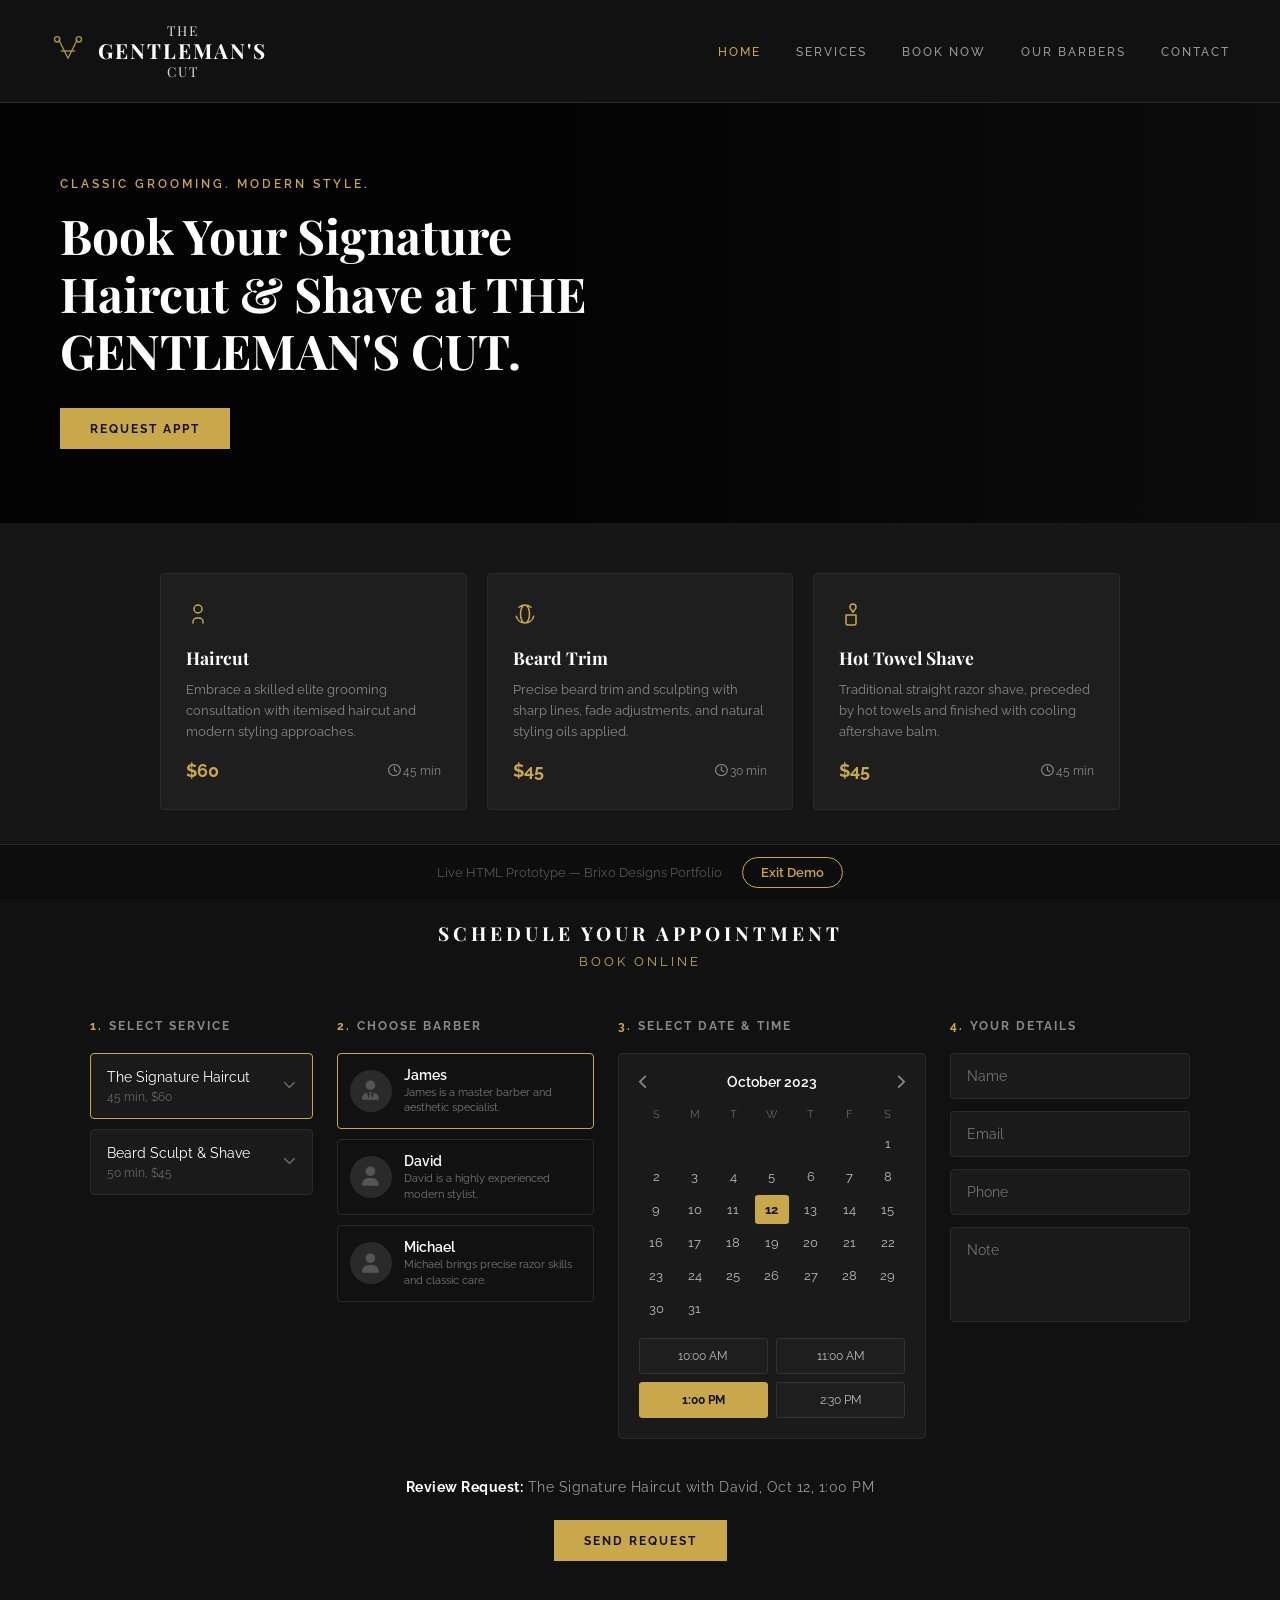
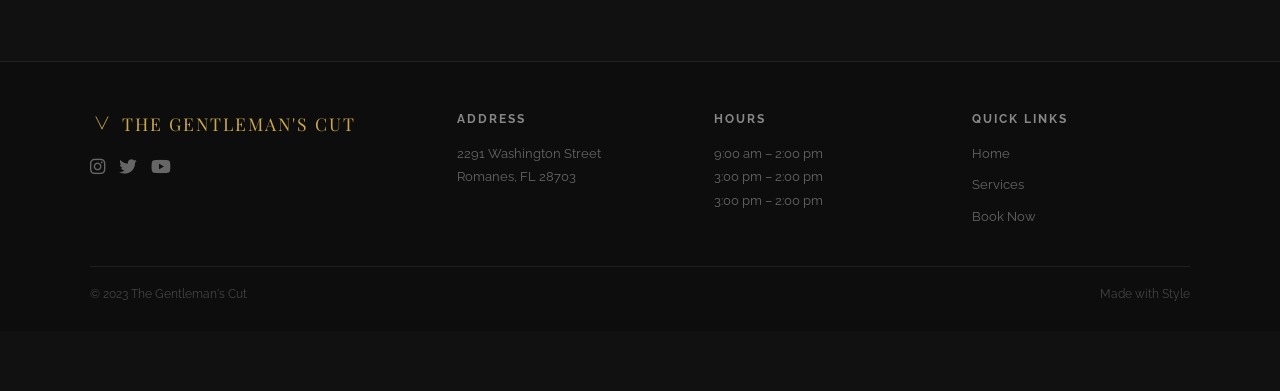
<file: demos/demo-barbershop.html>
<!DOCTYPE html>
<html lang="en">
<head>
    <meta charset="UTF-8">
    <meta name="viewport" content="width=device-width, initial-scale=1.0">
    <title>The Gentleman's Cut - Classic Barber Shop</title>
    <link href="https://fonts.googleapis.com/css2?family=Playfair+Display:wght@400;600;700&family=Raleway:wght@300;400;500;600&display=swap" rel="stylesheet">
    <link rel="stylesheet" href="https://cdnjs.cloudflare.com/ajax/libs/font-awesome/6.4.0/css/all.min.css">
    <style>
        *, *::before, *::after { margin:0; padding:0; box-sizing:border-box; }
        :root { --gold: #c9a84c; --dark: #111111; --dark2: #1a1a1a; --dark3: #222222; --text: #ddd; }
        body { background: var(--dark); color: var(--text); font-family: 'Raleway', sans-serif; overflow-x: hidden; }

        /* NAV */
        nav { display:flex; justify-content:space-between; align-items:center; padding:22px 50px; background:#111; border-bottom:1px solid #2a2a2a; position: relative; z-index: 100;}
        .logo-wrap { display:flex; align-items:center; gap:12px; }
        .logo-wrap svg { width:36px; height:36px; opacity:0.85; }
        .logo-text { font-family:'Playfair Display', serif; font-size:0.85rem; color:#ddd; line-height:1.2; letter-spacing:2px; text-align:center; text-transform:uppercase; }
        .logo-text span { display:block; font-size:1.3rem; color:#fff; font-weight:700; }
        
        nav ul { list-style:none; display:flex; gap:35px; }
        nav ul a { text-decoration:none; color:#999; font-size:0.78rem; letter-spacing:2px; text-transform:uppercase; font-weight:500; transition:color 0.3s; }
        nav ul a.active, nav ul a:hover { color:var(--gold); }
        
        .hamburger { display: none; cursor: pointer; flex-direction: column; gap: 5px; }
        .hamburger span { display: block; width: 25px; height: 2px; background: var(--gold); transition: 0.3s; }

        /* HERO */
        .hero { position:relative; height:420px; overflow:hidden; }
        .hero-bg { position:absolute; inset:0; background:url('https://images.unsplash.com/photo-1503951914875-452162b0f3f1?ixlib=rb-4.0.3&auto=format&fit=crop&w=1920&q=90') center/cover no-repeat; }
        .hero-overlay { position:absolute; inset:0; background:linear-gradient(to right, rgba(0,0,0,0.85) 40%, rgba(0,0,0,0.3)); }
        .hero-content { position:relative; z-index:2; height:100%; display:flex; flex-direction:column; justify-content:center; padding:0 60px; max-width:700px; }
        .hero-tag { color:var(--gold); font-size:0.78rem; letter-spacing:3px; text-transform:uppercase; margin-bottom:16px; font-weight:600; }
        .hero h1 { font-family:'Playfair Display', serif; font-size:3rem; line-height:1.2; color:#fff; margin-bottom:28px; }
        .btn-gold { display:inline-block; background:var(--gold); color:#111; padding:13px 30px; font-size:0.78rem; font-weight:700; letter-spacing:2px; text-transform:uppercase; text-decoration:none; border:none; cursor:pointer; transition:0.3s; width: max-content; }
        .btn-gold:hover { background:#b08940; }

        /* SERVICES CARDS */
        .services { background:#161616; padding:50px 60px; }
        .services-grid { display:grid; grid-template-columns:repeat(3,1fr); gap:20px; max-width:960px; margin:0 auto; }
        .svc-card { background:#1e1e1e; border:1px solid #2a2a2a; padding:28px 25px; border-radius:4px; }
        .svc-icon { color:var(--gold); font-size:1.5rem; margin-bottom:14px; }
        .svc-card h3 { font-family:'Playfair Display', serif; font-size:1.1rem; margin-bottom:10px; color:#fff; }
        .svc-card p { font-size:0.82rem; color:#888; line-height:1.6; margin-bottom:18px; }
        .svc-footer { display:flex; justify-content:space-between; align-items:center; }
        .svc-price { color:var(--gold); font-size:1.1rem; font-weight:700; }
        .svc-time { color:#888; font-size:0.78rem; }

        /* BOOKING SECTION */
        .booking-section { background:#111; padding:60px 60px 100px; }
        .booking-section h2 { text-align:center; font-family:'Playfair Display', serif; font-size:1.2rem; letter-spacing:4px; text-transform:uppercase; color:#fff; margin-bottom:8px; }
        .booking-section .sub { text-align:center; font-size:0.8rem; letter-spacing:3px; color:var(--gold); text-transform:uppercase; margin-bottom:50px; }
        
        .booking-grid { display:grid; grid-template-columns:1.3fr 1.5fr 1.8fr 1.4fr; gap:24px; max-width:1100px; margin:0 auto; }
        .booking-col h4 { font-size:0.75rem; letter-spacing:2px; text-transform:uppercase; color:#888; margin-bottom:20px; }
        .booking-col h4 span { color:var(--gold); margin-right:6px; }

        /* Step 1 */
        .svc-option { background:#1a1a1a; border:1px solid #2a2a2a; border-radius:4px; padding:14px 16px; margin-bottom:10px; cursor:pointer; transition:border-color 0.2s; display:flex; justify-content:space-between; align-items:center; }
        .svc-option.selected { border-color:var(--gold); }
        .svc-option .opt-name { font-size:0.9rem; color:#fff; }
        .svc-option .opt-info { font-size:0.75rem; color:#666; margin-top:5px; }

        /* Step 2 */
        .barber-option { display:flex; align-items:center; gap:12px; padding:12px; border-radius:4px; border:1px solid #2a2a2a; margin-bottom:10px; cursor:pointer; transition:border-color 0.2s; }
        .barber-option.selected { border-color:var(--gold); }
        .barber-avatar-placeholder { width:42px; height:42px; border-radius:50%; background:#2a2a2a; display:flex; align-items:center; justify-content:center; color:#555; font-size:1.2rem; flex-shrink: 0;}
        .barber-info { flex:1; }
        .barber-info .b-name { font-size:0.9rem; color:#fff; font-weight:600;}
        .barber-info .b-desc { font-size:0.7rem; color:#777; line-height: 1.4; margin-top:2px;}

        /* Step 3 */
        .calendar { background:#1a1a1a; border:1px solid #2a2a2a; border-radius:4px; padding:20px; }
        .cal-header { display:flex; justify-content:space-between; align-items:center; margin-bottom:14px; }
        .cal-header span { color:#fff; font-size:0.85rem; font-weight:600; }
        .cal-header button { background:none; border:none; color:#888; cursor:pointer; font-size:0.9rem; }
        .cal-grid { display:grid; grid-template-columns:repeat(7,1fr); gap:4px; margin-bottom:15px; }
        .cal-day-label { font-size:0.68rem; color:#666; text-align:center; padding:4px 0; text-transform:uppercase; }
        .cal-day { font-size:0.8rem; text-align:center; padding:7px 4px; border-radius:3px; cursor:pointer; color:#bbb; }
        .cal-day:hover:not(.empty) { background:#2a2a2a; }
        .cal-day.selected { background:var(--gold); color:#111; font-weight:700; }
        .cal-day.empty { visibility: hidden; }
        
        .time-slots { display:grid; grid-template-columns:1fr 1fr; gap:8px; }
        .time-slot { padding:10px 0; background:#1e1e1e; border:1px solid #333; border-radius:3px; font-size:0.75rem; color:#bbb; text-align:center; cursor:pointer; }
        .time-slot.selected { background:var(--gold); border-color:var(--gold); color:#111; font-weight:700; }

        /* Step 4 */
        .booking-input { display:block; width:100%; padding:14px 16px; background:#1a1a1a; border:1px solid #2a2a2a; color:#fff; border-radius:4px; font-family:'Raleway',sans-serif; font-size:0.85rem; margin-bottom:12px; outline:none; transition:border-color 0.2s; }
        .booking-input:focus { border-color:var(--gold); }
        textarea.booking-input { height:95px; resize:none; }

        .review-bar { text-align: center; margin-top: 40px; }
        .review-bar p { font-size:0.85rem; color:#999; margin-bottom: 25px; letter-spacing: 0.5px;}
        .review-bar p strong { color:#fff; }

        /* FOOTER */
        footer { background:#0d0d0d; border-top:1px solid #222; padding:50px 60px 30px; }
        .footer-grid { display:grid; grid-template-columns:1.5fr 1fr 1fr 1fr; gap:40px; max-width:1100px; margin:0 auto 30px; }
        .footer-logo { font-family:'Playfair Display', serif; color:var(--gold); font-size:1.1rem; margin-bottom:12px; letter-spacing:2px; text-transform:uppercase; display:flex; align-items:center; gap:8px; }
        .footer-logo svg { width: 24px; height: 24px; }
        .footer-col h4 { font-size:0.75rem; letter-spacing:2px; text-transform:uppercase; color:#888; margin-bottom:16px; }
        .footer-col p, .footer-col a { font-size:0.82rem; color:#666; line-height:1.8; display:block; text-decoration:none; margin-bottom: 8px;}
        .footer-col a:hover { color:var(--gold); }
        .footer-social { display:flex; gap:14px; margin-top:20px; }
        .footer-social a { color:#666; font-size:1.1rem; transition:color 0.3s; }
        .footer-social a:hover { color:var(--gold); }
        .footer-bottom { display:flex; justify-content:space-between; align-items:center; font-size:0.75rem; color:#444; border-top:1px solid #1e1e1e; padding-top:20px; max-width:1100px; margin:0 auto; }
        
        .return-bar { position:fixed; bottom:0; width:100%; background:#0d0d0d; border-top:1px solid #2a2a2a; padding:12px; display:flex; justify-content:center; gap:20px; align-items:center; z-index:1000; }
        .return-bar span { color:#555; font-size:0.82rem; }
        .return-bar a { color:var(--gold); border:1px solid var(--gold); padding:7px 18px; border-radius:20px; text-decoration:none; font-size:0.8rem; font-weight:600; transition:0.3s; }
        .return-bar a:hover { background:var(--gold); color:#111; }

        /* Media Queries for Responsiveness */
        @media(max-width: 1024px) {
            .booking-grid { grid-template-columns: 1fr 1fr; gap: 40px; }
            .hero h1 { font-size: 2.5rem; }
            .footer-grid { grid-template-columns: 1fr 1fr; }
        }

        @media(max-width: 768px) {
            nav { padding: 15px 25px; }
            nav ul { position: absolute; top: 100%; left: 0; width: 100%; background: #111; flex-direction: column; gap: 0; border-bottom: 1px solid #2a2a2a; display: none; }
            nav ul.show { display: flex; }
            nav ul li { text-align: center; border-top: 1px solid #1a1a1a; }
            nav ul a { display: block; padding: 20px; }
            .hamburger { display: flex; }
            
            .hero { height: auto; min-height: 400px; }
            .hero-content { padding: 60px 25px; }
            .hero h1 { font-size: 2rem; }
            
            .services { padding: 40px 25px; }
            .services-grid { grid-template-columns: 1fr; }
            
            .booking-section { padding: 40px 25px 80px; }
            .booking-grid { grid-template-columns: 1fr; gap: 30px; }
            
            .footer-grid { grid-template-columns: 1fr; text-align: center; gap: 30px; }
            .footer-logo, .footer-social { justify-content: center; }
            .footer-bottom { flex-direction: column; gap: 10px; }
        }
    </style>
</head>
<body>

<nav>
    <div class="logo-wrap">
        <svg viewBox="0 0 40 40" fill="none" xmlns="http://www.w3.org/2000/svg">
            <path d="M10 8 L20 28 M30 8 L20 28" stroke="#c9a84c" stroke-width="1.5" stroke-linecap="round"/>
            <circle cx="8" cy="7" r="3" stroke="#c9a84c" stroke-width="1.5"/>
            <circle cx="32" cy="7" r="3" stroke="#c9a84c" stroke-width="1.5"/>
            <line x1="12" y1="20" x2="28" y2="20" stroke="#c9a84c" stroke-width="1.5"/>
        </svg>
        <div class="logo-text">THE<span>GENTLEMAN'S</span>CUT</div>
    </div>
    <div class="hamburger" onclick="document.querySelector('nav ul').classList.toggle('show')">
        <span></span><span></span><span></span>
    </div>
    <ul>
        <li><a href="#" class="active">Home</a></li>
        <li><a href="#">Services</a></li>
        <li><a href="#">Book Now</a></li>
        <li><a href="#">Our Barbers</a></li>
        <li><a href="#">Contact</a></li>
    </ul>
</nav>

<div class="hero">
    <div class="hero-bg"></div>
    <div class="hero-overlay"></div>
    <div class="hero-content">
        <p class="hero-tag">Classic Grooming. Modern Style.</p>
        <h1>Book Your Signature Haircut &amp; Shave at THE GENTLEMAN'S CUT.</h1>
        <a href="#booking" class="btn-gold">Request Appt</a>
    </div>
</div>

<div class="services">
    <div class="services-grid">
        <div class="svc-card">
            <div class="svc-icon">
                <svg width="24" height="24" viewBox="0 0 24 24" fill="none" stroke="currentColor" stroke-width="1.5" stroke-linecap="round" stroke-linejoin="round"><path d="M7 21v-1a4 4 0 0 1 4-4h2a4 4 0 0 1 4 4v1"></path><circle cx="12" cy="7" r="4"></circle></svg>
            </div>
            <h3>Haircut</h3>
            <p>Embrace a skilled elite grooming consultation with itemised haircut and modern styling approaches.</p>
            <div class="svc-footer">
                <span class="svc-price">$60</span>
                <span class="svc-time"><i class="far fa-clock"></i> 45 min</span>
            </div>
        </div>
        <div class="svc-card">
            <div class="svc-icon">
                <svg width="24" height="24" viewBox="0 0 24 24" fill="none" stroke="currentColor" stroke-width="1.5" stroke-linecap="round" stroke-linejoin="round"><path d="M12 21a9.004 9.004 0 0 0 8.716-6.747M12 21a9.004 9.004 0 0 1-8.716-6.747M12 21c2.485 0 4.5-4.03 4.5-9S14.485 3 12 3m0 18c-2.485 0-4.5-4.03-4.5-9S9.515 3 12 3m0 0a8.997 8.997 0 0 1 5.964 2.261M12 3a8.997 8.997 0 0 0-5.964 2.261"></path></svg>
            </div>
            <h3>Beard Trim</h3>
            <p>Precise beard trim and sculpting with sharp lines, fade adjustments, and natural styling oils applied.</p>
            <div class="svc-footer">
                <span class="svc-price">$45</span>
                <span class="svc-time"><i class="far fa-clock"></i> 30 min</span>
            </div>
        </div>
        <div class="svc-card">
            <div class="svc-icon">
                <svg width="24" height="24" viewBox="0 0 24 24" fill="none" stroke="currentColor" stroke-width="1.5" stroke-linecap="round" stroke-linejoin="round"><path d="M14.5 10c0-1.5 1-2 1.5-2.5s1-1.5 1-2.5a3 3 0 1 0-6 0c0 1 .5 1.5 1 2.5s1.5 1 1.5 2.5"></path><path d="M7 13h10v8a2 2 0 0 1-2 2H9a2 2 0 0 1-2-2v-8z"></path></svg>
            </div>
            <h3>Hot Towel Shave</h3>
            <p>Traditional straight razor shave, preceded by hot towels and finished with cooling aftershave balm.</p>
            <div class="svc-footer">
                <span class="svc-price">$45</span>
                <span class="svc-time"><i class="far fa-clock"></i> 45 min</span>
            </div>
        </div>
    </div>
</div>

<div class="booking-section" id="booking">
    <h2>Schedule Your Appointment</h2>
    <p class="sub">Book Online</p>
    <div class="booking-grid">
        <!-- Step 1 -->
        <div class="booking-col">
            <h4><span>1.</span>Select Service</h4>
            <div class="svc-option selected">
                <div>
                    <div class="opt-name">The Signature Haircut</div>
                    <div class="opt-info">45 min, $60</div>
                </div>
                <i class="fas fa-chevron-down" style="color:#666; font-size: 0.8rem;"></i>
            </div>
            <div class="svc-option">
                <div>
                    <div class="opt-name">Beard Sculpt & Shave</div>
                    <div class="opt-info">50 min, $45</div>
                </div>
                <i class="fas fa-chevron-down" style="color:#666; font-size: 0.8rem;"></i>
            </div>
        </div>
        <!-- Step 2 -->
        <div class="booking-col">
            <h4><span>2.</span>Choose Barber</h4>
            <div class="barber-option selected">
                <div class="barber-avatar-placeholder"><i class="fas fa-user-tie"></i></div>
                <div class="barber-info">
                    <div class="b-name">James</div>
                    <div class="b-desc">James is a master barber and aesthetic specialist.</div>
                </div>
            </div>
            <div class="barber-option">
                <div class="barber-avatar-placeholder"><i class="fas fa-user"></i></div>
                <div class="barber-info">
                    <div class="b-name">David</div>
                    <div class="b-desc">David is a highly experienced modern stylist.</div>
                </div>
            </div>
            <div class="barber-option">
                <div class="barber-avatar-placeholder"><i class="fas fa-user"></i></div>
                <div class="barber-info">
                    <div class="b-name">Michael</div>
                    <div class="b-desc">Michael brings precise razor skills and classic care.</div>
                </div>
            </div>
        </div>
        <!-- Step 3 -->
        <div class="booking-col">
            <h4><span>3.</span>Select Date & Time</h4>
            <div class="calendar">
                <div class="cal-header">
                    <button><i class="fas fa-chevron-left"></i></button>
                    <span>October 2023</span>
                    <button><i class="fas fa-chevron-right"></i></button>
                </div>
                <div class="cal-grid">
                    <div class="cal-day-label">S</div><div class="cal-day-label">M</div><div class="cal-day-label">T</div><div class="cal-day-label">W</div><div class="cal-day-label">T</div><div class="cal-day-label">F</div><div class="cal-day-label">S</div>
                    <div class="cal-day empty"></div><div class="cal-day empty"></div><div class="cal-day empty"></div><div class="cal-day empty"></div><div class="cal-day empty"></div><div class="cal-day empty"></div><div class="cal-day">1</div>
                    <div class="cal-day">2</div><div class="cal-day">3</div><div class="cal-day">4</div><div class="cal-day">5</div><div class="cal-day">6</div><div class="cal-day">7</div><div class="cal-day">8</div>
                    <div class="cal-day">9</div><div class="cal-day">10</div><div class="cal-day">11</div><div class="cal-day selected">12</div><div class="cal-day">13</div><div class="cal-day">14</div><div class="cal-day">15</div>
                    <div class="cal-day">16</div><div class="cal-day">17</div><div class="cal-day">18</div><div class="cal-day">19</div><div class="cal-day">20</div><div class="cal-day">21</div><div class="cal-day">22</div>
                    <div class="cal-day">23</div><div class="cal-day">24</div><div class="cal-day">25</div><div class="cal-day">26</div><div class="cal-day">27</div><div class="cal-day">28</div><div class="cal-day">29</div>
                    <div class="cal-day">30</div><div class="cal-day">31</div>
                </div>
                <div class="time-slots">
                    <div class="time-slot">10:00 AM</div>
                    <div class="time-slot">11:00 AM</div>
                    <div class="time-slot selected">1:00 PM</div>
                    <div class="time-slot">2:30 PM</div>
                </div>
            </div>
        </div>
        <!-- Step 4 -->
        <div class="booking-col">
            <h4><span>4.</span>Your Details</h4>
            <input class="booking-input" type="text" placeholder="Name">
            <input class="booking-input" type="email" placeholder="Email">
            <input class="booking-input" type="tel" placeholder="Phone">
            <textarea class="booking-input" placeholder="Note"></textarea>
        </div>
    </div>
    
    <div class="review-bar">
        <p><strong>Review Request:</strong> The Signature Haircut with David, Oct 12, 1:00 PM</p>
        <a href="#" class="btn-gold" style="width: auto;">Send Request</a>
    </div>
</div>

<footer>
    <div class="footer-grid">
        <div>
            <div class="footer-logo">
                <svg viewBox="0 0 40 40" fill="none" xmlns="http://www.w3.org/2000/svg">
                    <path d="M10 8 L20 28 M30 8 L20 28" stroke="#c9a84c" stroke-width="1.5" stroke-linecap="round"/>
                </svg>
                THE GENTLEMAN'S CUT
            </div>
            <div class="footer-social">
                <a href="#"><i class="fab fa-instagram"></i></a>
                <a href="#"><i class="fab fa-twitter"></i></a>
                <a href="#"><i class="fab fa-youtube"></i></a>
            </div>
        </div>
        <div class="footer-col">
            <h4>Address</h4>
            <p>2291 Washington Street<br>Romanes, FL 28703</p>
        </div>
        <div class="footer-col">
            <h4>Hours</h4>
            <p>9:00 am – 2:00 pm<br>3:00 pm – 2:00 pm<br>3:00 pm – 2:00 pm</p>
        </div>
        <div class="footer-col">
            <h4>Quick Links</h4>
            <a href="#">Home</a>
            <a href="#">Services</a>
            <a href="#">Book Now</a>
        </div>
    </div>
    <div class="footer-bottom">
        <span>© 2023 The Gentleman's Cut</span>
        <span>Made with Style</span>
    </div>
</footer>

<div style="height: 60px;"></div>

<div class="return-bar">
    <span>Live HTML Prototype — Brixo Designs Portfolio</span>
    <a href="barbershop.html">Exit Demo</a>
</div>
</body>
</html>
</file>
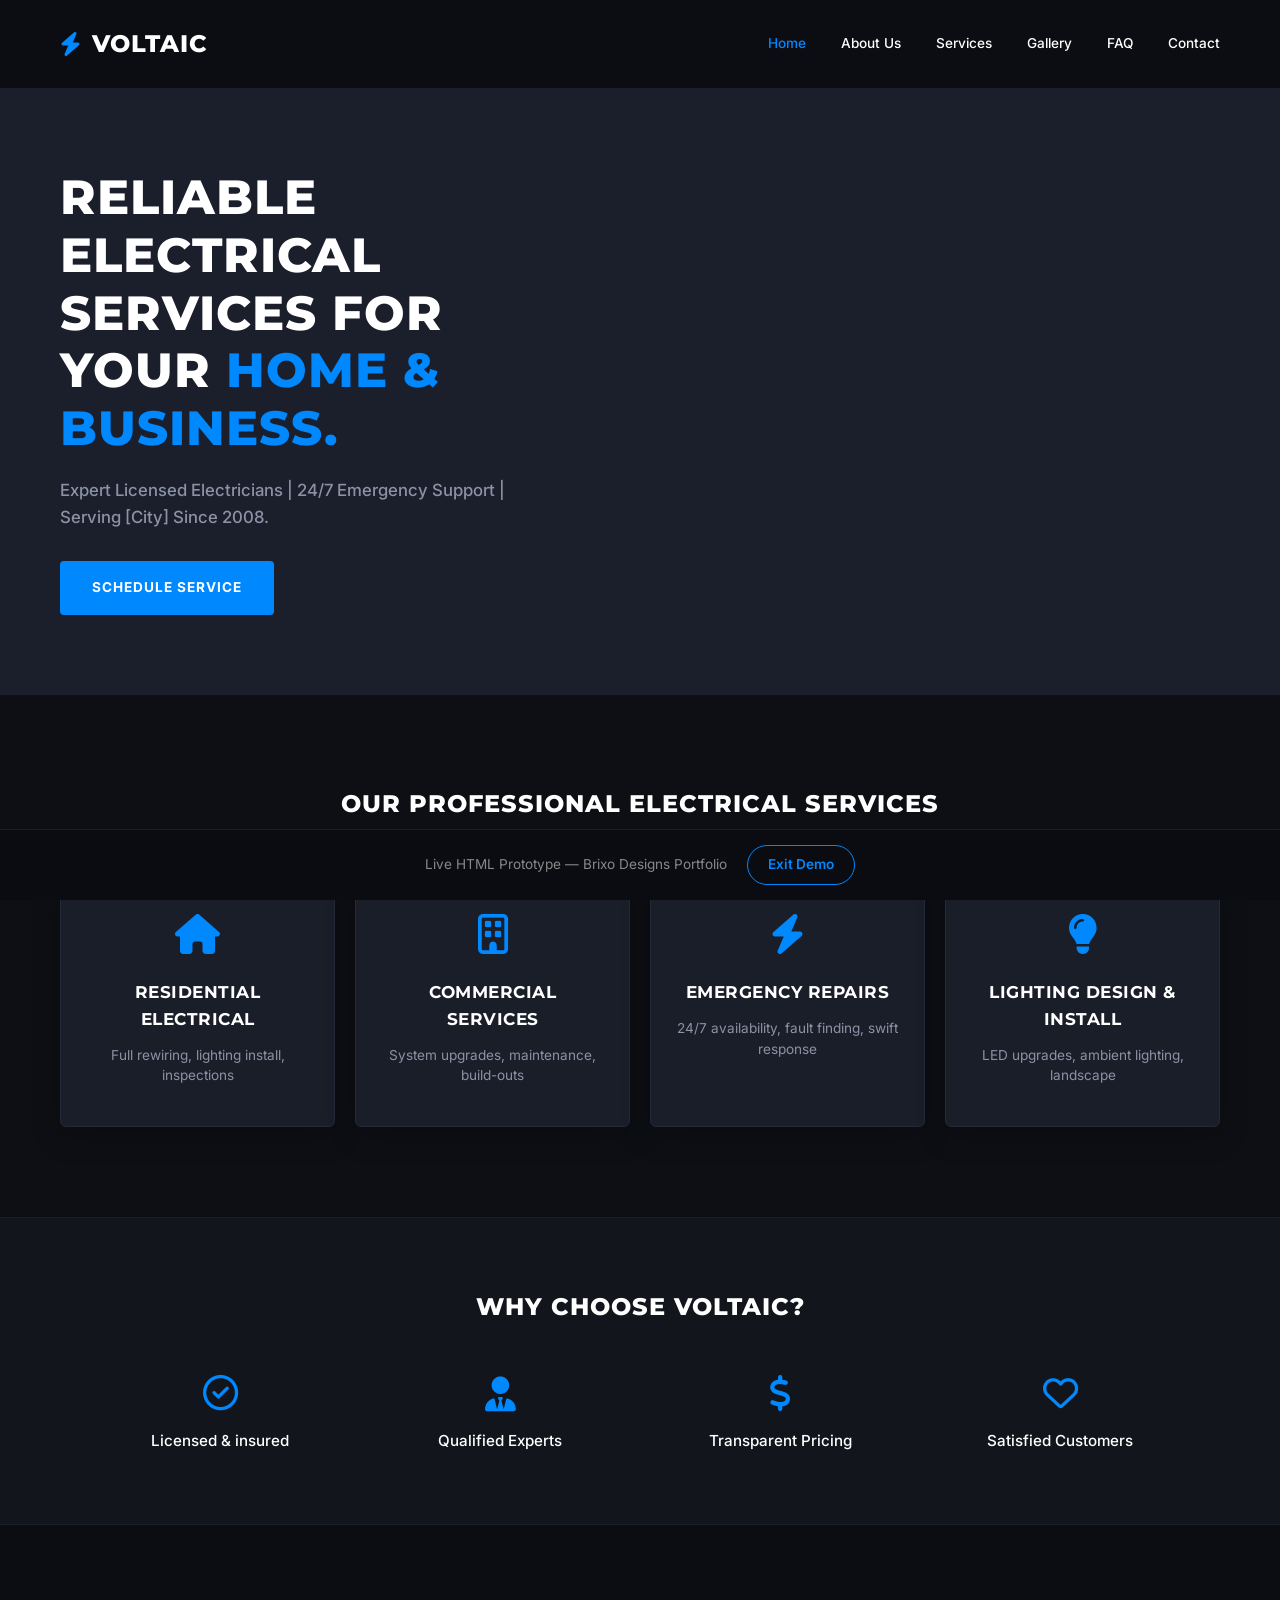
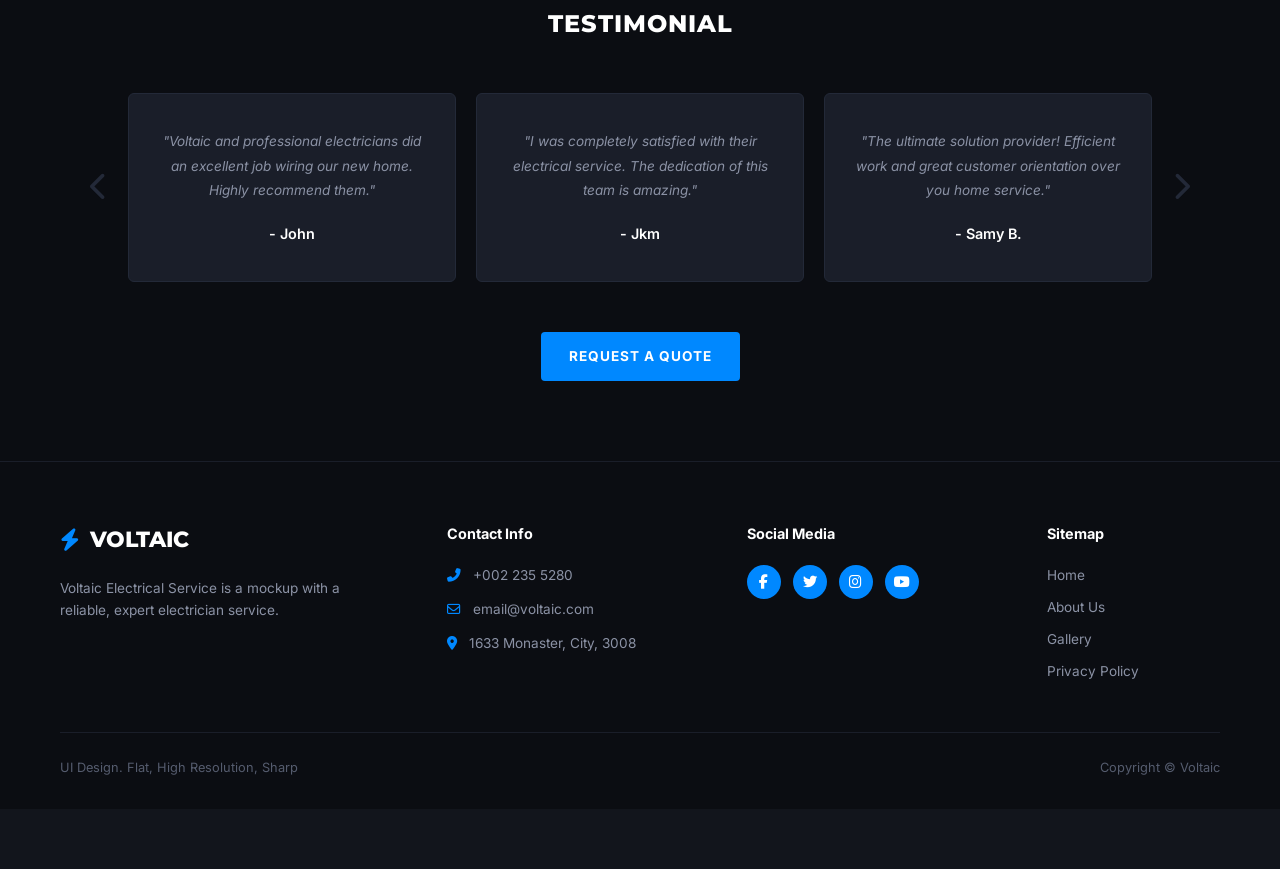
<file: demos/demo-electrician.html>
<!DOCTYPE html>
<html lang="en">
<head>
    <meta charset="UTF-8">
    <meta name="viewport" content="width=device-width, initial-scale=1.0">
    <title>VOLTAIC - Electrician Services</title>
    <link href="https://fonts.googleapis.com/css2?family=Montserrat:wght@400;500;600;700;800&family=Inter:wght@400;500;600&display=swap" rel="stylesheet">
    <link rel="stylesheet" href="https://cdnjs.cloudflare.com/ajax/libs/font-awesome/6.4.0/css/all.min.css">
    <style>
        *, *::before, *::after { margin: 0; padding: 0; box-sizing: border-box; }
        :root { --blue: #0088ff; --dark: #12151c; --darker: #0b0d12; --text: #d8dee8; --text-muted: #8b92a5; }
        body { background-color: var(--dark); color: var(--text); font-family: 'Inter', sans-serif; line-height: 1.6; overflow-x: hidden;}

        /* Navigation */
        nav { display: flex; justify-content: space-between; align-items: center; padding: 25px 60px; background-color: var(--darker); position: relative; z-index: 100;}
        .logo { display:flex; align-items:center; gap: 10px; font-family: 'Montserrat', sans-serif; font-size: 1.5rem; font-weight: 800; color: #fff; letter-spacing: 1px; }
        .logo i { color: var(--blue); }
        .nav-links { display: flex; gap: 35px; font-size: 0.85rem; font-weight: 500; }
        .nav-links a { color: #fff; text-decoration: none; transition: color 0.3s; }
        .nav-links a.active, .nav-links a:hover { color: var(--blue); }

        .hamburger { display: none; cursor: pointer; flex-direction: column; gap: 5px; }
        .hamburger span { display: block; width: 25px; height: 2px; background: var(--blue); transition: 0.3s; }

        /* Hero Section */
        .hero { display: flex; background: linear-gradient(to right, #1a1f2b 50%, #1a1f2b 50%); min-height: 500px; position: relative; border-top: 1px solid #1a1e29;}
        .hero-bg { position: absolute; right: 0; top: 0; width: 50%; height: 100%; background: url('https://images.unsplash.com/photo-1621905252507-b35492cc74b4?ixlib=rb-4.0.3&auto=format&fit=crop&w=1000&q=80') center/cover no-repeat; }
        .hero-bg::after { content: ''; position: absolute; inset:0; background: linear-gradient(to right, #1a1f2b 0%, transparent 20%); } /* Fade edge */
        .hero-content { padding: 80px 60px; width: 50%; position: relative; z-index: 2; display: flex; flex-direction: column; justify-content: center;}
        h1 { font-family: 'Montserrat', sans-serif; font-size: 3rem; font-weight: 800; color: #fff; line-height: 1.2; margin-bottom: 20px; text-transform: uppercase; letter-spacing: 1px;}
        h1 span { color: var(--blue); }
        .hero-desc { font-size: 1.05rem; color: var(--text-muted); margin-bottom: 30px; max-width: 450px; font-weight: 500;}
        .schedule-btn { background-color: var(--blue); color: #fff; padding: 16px 32px; text-decoration: none; font-size: 0.85rem; font-weight: 700; text-transform: uppercase; border-radius: 4px; display: inline-block; width: max-content; transition: background 0.3s; letter-spacing: 1px;}
        .schedule-btn:hover { background-color: #0066cc; }

        /* Services Grid */
        .services-section { padding: 90px 60px; text-align: center; background-color: #0d0f14; border-bottom: 1px solid #1a1e29;}
        .section-title { font-family: 'Montserrat', sans-serif; font-size: 1.5rem; font-weight: 800; color: #fff; text-transform: uppercase; letter-spacing: 1px; margin-bottom: 50px; }
        
        .grid { display: grid; grid-template-columns: repeat(4, 1fr); gap: 20px; max-width: 1200px; margin: 0 auto; }
        .card { background-color: #1a1e29; padding: 40px 25px; border-radius: 6px; text-align: center; border: 1px solid #232938; box-shadow: 0 10px 30px rgba(0,0,0,0.2); transition: transform 0.3s;}
        .card:hover { transform: translateY(-5px); }
        .card i { font-size: 2.5rem; color: var(--blue); margin-bottom: 25px; }
        .card h3 { font-family: 'Montserrat', sans-serif; font-size: 1.05rem; font-weight: 700; color: #fff; margin-bottom: 12px; text-transform: uppercase; letter-spacing: 0.5px;}
        .card p { font-size: 0.85rem; color: var(--text-muted); line-height: 1.5;}

        /* Features */
        .features-section { padding: 70px 60px; text-align: center; background-color: var(--dark); border-bottom: 1px solid #1a1e29; }
        .features-grid { display: grid; grid-template-columns: repeat(4, 1fr); gap: 20px; max-width: 1100px; margin: 0 auto; }
        .feature-item i { font-size: 2.2rem; color: var(--blue); margin-bottom: 18px; }
        .feature-item p { font-size: 0.95rem; font-weight: 500; color: #fff; }

        /* Testimonials */
        .testimonial-section { padding: 80px 60px; text-align: center; background-color: #0b0d12; border-bottom: 1px solid #1a1e29;}
        .testimonial-grid { display: flex; justify-content: center; align-items: center; gap: 20px; max-width: 1100px; margin: 0 auto 50px;}
        .test-card { background-color: #1a1e29; padding: 35px 30px; border-radius: 6px; flex: 1; text-align: center; position: relative; border: 1px solid #232938;}
        .test-card p.quote { font-size: 0.85rem; color: var(--text-muted); font-style: italic; margin-bottom: 20px; line-height: 1.8;}
        .test-card p.author { font-size: 0.9rem; color: #fff; font-weight: 600; }
        .nav-arrow { font-size: 1.8rem; color: #232938; cursor: pointer; transition: color 0.3s; }
        .nav-arrow:hover { color: var(--blue); }
        
        .quote-btn { background-color: var(--blue); color: #fff; padding: 14px 28px; text-decoration: none; font-size: 0.85rem; font-weight: 700; text-transform: uppercase; border-radius: 4px; display: inline-block; transition: background 0.3s; letter-spacing: 1px;}
        .quote-btn:hover { background-color: #0066cc; }

        /* Footer */
        footer { padding: 60px 60px 30px; background-color: var(--darker); }
        .footer-grid { display: grid; grid-template-columns: 2fr 1.5fr 1.5fr 1fr; gap: 40px; max-width: 1200px; margin: 0 auto 50px;}
        .footer-logo { display:flex; align-items:center; gap: 10px; font-family: 'Montserrat', sans-serif; font-size: 1.4rem; font-weight: 800; color: #fff; margin-bottom: 20px;}
        .footer-logo i { color: var(--blue); }
        .footer-desc { font-size: 0.85rem; color: var(--text-muted); max-width: 320px; line-height: 1.6;}
        
        .footer-col h4 { font-size: 0.9rem; font-weight: 700; color: #fff; margin-bottom: 20px; }
        .contact-item { display: flex; align-items: center; gap: 12px; font-size: 0.85rem; color: var(--text-muted); margin-bottom: 12px;}
        .contact-item i { color: var(--blue); }
        
        .social-icons { display: flex; gap: 12px; }
        .social-icons a { width: 34px; height: 34px; background-color: var(--blue); color: #fff; border-radius: 50%; display: flex; justify-content: center; align-items: center; text-decoration: none; font-size: 0.9rem; transition: background 0.3s;}
        .social-icons a:hover { background-color: #0066cc; }
        .sitemap-links { display: flex; flex-direction: column; gap: 10px; }
        .sitemap-links a { color: var(--text-muted); text-decoration: none; font-size: 0.85rem; transition: color 0.3s; }
        .sitemap-links a:hover { color: #fff; }

        .footer-bottom { display: flex; justify-content: space-between; align-items: center; padding-top: 25px; border-top: 1px solid #1a1e29; font-size: 0.8rem; color: #555c6e; max-width: 1200px; margin: 0 auto;}

        /* Return Bar */
        .return-bar { position: fixed; bottom: 0; width: 100%; background: #0a0c11; border-top: 1px solid #1a1e29; text-align: center; padding: 15px; z-index: 1000; display: flex; justify-content: center; align-items: center; gap: 20px; }
        .return-bar span { color: #888; font-size: 0.85rem; }
        .return-bar a { color: var(--blue); text-decoration: none; font-weight: 600; border: 1px solid var(--blue); padding: 8px 20px; border-radius: 20px; font-size: 0.85rem; transition: all 0.3s; }
        .return-bar a:hover { background: var(--blue); color: #fff; }

        @media (max-width: 1200px) {
            .grid { grid-template-columns: repeat(2, 1fr); gap: 30px; }
            .features-grid { grid-template-columns: repeat(2, 1fr); gap: 40px; }
        }

        @media (max-width: 900px) {
            .hero { flex-direction: column; }
            .hero-bg { position: relative; width: 100%; height: 350px; }
            .hero-bg::after { display: none; }
            .hero-content { width: 100%; align-items: center; text-align: center; padding: 60px 40px;}
            
            .testimonial-grid { flex-direction: column; gap: 30px; }
            .nav-arrow { display: none; }
            
            .footer-grid { grid-template-columns: 1fr 1fr; gap: 40px; }
        }

        @media (max-width: 768px) {
            nav { padding: 20px 30px; }
            .nav-links { position: absolute; top: 100%; left: 0; width: 100%; background: var(--darker); flex-direction: column; gap: 0; border-bottom: 1px solid #1a1e29; border-top: 1px solid #1a1e29; display: none; }
            .nav-links.show { display: flex; }
            .nav-links a { padding: 15px; text-align: center; border-bottom: 1px solid #1a1e29; }
            .hamburger { display: flex; }
            
            h1 { font-size: 2.2rem; }
            .services-section, .features-section, .testimonial-section, footer { padding: 50px 30px; }
            
            .grid { grid-template-columns: 1fr; }
            .features-grid { grid-template-columns: 1fr; }
            .footer-grid { grid-template-columns: 1fr; text-align: center; }
            .footer-logo, .social-icons, .contact-item { justify-content: center; }
            .footer-desc { margin: 0 auto; }
            .footer-bottom { flex-direction: column; gap: 15px; text-align: center; }
        }
    </style>
</head>
<body>

    <nav>
        <div class="logo"><i class="fas fa-bolt"></i> VOLTAIC</div>
        <div class="nav-links">
            <a href="#" class="active">Home</a>
            <a href="#">About Us</a>
            <a href="#">Services</a>
            <a href="#">Gallery</a>
            <a href="#">FAQ</a>
            <a href="#">Contact</a>
        </div>
        <div class="hamburger" onclick="document.querySelector('.nav-links').classList.toggle('show')">
            <span></span><span></span><span></span>
        </div>
    </nav>

    <div class="hero">
        <div class="hero-content">
            <h1>Reliable Electrical Services For Your <span>Home & Business.</span></h1>
            <p class="hero-desc">Expert Licensed Electricians | 24/7 Emergency Support | Serving [City] Since 2008.</p>
            <a href="#" class="schedule-btn">Schedule Service</a>
        </div>
        <div class="hero-bg"></div>
    </div>

    <div class="services-section">
        <h2 class="section-title">Our Professional Electrical Services</h2>
        <div class="grid">
            <div class="card">
                <i class="fas fa-home"></i>
                <h3>Residential Electrical</h3>
                <p>Full rewiring, lighting install, inspections</p>
            </div>
            <div class="card">
                <i class="far fa-building"></i>
                <h3>Commercial Services</h3>
                <p>System upgrades, maintenance, build-outs</p>
            </div>
            <div class="card">
                <i class="fas fa-bolt"></i>
                <h3>Emergency Repairs</h3>
                <p>24/7 availability, fault finding, swift response</p>
            </div>
            <div class="card">
                <i class="fas fa-lightbulb"></i>
                <h3>Lighting Design & Install</h3>
                <p>LED upgrades, ambient lighting, landscape</p>
            </div>
        </div>
    </div>

    <div class="features-section">
        <h2 class="section-title" style="margin-bottom: 50px;">Why Choose Voltaic?</h2>
        <div class="features-grid">
            <div class="feature-item">
                <i class="far fa-check-circle"></i>
                <p>Licensed & insured</p>
            </div>
            <div class="feature-item">
                <i class="fas fa-user-tie"></i>
                <p>Qualified Experts</p>
            </div>
            <div class="feature-item">
                <i class="fas fa-dollar-sign"></i>
                <p>Transparent Pricing</p>
            </div>
            <div class="feature-item">
                <i class="far fa-heart"></i>
                <p>Satisfied Customers</p>
            </div>
        </div>
    </div>

    <div class="testimonial-section">
        <h2 class="section-title" style="margin-bottom: 50px;">Testimonial</h2>
        <div class="testimonial-grid">
            <div class="nav-arrow"><i class="fas fa-chevron-left"></i></div>
            
            <div class="test-card">
                <p class="quote">"Voltaic and professional electricians did an excellent job wiring our new home. Highly recommend them."</p>
                <p class="author">- John</p>
            </div>
            <div class="test-card">
                <p class="quote">"I was completely satisfied with their electrical service. The dedication of this team is amazing."</p>
                <p class="author">- Jkm</p>
            </div>
            <div class="test-card">
                <p class="quote">"The ultimate solution provider! Efficient work and great customer orientation over you home service."</p>
                <p class="author">- Samy B.</p>
            </div>

            <div class="nav-arrow"><i class="fas fa-chevron-right"></i></div>
        </div>
        <a href="#" class="quote-btn">Request A Quote</a>
    </div>

    <footer>
        <div class="footer-grid">
            <div>
                <div class="footer-logo"><i class="fas fa-bolt"></i> VOLTAIC</div>
                <p class="footer-desc">Voltaic Electrical Service is a mockup with a reliable, expert electrician service.</p>
            </div>
            <div class="footer-col">
                <h4>Contact Info</h4>
                <div class="contact-item"><i class="fas fa-phone-alt"></i> +002 235 5280</div>
                <div class="contact-item"><i class="far fa-envelope"></i> email@voltaic.com</div>
                <div class="contact-item"><i class="fas fa-map-marker-alt"></i> 1633 Monaster, City, 3008</div>
            </div>
            <div class="footer-col">
                <h4>Social Media</h4>
                <div class="social-icons">
                    <a href="#"><i class="fab fa-facebook-f"></i></a>
                    <a href="#"><i class="fab fa-twitter"></i></a>
                    <a href="#"><i class="fab fa-instagram"></i></a>
                    <a href="#"><i class="fab fa-youtube"></i></a>
                </div>
            </div>
            <div class="footer-col">
                <h4>Sitemap</h4>
                <div class="sitemap-links">
                    <a href="#">Home</a>
                    <a href="#">About Us</a>
                    <a href="#">Gallery</a>
                    <a href="#">Privacy Policy</a>
                </div>
            </div>
        </div>
        <div class="footer-bottom">
            <div>UI Design. Flat, High Resolution, Sharp</div>
            <div>Copyright © Voltaic</div>
        </div>
    </footer>

    <div style="height: 60px;"></div>

    <div class="return-bar">
        <span>Live HTML Prototype — Brixo Designs Portfolio</span>
        <a href="electrician.html">Exit Demo</a>
    </div>

</body>
</html>
</file>
<file: style.css>
/* =============================================
   ROOT & GLOBAL SETUP
============================================= */
:root {
    --bg: #05070a;
    --surface: rgba(255,255,255,0.03);
    --surface-hover: rgba(255,255,255,0.06);
    --border: rgba(255,255,255,0.08);
    --border-hover: rgba(255,255,255,0.18);
    --primary: #1E3AFA; /* Electric Blue */
    --primary-light: #4D64FB;
    --accent: #7000FF; /* Electric Purple */
    --gold: #F0A500;
    --green: #10B981;
    --text: #F8FAFC;
    --text-muted: #94A3B8;
    --text-dim: #64748B;
    --gradient: linear-gradient(135deg, var(--primary) 0%, var(--accent) 100%);
    --gradient-gold: linear-gradient(135deg, #f0a500, #ff6b35);
    --radius: 16px;
    --radius-sm: 8px;
    --transition: 0.3s cubic-bezier(0.4, 0, 0.2, 1);
}

*, *::before, *::after { margin: 0; padding: 0; box-sizing: border-box; }

html { scroll-behavior: smooth; }

body {
    background-color: var(--bg);
    color: var(--text);
    font-family: 'Inter', sans-serif;
    line-height: 1.65;
    overflow-x: hidden;
}

h1, h2, h3, h4, h5 { font-family: 'Outfit', sans-serif; }

/* =============================================
   AMBIENT BACKGROUND
============================================= */
.blob {
    position: fixed;
    border-radius: 50%;
    filter: blur(130px);
    z-index: -2;
    pointer-events: none;
    opacity: 0.5;
    animation: floatBlob 12s ease-in-out infinite;
}

.blob-1 {
    width: 700px; height: 700px;
    background: radial-gradient(circle, rgba(30, 58, 250, 0.3) 0%, transparent 65%);
    top: -250px; left: -200px;
}

.blob-2 {
    width: 500px; height: 500px;
    background: radial-gradient(circle, rgba(112, 0, 255, 0.2) 0%, transparent 65%);
    bottom: 10%; right: -150px;
    animation-delay: 6s;
    opacity: 0.3;
}

@keyframes floatBlob {
    0%, 100% { transform: translate(0,0) scale(1); }
    50% { transform: translate(20px,-30px) scale(1.05); }
}

.noise-overlay {
    position: fixed;
    inset: 0;
    z-index: -1;
    pointer-events: none;
    opacity: 0.035;
    background-image: url("data:image/svg+xml,%3Csvg viewBox='0 0 200 200' xmlns='http://www.w3.org/2000/svg'%3E%3Cfilter id='noise'%3E%3CfeTurbulence type='fractalNoise' baseFrequency='0.9' numOctaves='4' stitchTiles='stitch'/%3E%3C/filter%3E%3Crect width='100%25' height='100%25' filter='url(%23noise)'/%3E%3C/svg%3E");
    background-repeat: repeat;
    background-size: 150px 150px;
}

/* =============================================
   SCROLL REVEAL
============================================= */
.reveal {
    opacity: 0;
    transform: translateY(28px);
    transition: opacity 0.75s ease, transform 0.75s ease;
}
.reveal.visible { opacity: 1; transform: translateY(0); }

/* =============================================
   NAVIGATION
============================================= */
.navbar {
    position: fixed; top: 0; left: 0; right: 0;
    z-index: 1000;
    display: flex; align-items: center; justify-content: space-between;
    padding: 18px 5%;
    background: rgba(3,4,8,0.75);
    backdrop-filter: blur(20px);
    -webkit-backdrop-filter: blur(20px);
    border-bottom: 1px solid var(--border);
    transition: padding var(--transition), background var(--transition);
}

.navbar.scrolled { padding: 14px 5%; background: rgba(3,4,8,0.95); }

.nav-logo {
    display: flex;
    align-items: center;
    gap: 12px;
    text-decoration: none;
}

.nav-logo img {
    height: 65px;
    width: auto;
}

.nav-logo span {
    font-family: 'Outfit', sans-serif;
    font-size: 1.5rem;
    font-weight: 800;
    color: #fff;
    text-transform: uppercase;
    letter-spacing: 1px;
    display: flex;
    flex-direction: column;
    line-height: 1;
}

.nav-logo span .brand-sub {
    font-size: 0.65rem;
    color: var(--primary);
    letter-spacing: 4px;
    margin-top: 2px;
}

.nav-links {
    display: flex; align-items: center; gap: 32px;
}

.nav-links a {
    color: var(--text-muted);
    text-decoration: none;
    font-size: 0.9rem;
    font-weight: 500;
    transition: color var(--transition);
    position: relative;
}

.nav-links a:not(.nav-cta)::after {
    content: '';
    position: absolute;
    bottom: -4px; left: 0;
    width: 0; height: 2px;
    background: var(--accent);
    transition: width var(--transition);
}

.nav-links a:hover, .nav-links a.active { color: var(--text); }
.nav-links a:hover::after, .nav-links a.active::after { width: 100%; }

.nav-cta {
    background: var(--gradient);
    color: #fff !important;
    padding: 9px 22px;
    border-radius: 100px;
    font-weight: 600 !important;
    font-size: 0.85rem !important;
    transition: opacity var(--transition), transform var(--transition) !important;
    -webkit-text-fill-color: #fff !important;
}
.nav-cta::after { display: none !important; }
.nav-cta:hover { opacity: 0.9; transform: translateY(-2px); }

.mobile-menu-btn {
    display: none; cursor: pointer; z-index: 1001; padding: 5px;
}
.bar {
    width: 24px; height: 2px;
    background: var(--text);
    margin: 5px 0;
    border-radius: 2px;
    transition: var(--transition);
}

/* =============================================
   HERO
============================================= */
.hero {
    min-height: 100vh;
    display: flex;
    align-items: center;
    justify-content: center;
    padding: 140px 6% 80px;
    position: relative;
    overflow: hidden;
}

.hero-inner {
    display: grid;
    grid-template-columns: 1fr 1fr;
    align-items: center;
    gap: 60px;
    max-width: 1300px;
    width: 100%;
    z-index: 10;
}

.hero-content {
    text-align: left;
    z-index: 10;
}

/* ---- MOCKUP STAGE ---- */
.hero-mockups {
    perspective: 1200px;
    position: relative;
    height: 480px;
    display: flex;
    align-items: center;
    justify-content: center;
}

.mockup-stage {
    position: relative;
    width: 400px;
    height: 480px;
    transform-style: preserve-3d;
}

.mockup-card {
    position: absolute;
    width: 380px;
    border-radius: 12px;
    overflow: hidden;
    background: #0d0d1a;
    box-shadow:
        0 30px 80px rgba(0,0,0,0.6),
        0 0 0 1px rgba(255,255,255,0.07);
    transition: filter 0.3s ease;
    cursor: pointer;
}

.mockup-card:hover {
    filter: brightness(1.2) contrast(1.1);
}

.mockup-browser-bar {
    background: #1a1a2e;
    padding: 8px 12px;
    display: flex;
    gap: 6px;
    align-items: center;
    border-bottom: 1px solid rgba(255,255,255,0.06);
}

.mockup-browser-bar .dot {
    width: 9px;
    height: 9px;
    border-radius: 50%;
    display: inline-block;
}
.mockup-browser-bar .dot:nth-child(1) { background: #ff5f57; }
.mockup-browser-bar .dot:nth-child(2) { background: #febc2e; }
.mockup-browser-bar .dot:nth-child(3) { background: #28c840; }

.mockup-card img {
    width: 100%;
    display: block;
    object-fit: cover;
    height: 250px;
}

/* Stacked 3D Animated positions */
.mockup-front {
    animation: cycleCards 12s infinite ease-in-out 0s paused;
}

.mockup-mid {
    animation: cycleCards 12s infinite ease-in-out -8s paused;
}

.mockup-back {
    animation: cycleCards 12s infinite ease-in-out -4s paused;
}

@keyframes cycleCards {
    0%, 25% {
        transform: rotateY(-10deg) rotateX(4deg) translateX(0px) translateY(10px) translateZ(30px);
        opacity: 1;
        z-index: 3;
    }
    29.16% {
        transform: rotateY(-14deg) rotateX(5deg) translateX(-60px) translateY(-10px) translateZ(-25px);
        opacity: 0.8;
        z-index: 1;
    }
    33.33%, 58.33% {
        transform: rotateY(-18deg) rotateX(6deg) translateX(90px) translateY(-30px) translateZ(-80px);
        opacity: 0.7;
        z-index: 1;
    }
    66.66%, 91.66% {
        transform: rotateY(-14deg) rotateX(5deg) translateX(45px) translateY(-10px) translateZ(-30px);
        opacity: 0.88;
        z-index: 2;
    }
    100% {
        transform: rotateY(-10deg) rotateX(4deg) translateX(0px) translateY(10px) translateZ(30px);
        opacity: 1;
        z-index: 3;
    }
}

/* Load-in animation for all mockup cards */
.hero-mockups.visible .mockup-back  { animation-play-state: running;  }
.hero-mockups.visible .mockup-mid   { animation-play-state: running;  }
.hero-mockups.visible .mockup-front { animation-play-state: running;  }

/* Glow Orb behind mockups */
.hero-mockups::before {
    content: '';
    position: absolute;
    width: 500px;
    height: 500px;
    background: radial-gradient(circle, rgba(76,201,240,0.15) 0%, rgba(123,44,191,0.1) 40%, transparent 70%);
    border-radius: 50%;
    z-index: -1;
    filter: blur(40px);
}

.badge {
    display: inline-flex; align-items: center; gap: 8px;
    padding: 7px 18px;
    background: rgba(76,201,240,0.08);
    border: 1px solid rgba(76,201,240,0.2);
    color: var(--accent);
    border-radius: 100px;
    font-size: 0.8rem;
    font-weight: 600;
    letter-spacing: 1.5px;
    text-transform: uppercase;
    margin-bottom: 28px;
}

.hero h1 {
    font-size: clamp(2.8rem, 6vw, 5.5rem);
    line-height: 1.1;
    font-weight: 800;
    letter-spacing: -2px;
    margin-bottom: 24px;
}

.gradient-text {
    background: var(--gradient);
    -webkit-background-clip: text;
    background-clip: text;
    -webkit-text-fill-color: transparent;
}

.typewriter-wrap {
    display: inline-block;
    position: relative;
}

.cursor {
    -webkit-text-fill-color: var(--accent);
    animation: blink 1s step-end infinite;
    margin-left: 2px;
}
@keyframes blink { 0%, 100% { opacity: 1; } 50% { opacity: 0; } }

.hero-sub {
    font-size: 1.15rem;
    color: var(--text-muted);
    max-width: 560px;
    margin: 0 0 40px;
    line-height: 1.7;
}

.hero-actions {
    display: flex; justify-content: flex-start;
    gap: 16px; flex-wrap: wrap;
    margin-bottom: 40px;
}

.btn {
    display: inline-flex; align-items: center; gap: 9px;
    padding: 14px 28px;
    border-radius: 100px;
    font-family: 'Outfit', sans-serif;
    font-weight: 600;
    font-size: 0.95rem;
    text-decoration: none;
    cursor: pointer;
    border: none;
    transition: all var(--transition);
}

.btn-primary {
    background: var(--gradient);
    color: #fff;
    box-shadow: 0 4px 20px rgba(123,44,191,0.4);
}
.btn-primary:hover {
    transform: translateY(-3px);
    box-shadow: 0 8px 30px rgba(123,44,191,0.6);
}

.btn-secondary {
    background: var(--surface);
    color: var(--text);
    border: 1px solid var(--border);
    backdrop-filter: blur(10px);
}
.btn-secondary:hover {
    background: var(--surface-hover);
    border-color: var(--border-hover);
    transform: translateY(-3px);
}

.btn-whatsapp {
    background: #25D366;
    color: #fff;
    box-shadow: 0 4px 20px rgba(37,211,102,0.3);
}
.btn-whatsapp:hover {
    background: #20ba5a;
    transform: translateY(-3px);
    box-shadow: 0 8px 28px rgba(37,211,102,0.5);
}

.hero-trust {
    display: flex; justify-content: center;
    gap: 30px; flex-wrap: wrap;
}

.trust-item {
    display: flex; align-items: center; gap: 8px;
    color: var(--text-muted);
    font-size: 0.88rem;
}

.trust-item i { color: var(--green); }

.hero-scroll-hint {
    position: absolute;
    bottom: 30px; left: 50%;
    transform: translateX(-50%);
    display: flex; flex-direction: column;
    align-items: center; gap: 8px;
    color: var(--text-dim);
    font-size: 0.75rem;
    letter-spacing: 2px;
    text-transform: uppercase;
    animation: floatBlob 3s ease-in-out infinite;
}

.scroll-line {
    width: 1px; height: 40px;
    background: linear-gradient(to bottom, transparent, var(--text-dim));
}

/* =============================================
   STATS BAR
============================================= */
.stats-bar {
    background: var(--surface);
    border-top: 1px solid var(--border);
    border-bottom: 1px solid var(--border);
    padding: 40px 5%;
}

.stats-inner {
    max-width: 900px; margin: 0 auto;
    display: flex; justify-content: space-between;
    align-items: center; gap: 20px;
    flex-wrap: wrap;
}

.stat-item { text-align: center; flex: 1; min-width: 120px; }

.stat-item .stat-num {
    font-family: 'Outfit', sans-serif;
    font-size: 3rem;
    font-weight: 800;
    background: var(--gradient);
    -webkit-background-clip: text;
    background-clip: text;
    -webkit-text-fill-color: transparent;
    line-height: 1;
}

.stat-item .stat-suffix {
    font-family: 'Outfit', sans-serif;
    font-size: 2rem;
    font-weight: 800;
    background: var(--gradient);
    -webkit-background-clip: text;
    background-clip: text;
    -webkit-text-fill-color: transparent;
}

.stat-item p { color: var(--text-muted); font-size: 0.85rem; margin-top: 6px; }

.stat-divider {
    width: 1px; height: 60px;
    background: var(--border);
    flex-shrink: 0;
}

/* =============================================
   SECTIONS — SHARED
============================================= */
section { padding: 110px 5%; position: relative; z-index: 10; }

.section-label {
    font-size: 0.78rem;
    font-weight: 600;
    letter-spacing: 3px;
    text-transform: uppercase;
    color: var(--accent);
    margin-bottom: 14px;
}

.section-header { text-align: center; margin-bottom: 70px; }
.section-header h2 {
    font-size: clamp(2rem, 4vw, 3rem);
    font-weight: 800;
    letter-spacing: -1px;
    line-height: 1.15;
    margin-bottom: 16px;
}
.section-sub { color: var(--text-muted); font-size: 1.1rem; max-width: 600px; margin: 0 auto; }

/* =============================================
   INDUSTRIES
============================================= */
.industries-section { padding: 60px 5% 50px; }
.industries-section .section-header { margin-bottom: 40px; }

.industries-grid {
    display: flex; flex-wrap: wrap;
    justify-content: center; gap: 14px;
    max-width: 900px; margin: 0 auto;
}

.industry-pill {
    display: inline-flex; align-items: center; gap: 8px;
    padding: 10px 22px;
    background: var(--surface);
    border: 1px solid var(--border);
    border-radius: 100px;
    font-size: 0.88rem;
    font-weight: 500;
    color: var(--text-muted);
    transition: all var(--transition);
    cursor: default;
}

.industry-pill i { color: var(--primary-light); }

.industry-pill:hover {
    background: var(--surface-hover);
    border-color: rgba(123,44,191,0.4);
    color: var(--text);
}

/* =============================================
   PORTFOLIO
============================================= */
.portfolio-grid {
    display: grid;
    grid-template-columns: repeat(auto-fit, minmax(340px, 1fr));
    gap: 30px;
    max-width: 1200px; margin: 0 auto;
}

.port-card {
    background: var(--surface);
    border: 1px solid var(--border);
    border-radius: var(--radius);
    overflow: hidden;
    transition: all 0.4s ease;
    display: flex; flex-direction: column;
}

.port-card:hover {
    transform: translateY(-10px);
    border-color: rgba(123,44,191,0.3);
    box-shadow: 0 20px 50px rgba(0,0,0,0.5);
}

.port-card-img {
    position: relative;
    height: 240px;
    overflow: hidden;
}

.port-card-img img {
    width: 100%; height: 100%;
    object-fit: cover;
    object-position: top;
    transition: transform 0.6s cubic-bezier(0.25,1,0.5,1);
}

.port-card:hover .port-card-img img { transform: scale(1.06); }

.port-card-overlay {
    position: absolute; inset: 0;
    background: rgba(3,4,8,0.85);
    display: flex; flex-direction: column;
    justify-content: center; align-items: center; gap: 14px;
    opacity: 0;
    transition: opacity var(--transition);
}

.port-card:hover .port-card-overlay { opacity: 1; }

.overlay-btn {
    display: inline-flex; align-items: center; gap: 8px;
    padding: 11px 24px;
    background: var(--gradient);
    color: #fff;
    text-decoration: none;
    border-radius: 100px;
    font-size: 0.88rem;
    font-weight: 600;
    transition: opacity var(--transition);
}

.overlay-btn:hover { opacity: 0.85; }

.overlay-btn-ghost {
    background: transparent;
    border: 1px solid rgba(255,255,255,0.3);
    color: #fff;
}

.port-card-body { padding: 28px; flex-grow: 1; display: flex; flex-direction: column; }

.port-tags { display: flex; gap: 8px; flex-wrap: wrap; margin-bottom: 14px; }

.ptag {
    padding: 4px 12px;
    background: rgba(255,255,255,0.05);
    border: 1px solid var(--border);
    border-radius: 100px;
    font-size: 0.72rem;
    font-weight: 600;
    color: var(--text-muted);
    text-transform: uppercase;
    letter-spacing: 0.5px;
}

.port-card-body h3 { font-size: 1.4rem; margin-bottom: 10px; font-weight: 700; }
.port-card-body p { color: var(--text-muted); font-size: 0.93rem; flex-grow: 1; margin-bottom: 22px; line-height: 1.65; }

.card-link {
    display: inline-flex; align-items: center; gap: 8px;
    color: var(--accent);
    text-decoration: none;
    font-weight: 600;
    font-size: 0.9rem;
    transition: gap var(--transition);
    align-self: flex-start;
}
.card-link:hover { gap: 14px; }

/* =============================================
   PROCESS
============================================= */
.process-section { background: rgba(255,255,255,0.01); }

.process-steps {
    display: flex;
    justify-content: center;
    align-items: center;
    gap: 0;
    max-width: 1100px; margin: 0 auto;
    flex-wrap: wrap;
}

.process-step {
    background: var(--surface);
    border: 1px solid var(--border);
    border-radius: var(--radius);
    padding: 40px 30px;
    text-align: center;
    flex: 1; min-width: 200px; max-width: 240px;
    position: relative;
    transition: all var(--transition);
}

.process-step:hover {
    background: var(--surface-hover);
    border-color: rgba(123,44,191,0.3);
    transform: translateY(-5px);
}

.step-num {
    position: absolute; top: -14px; left: 50%; transform: translateX(-50%);
    font-family: 'Outfit', sans-serif;
    font-size: 0.75rem; font-weight: 800;
    letter-spacing: 1px;
    background: var(--gradient);
    -webkit-background-clip: text;
    background-clip: text;
    -webkit-text-fill-color: transparent;
    background-color: var(--bg);
    padding: 0 10px;
    border: 1px solid rgba(123,44,191,0.4);
    border-radius: 100px;
}

.step-icon {
    font-size: 2rem;
    color: var(--accent);
    margin: 10px 0 18px;
    text-shadow: 0 0 20px rgba(76,201,240,0.4);
}

.process-step h3 { font-size: 1.1rem; margin-bottom: 12px; }
.process-step p { color: var(--text-muted); font-size: 0.88rem; line-height: 1.6; }

.process-arrow {
    color: var(--text-dim); font-size: 1.2rem;
    padding: 10px;
    flex-shrink: 0;
}

/* =============================================
   WHY CHOOSE US
============================================= */
.why-section { padding: 110px 5%; }

.why-inner {
    max-width: 1100px; margin: 0 auto;
    display: grid;
    grid-template-columns: 1fr 1.3fr;
    gap: 80px;
    align-items: center;
}

.why-left .section-label { margin-bottom: 18px; }
.why-left h2 { font-size: clamp(1.8rem, 3.5vw, 2.8rem); font-weight: 800; letter-spacing: -1px; margin-bottom: 20px; }
.why-desc { color: var(--text-muted); font-size: 1rem; line-height: 1.7; }

.why-card {
    display: flex; align-items: flex-start; gap: 18px;
    background: var(--surface);
    border: 1px solid var(--border);
    border-radius: var(--radius-sm);
    padding: 20px 24px;
    margin-bottom: 14px;
    transition: all var(--transition);
}

.why-card:hover { background: var(--surface-hover); border-color: rgba(34,197,94,0.2); }

.why-icon {
    width: 36px; height: 36px;
    border-radius: 50%;
    display: flex; align-items: center; justify-content: center;
    font-size: 0.9rem;
    flex-shrink: 0;
}

.why-icon.positive { background: rgba(34,197,94,0.1); color: var(--green); border: 1px solid rgba(34,197,94,0.2); }

.why-card h4 { font-size: 0.95rem; font-weight: 700; margin-bottom: 4px; }
.why-card p { font-size: 0.85rem; color: var(--text-muted); }

/* =============================================
   TESTIMONIALS
============================================= */
.testimonials-section { background: rgba(255,255,255,0.01); }

.testimonials-grid {
    display: grid;
    grid-template-columns: repeat(auto-fit, minmax(300px, 1fr));
    gap: 24px;
    max-width: 1100px; margin: 0 auto;
}

.testi-card {
    background: var(--surface);
    border: 1px solid var(--border);
    border-radius: var(--radius);
    padding: 36px 32px;
    transition: all var(--transition);
    position: relative;
}

.testi-card::before {
    content: '"';
    position: absolute;
    top: 20px; right: 30px;
    font-size: 5rem;
    line-height: 1;
    color: var(--border);
    font-family: 'Outfit', sans-serif;
}

.testi-card:hover {
    background: var(--surface-hover);
    border-color: rgba(123,44,191,0.2);
    transform: translateY(-5px);
}

.testi-stars { color: var(--gold); font-size: 0.85rem; letter-spacing: 3px; margin-bottom: 20px; }

.testi-text {
    color: var(--text-muted);
    font-size: 0.95rem;
    line-height: 1.75;
    margin-bottom: 28px;
    position: relative;
    z-index: 2;
}

.testi-author {
    display: flex; align-items: center; gap: 14px;
}

.testi-avatar {
    width: 46px; height: 46px;
    border-radius: 50%;
    display: flex; align-items: center; justify-content: center;
    font-family: 'Outfit', sans-serif;
    font-weight: 800;
    font-size: 1.1rem;
    color: #fff;
    flex-shrink: 0;
}

.testi-author strong { display: block; font-size: 0.95rem; margin-bottom: 2px; }
.testi-author span { color: var(--text-muted); font-size: 0.8rem; }

/* =============================================
   PRICING
============================================= */

.pricing-grid {
    display: grid;
    grid-template-columns: repeat(auto-fit, minmax(280px, 1fr));
    gap: 24px;
    max-width: 1050px; margin: 0 auto 30px;
    align-items: start;
}

.pricing-card {
    background: var(--surface);
    border: 1px solid var(--border);
    border-radius: var(--radius);
    padding: 38px 32px;
    transition: all var(--transition);
    position: relative;
}

.pricing-card:hover { transform: translateY(-6px); border-color: var(--border-hover); }

.pricing-featured {
    border-color: rgba(123,44,191,0.5) !important;
    background: rgba(123,44,191,0.05) !important;
    box-shadow: 0 0 0 1px rgba(123,44,191,0.2), 0 20px 50px rgba(123,44,191,0.15);
}

.pricing-badge-top {
    position: absolute; top: -14px; left: 50%; transform: translateX(-50%);
    background: var(--gradient);
    color: #fff;
    font-size: 0.75rem;
    font-weight: 700;
    letter-spacing: 1px;
    text-transform: uppercase;
    padding: 5px 18px;
    border-radius: 100px;
    white-space: nowrap;
}

.pricing-tier {
    font-size: 0.8rem;
    font-weight: 700;
    text-transform: uppercase;
    letter-spacing: 2px;
    color: var(--text-muted);
    margin-bottom: 16px;
}

.pricing-price { margin-bottom: 16px; display: flex; align-items: baseline; gap: 4px; }
.price-val { font-family: 'Outfit', sans-serif; font-size: 3rem; font-weight: 800; }
.price-note { color: var(--text-muted); font-size: 1.2rem; }
.pricing-desc { color: var(--text-muted); font-size: 0.88rem; line-height: 1.6; margin-bottom: 30px; }

.pricing-features { list-style: none; margin-bottom: 30px; }
.pricing-features li {
    display: flex; align-items: center; gap: 12px;
    font-size: 0.9rem;
    padding: 9px 0;
    border-bottom: 1px solid var(--border);
    color: var(--text);
}

.pricing-features li:last-child { border-bottom: none; }

.pricing-features li i.fa-check { color: var(--green); }
.pricing-features li i.fa-times { color: var(--text-dim); }
.pricing-features li.disabled { color: var(--text-dim); }

.pricing-note {
    text-align: center;
    color: var(--text-muted);
    font-size: 0.88rem;
}
.pricing-note i { color: var(--gold); }

/* =============================================
   CTA BAND
============================================= */
.cta-band {
    margin: 0 5% 110px;
    background: var(--gradient);
    border-radius: 24px;
    padding: 70px 60px;
    text-align: center;
    position: relative;
    overflow: hidden;
}

.cta-band .badge {
    color: #fff;
    background: rgba(255,255,255,0.15);
    border-color: rgba(255,255,255,0.3);
}

.cta-band::before {
    content: '';
    position: absolute; inset: 0;
    background: url("data:image/svg+xml,%3Csvg viewBox='0 0 200 200' xmlns='http://www.w3.org/2000/svg'%3E%3Cfilter id='noise'%3E%3CfeTurbulence type='fractalNoise' baseFrequency='0.9' numOctaves='4' stitchTiles='stitch'/%3E%3C/filter%3E%3Crect width='100%25' height='100%25' filter='url(%23noise)'/%3E%3C/svg%3E") repeat;
    background-size: 150px;
    opacity: 0.06;
    pointer-events: none;
}

.cta-band-inner { position: relative; z-index: 2; }

.cta-band h2 { font-size: clamp(1.8rem, 3.5vw, 2.8rem); font-weight: 800; color: #fff; margin-bottom: 14px; letter-spacing: -1px;}
.cta-band p { color: rgba(255,255,255,0.8); font-size: 1.1rem; margin-bottom: 36px; }

.cta-band-actions {
    display: flex; justify-content: center;
    gap: 16px; flex-wrap: wrap;
}

.cta-band .btn-primary { background: #fff; color: var(--primary); box-shadow: 0 4px 20px rgba(0,0,0,0.2); }
.cta-band .btn-primary:hover { background: rgba(255,255,255,0.9); }

/* =============================================
   FOOTER
============================================= */
.site-footer {
    background: rgba(2,3,6,0.9);
    border-top: 1px solid var(--border);
    padding: 80px 5% 30px;
    position: relative; z-index: 10;
}

.footer-inner {
    max-width: 1200px; margin: 0 auto 60px;
    display: grid;
    grid-template-columns: 2fr 1fr 1fr 1.3fr;
    gap: 50px;
}

.footer-brand .logo-text { font-size: 1.4rem; }
.footer-brand p { color: var(--text-muted); font-size: 0.88rem; margin: 16px 0 24px; max-width: 300px; line-height: 1.7; }

.footer-socials { display: flex; gap: 12px; }
.footer-socials a {
    width: 38px; height: 38px;
    border-radius: 50%;
    background: var(--surface);
    border: 1px solid var(--border);
    display: flex; align-items: center; justify-content: center;
    color: var(--text-muted);
    text-decoration: none;
    font-size: 0.9rem;
    transition: all var(--transition);
}
.footer-socials a:hover { background: var(--primary); border-color: var(--primary); color: #fff; }

.footer-col h4 {
    font-size: 0.85rem;
    font-weight: 700;
    text-transform: uppercase;
    letter-spacing: 1.5px;
    color: var(--text);
    margin-bottom: 20px;
}

.footer-col a {
    display: flex; align-items: center; gap: 8px;
    color: var(--text-muted);
    text-decoration: none;
    font-size: 0.88rem;
    margin-bottom: 12px;
    transition: color var(--transition);
}
.footer-col a:hover { color: var(--text); }
.footer-col a i { color: var(--primary-light); width: 16px; }

.footer-bottom {
    max-width: 1200px; margin: 0 auto;
    padding-top: 28px;
    border-top: 1px solid var(--border);
    display: flex; justify-content: space-between; align-items: center;
    color: var(--text-dim); font-size: 0.85rem;
    flex-wrap: wrap; gap: 10px;
}

/* =============================================
   FLOATING CTA
============================================= */
.floating-cta {
    position: fixed;
    bottom: 30px; right: 30px;
    z-index: 999;
    display: flex; align-items: center; gap: 10px;
    background: var(--gradient);
    color: #fff;
    text-decoration: none;
    padding: 14px 22px;
    border-radius: 100px;
    font-family: 'Outfit', sans-serif;
    font-weight: 700;
    font-size: 0.9rem;
    box-shadow: 0 8px 30px rgba(123,44,191,0.5);
    transition: all var(--transition);
    transform: translateY(100px);
    opacity: 0;
}

.floating-cta.show { transform: translateY(0); opacity: 1; }
.floating-cta:hover { transform: translateY(-4px); box-shadow: 0 14px 40px rgba(123,44,191,0.7); }

/* =============================================
   CASE STUDY PAGES
============================================= */
.project-hero {
    padding: 160px 5% 80px;
    max-width: 1200px; margin: 0 auto;
}

.project-hero h1 { font-size: clamp(2.5rem, 5vw, 4rem); font-weight: 800; letter-spacing: -1.5px; margin-bottom: 20px; }
.project-hero > p { color: var(--text-muted); font-size: 1.15rem; max-width: 700px; line-height: 1.7; }

.project-meta {
    display: flex; gap: 40px; flex-wrap: wrap;
    margin: 40px 0;
    padding: 24px 0;
    border-top: 1px solid var(--border);
    border-bottom: 1px solid var(--border);
}

.meta-item h4 { color: var(--text-muted); font-size: 0.78rem; text-transform: uppercase; letter-spacing: 1.5px; margin-bottom: 6px; }
.meta-item p { font-size: 1rem; font-weight: 600; }

.project-showcase {
    max-width: 1200px; margin: 0 auto 80px;
    border-radius: var(--radius);
    overflow: hidden;
    box-shadow: 0 30px 70px rgba(0,0,0,0.7);
    border: 1px solid var(--border);
}

.project-showcase img { width: 100%; display: block; }

.project-details {
    max-width: 800px; margin: 0 auto 80px;
}

.project-details h2 { font-size: 2rem; font-weight: 800; margin-bottom: 18px; letter-spacing: -0.5px; }
.project-details p { color: var(--text-muted); font-size: 1.05rem; margin-bottom: 20px; line-height: 1.75; }

/* =============================================
   CONTACT PAGE
============================================= */
.contact-page { padding: 160px 5% 100px; max-width: 1100px; margin: 0 auto; }
.contact-grid { display: grid; grid-template-columns: 1.2fr 1fr; gap: 70px; align-items: start; }

.contact-form-wrap h1 { font-size: clamp(2rem,4vw,3rem); font-weight: 800; letter-spacing: -1px; margin-bottom: 14px; }
.contact-form-wrap .sub { color: var(--text-muted); font-size: 1.05rem; margin-bottom: 40px; line-height: 1.6; }

.form-group { margin-bottom: 20px; }
.form-group label { display: block; font-size: 0.85rem; font-weight: 600; color: var(--text-muted); margin-bottom: 8px; text-transform: uppercase; letter-spacing: 1px; }

.form-group input,
.form-group select,
.form-group textarea {
    width: 100%;
    padding: 14px 18px;
    background: var(--surface);
    border: 1px solid var(--border);
    border-radius: var(--radius-sm);
    color: var(--text);
    font-family: 'Inter', sans-serif;
    font-size: 0.95rem;
    outline: none;
    transition: border-color var(--transition), box-shadow var(--transition);
}

.form-group select option { background: #0d0e12; }

.form-group input:focus,
.form-group select:focus,
.form-group textarea:focus {
    border-color: var(--primary);
    box-shadow: 0 0 0 3px rgba(123,44,191,0.15);
}

.form-group textarea { height: 140px; resize: vertical; }

.contact-side h3 { font-size: 1.3rem; font-weight: 700; margin-bottom: 24px; }

.contact-info-item {
    display: flex; align-items: flex-start; gap: 16px;
    background: var(--surface);
    border: 1px solid var(--border);
    border-radius: var(--radius-sm);
    padding: 20px;
    margin-bottom: 14px;
    transition: all var(--transition);
    text-decoration: none;
    color: inherit;
}
.contact-info-item:hover { border-color: rgba(123,44,191,0.3); background: var(--surface-hover); }
.contact-info-icon { width: 42px; height: 42px; border-radius: var(--radius-sm); background: rgba(123,44,191,0.1); border: 1px solid rgba(123,44,191,0.2); display: flex; align-items: center; justify-content: center; color: var(--primary-light); font-size: 1rem; flex-shrink: 0; }
.contact-info-item strong { display: block; font-size: 0.9rem; margin-bottom: 3px; }
.contact-info-item span { color: var(--text-muted); font-size: 0.85rem; }

/* =============================================
   RESPONSIVE
============================================= */
@media (max-width: 1024px) {
    .why-inner { grid-template-columns: 1fr; gap: 50px; }
    .footer-inner { grid-template-columns: 1fr 1fr; gap: 40px; }
    .contact-grid { grid-template-columns: 1fr; }
}

@media (max-width: 768px) {
    section { padding: 80px 5%; }

    /* Nav */
    .mobile-menu-btn { display: flex; flex-direction: column; }
    .nav-links {
        position: fixed; top: 0; right: -100%;
        flex-direction: column;
        background: rgba(3,4,8,0.98);
        width: 75%; max-width: 320px; height: 100vh;
        padding: 100px 40px 40px;
        transition: right 0.4s cubic-bezier(0.4,0,0.2,1);
        align-items: flex-start;
        box-shadow: -10px 0 40px rgba(0,0,0,0.6);
        gap: 10px;
    }
    .nav-links.active { right: 0; }
    .nav-links a { font-size: 1.1rem; padding: 8px 0; }
    .nav-cta { margin-top: 16px; }

    .mobile-menu-btn.active .bar:nth-child(1) { transform: translateY(7px) rotate(45deg); }
    .mobile-menu-btn.active .bar:nth-child(2) { opacity: 0; }
    .mobile-menu-btn.active .bar:nth-child(3) { transform: translateY(-7px) rotate(-45deg); }

    /* Hero */
    .hero h1 { letter-spacing: -1px; }
    .hero-trust { flex-direction: column; gap: 14px; }

    /* Stats */
    .stats-inner { gap: 30px; }
    .stat-divider { display: none; }
    .stat-item { min-width: 40%; }

    /* Process */
    .process-steps { flex-direction: column; gap: 20px; }
    .process-step { max-width: 100%; }
    .process-arrow { transform: rotate(90deg); }

    /* Portfolio */
    .portfolio-grid { grid-template-columns: 1fr; }

    /* Pricing */
    .pricing-grid { grid-template-columns: 1fr; }

    /* CTA Band */
    .cta-band { margin: 0 0 80px; border-radius: 0; padding: 60px 8%; }

    /* Footer */
    .footer-inner { grid-template-columns: 1fr; gap: 40px; }
    .footer-bottom { flex-direction: column; gap: 8px; text-align: center; }

    /* Float CTA */
    .floating-cta span { display: none; }
    .floating-cta { padding: 14px; border-radius: 50%; bottom: 20px; right: 20px; }
}
.lang-switch { font-size: 0.9rem; font-weight: 600; color: var(--text-muted); text-decoration: none; margin-left: 10px; padding-left: 15px; border-left: 1px solid var(--border); transition: var(--transition); }
.lang-switch { font-size: 0.9rem; font-weight: 600; color: var(--text-muted); text-decoration: none; margin-left: 10px; padding-left: 15px; border-left: 1px solid var(--border); transition: var(--transition); }
.lang-switch:hover { color: var(--text); }

/* ---- MOBILE: stack hero on small screens ---- */
@media (max-width: 900px) {
    .hero-inner { grid-template-columns: 1fr; text-align: center; }
    .hero-content { text-align: center; }
    .hero-sub { margin: 0 auto 40px; }
    .hero-actions { justify-content: center; }
    .hero-trust { justify-content: center; }
    .hero-mockups { height: 300px; }
    .mockup-stage { width: 260px; height: 280px; }
    .mockup-card { width: 220px; }
    .mockup-back  { transform: rotateY(-16deg) rotateX(6deg) translateX(60px) translateY(-20px) translateZ(-60px); }
    .mockup-mid   { transform: rotateY(-12deg) rotateX(5deg) translateX(30px) translateY(-5px)  translateZ(-20px); }
    .mockup-front { transform: rotateY(-8deg)  rotateX(4deg) translateX(0px)  translateY(8px)   translateZ(0px); }
}
</file>
